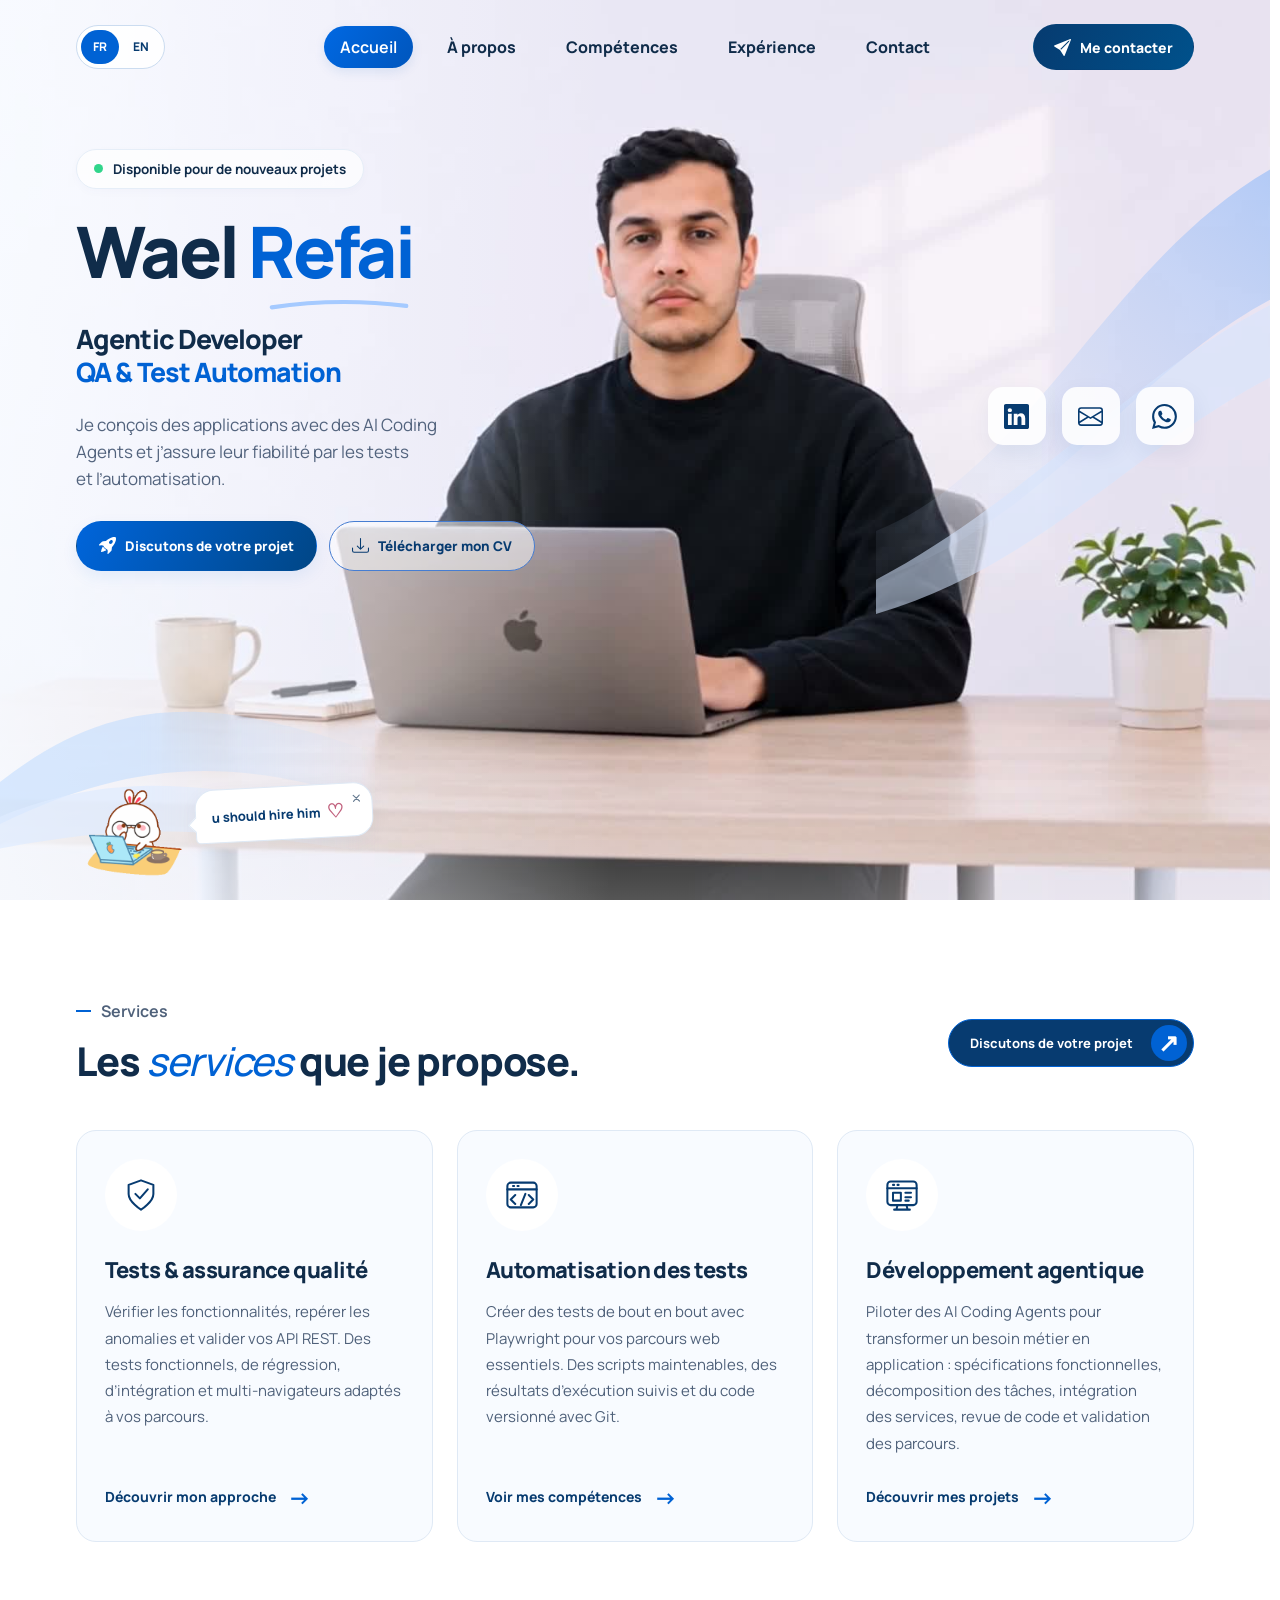
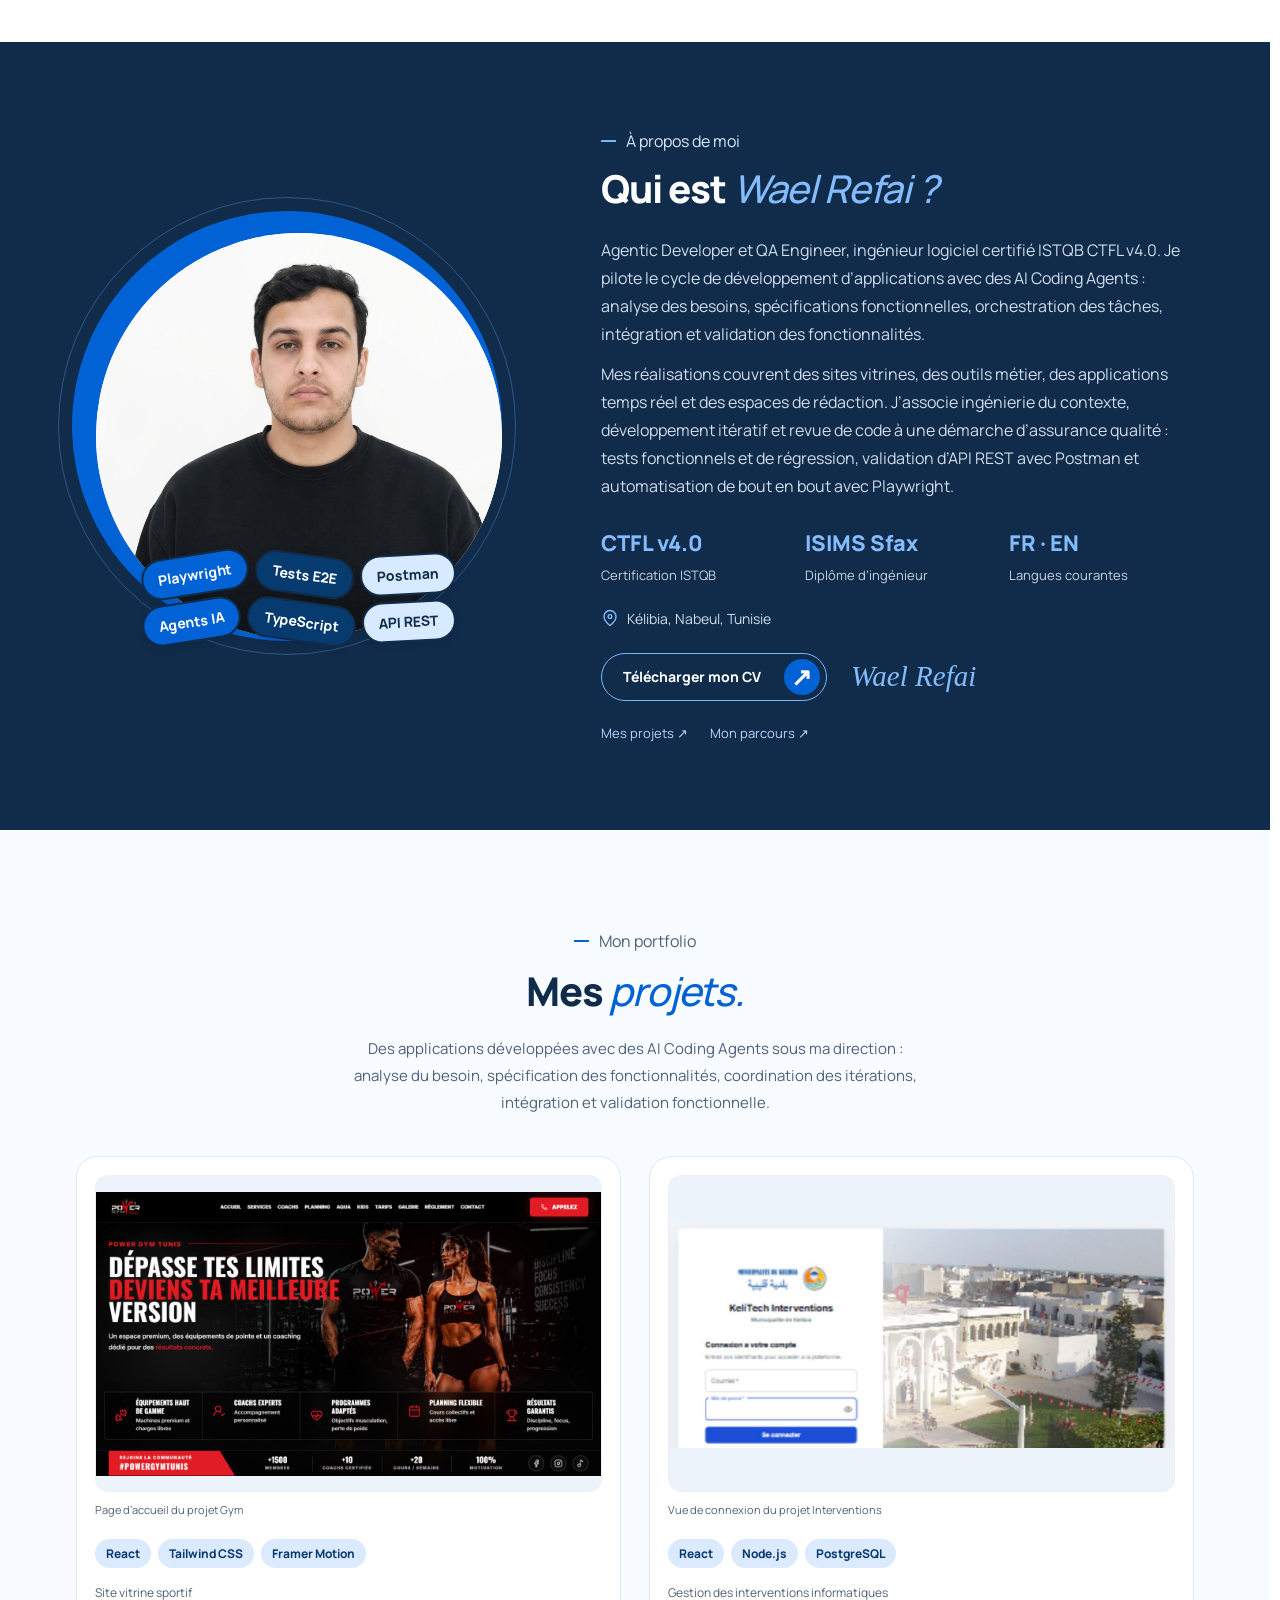
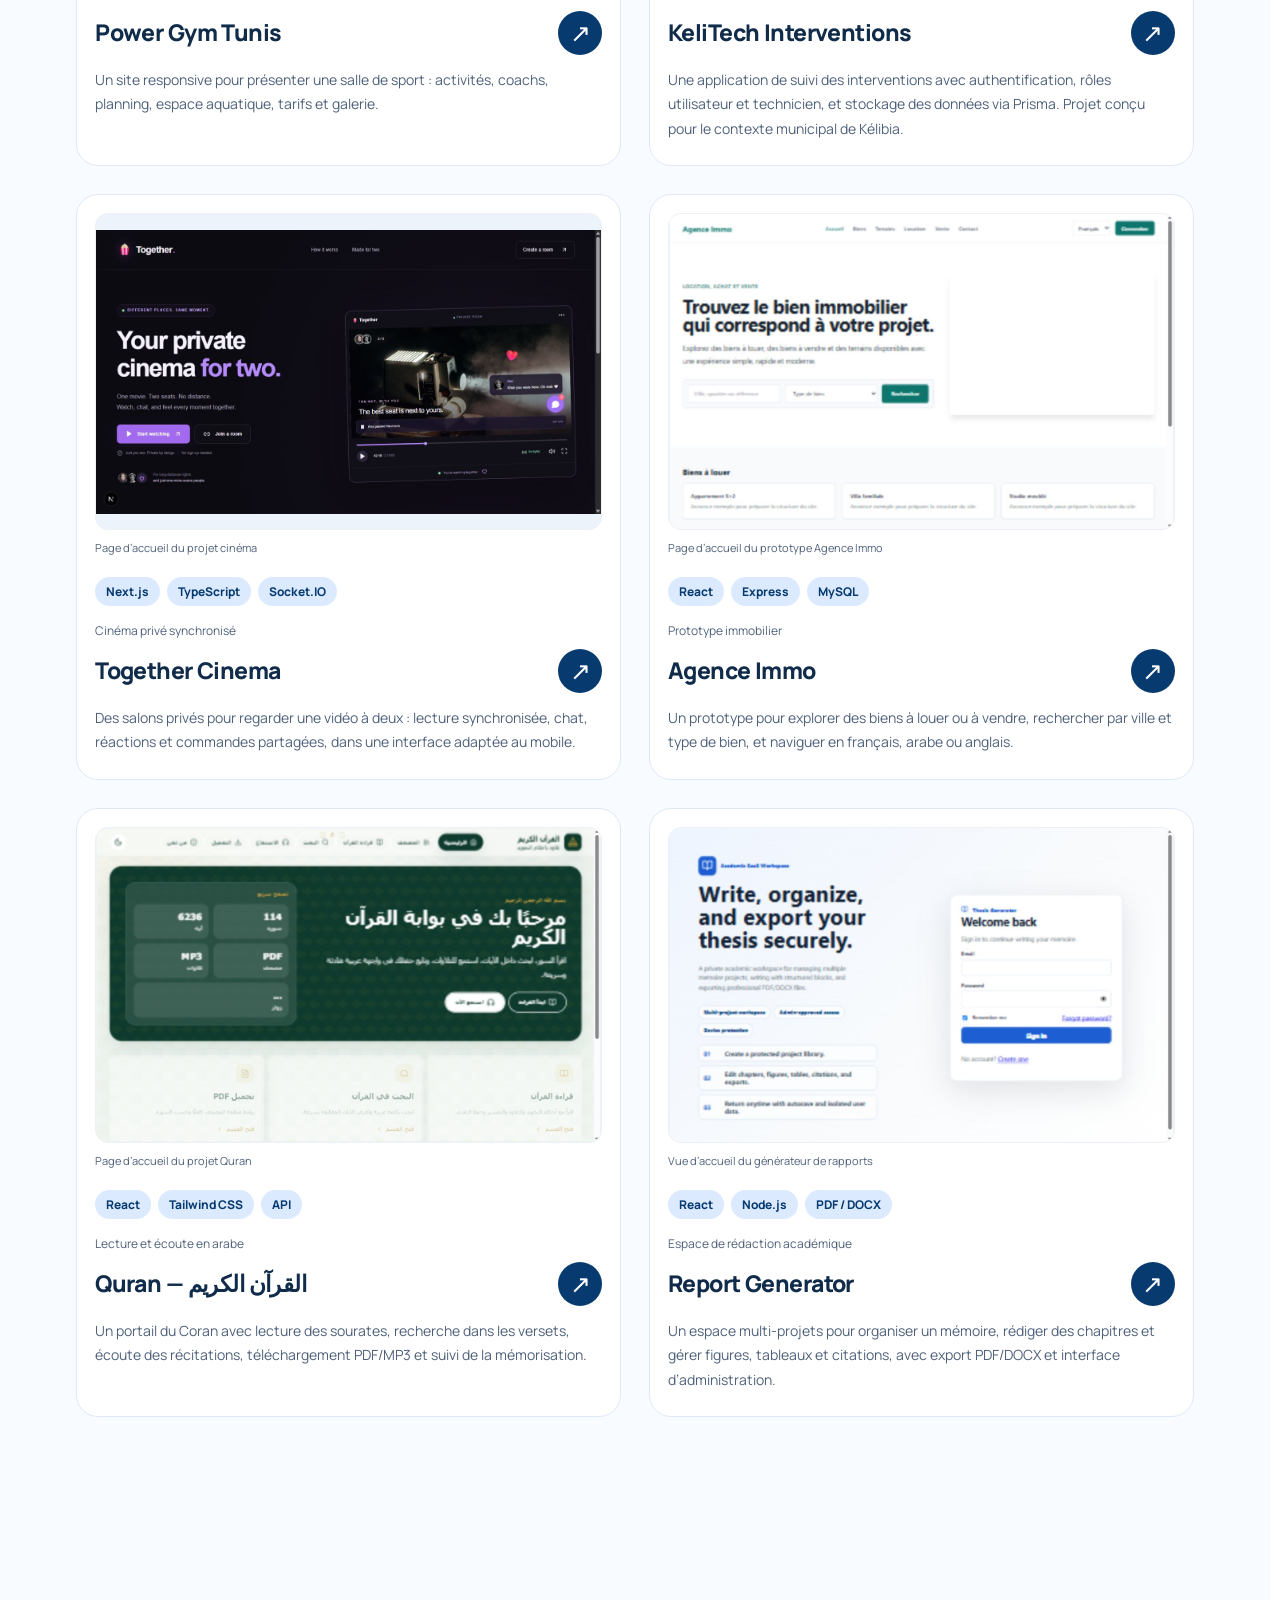
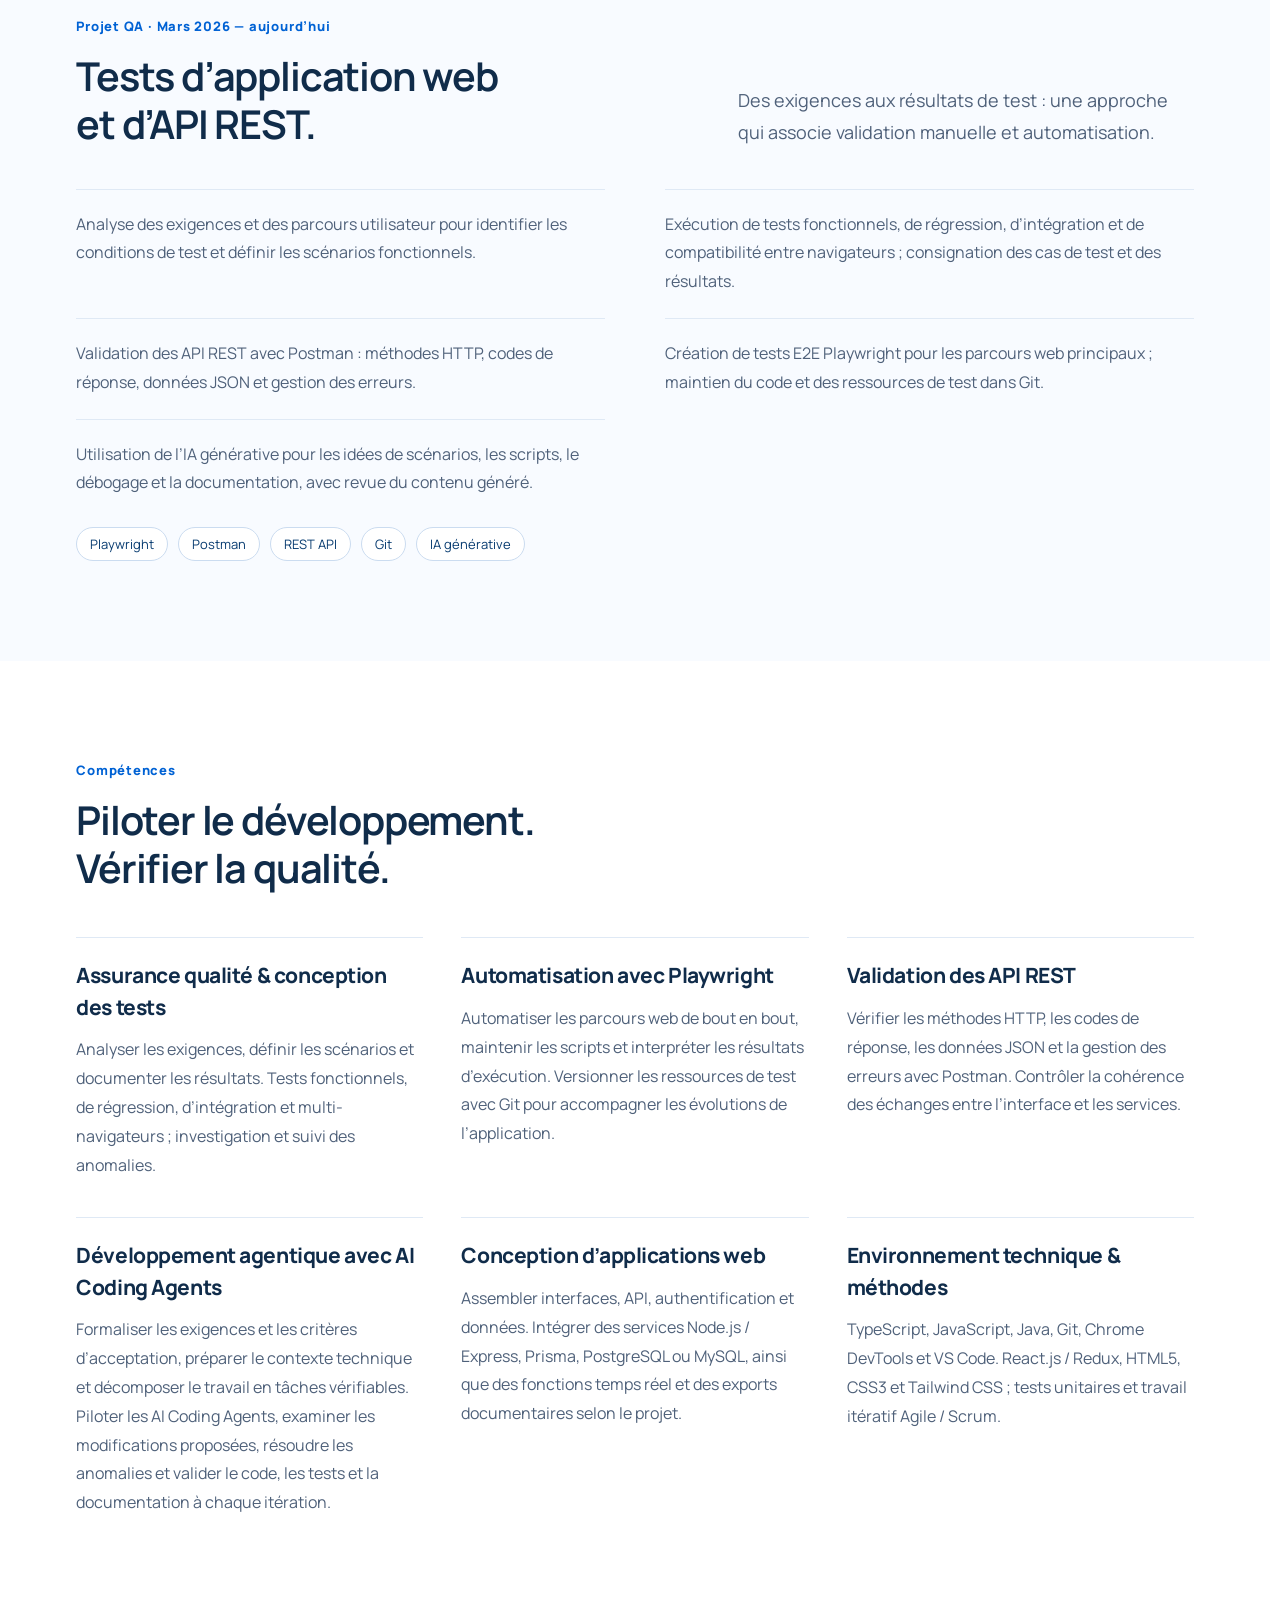
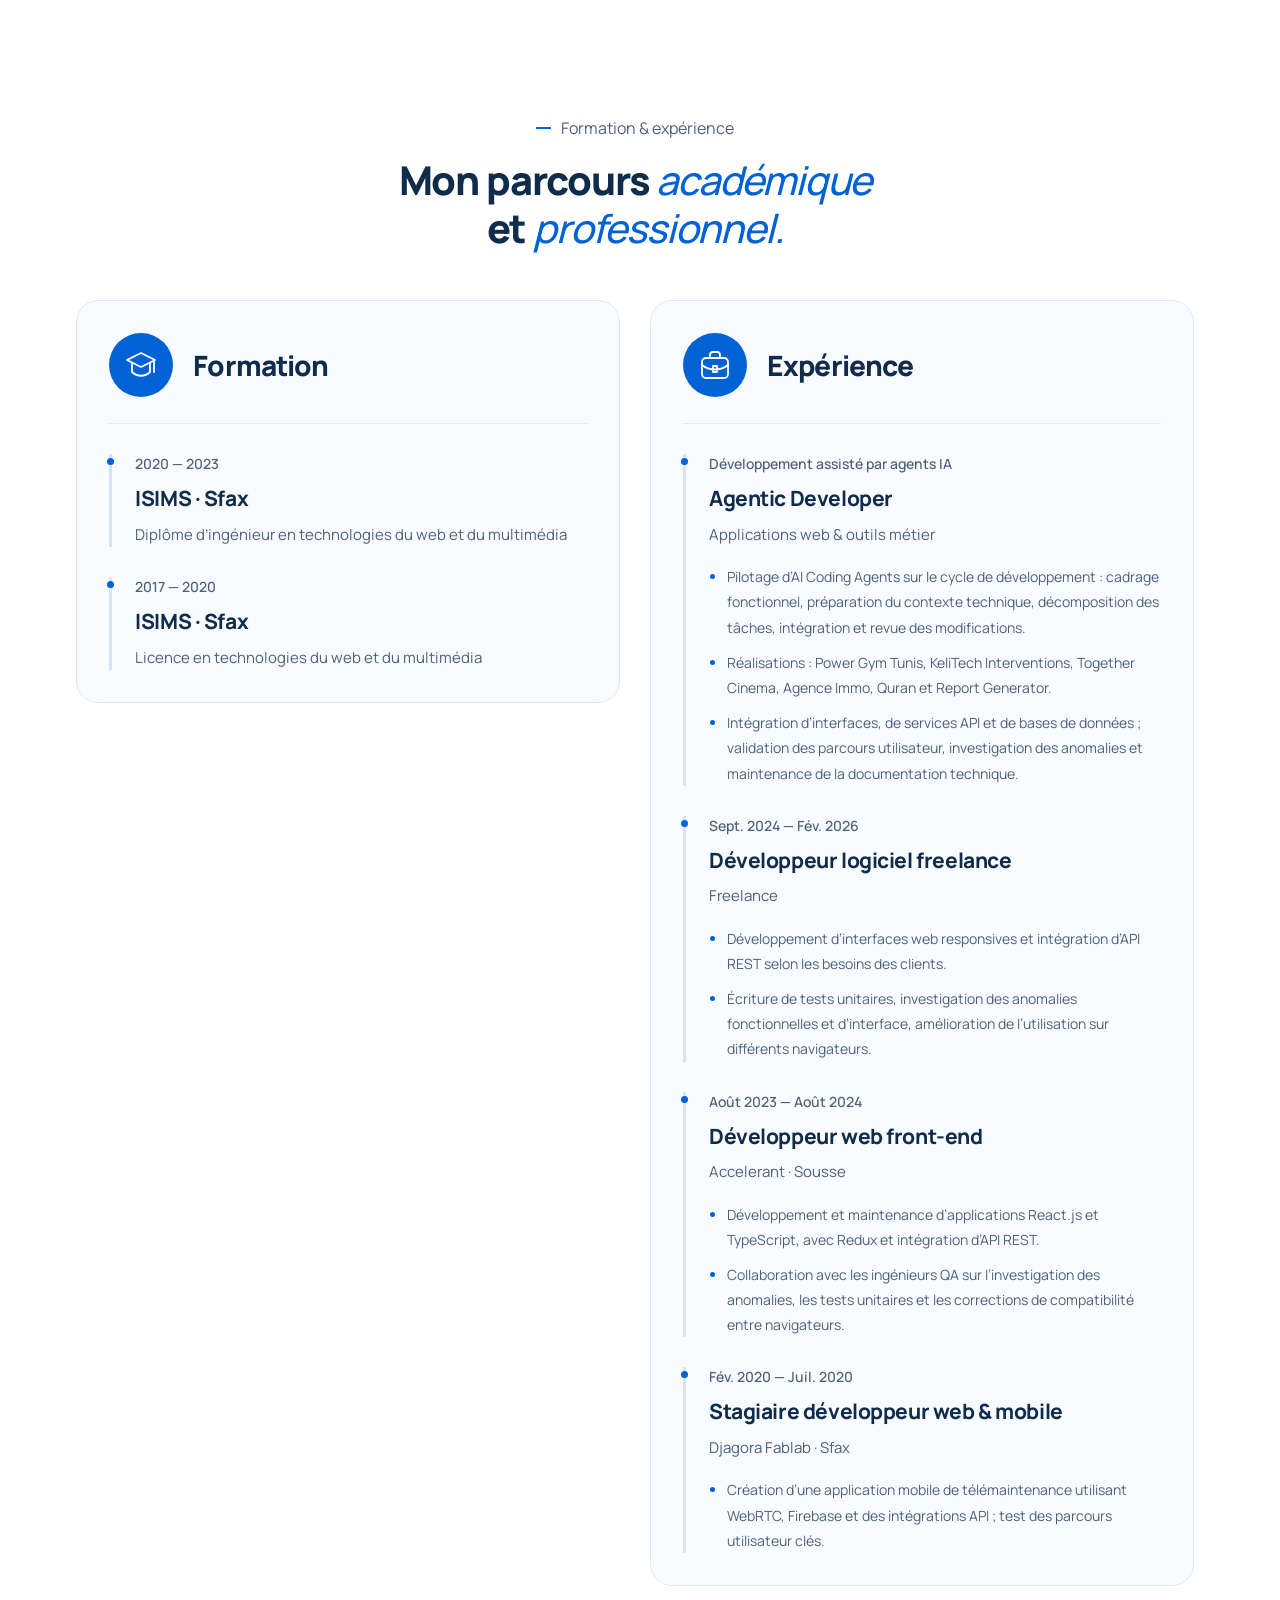
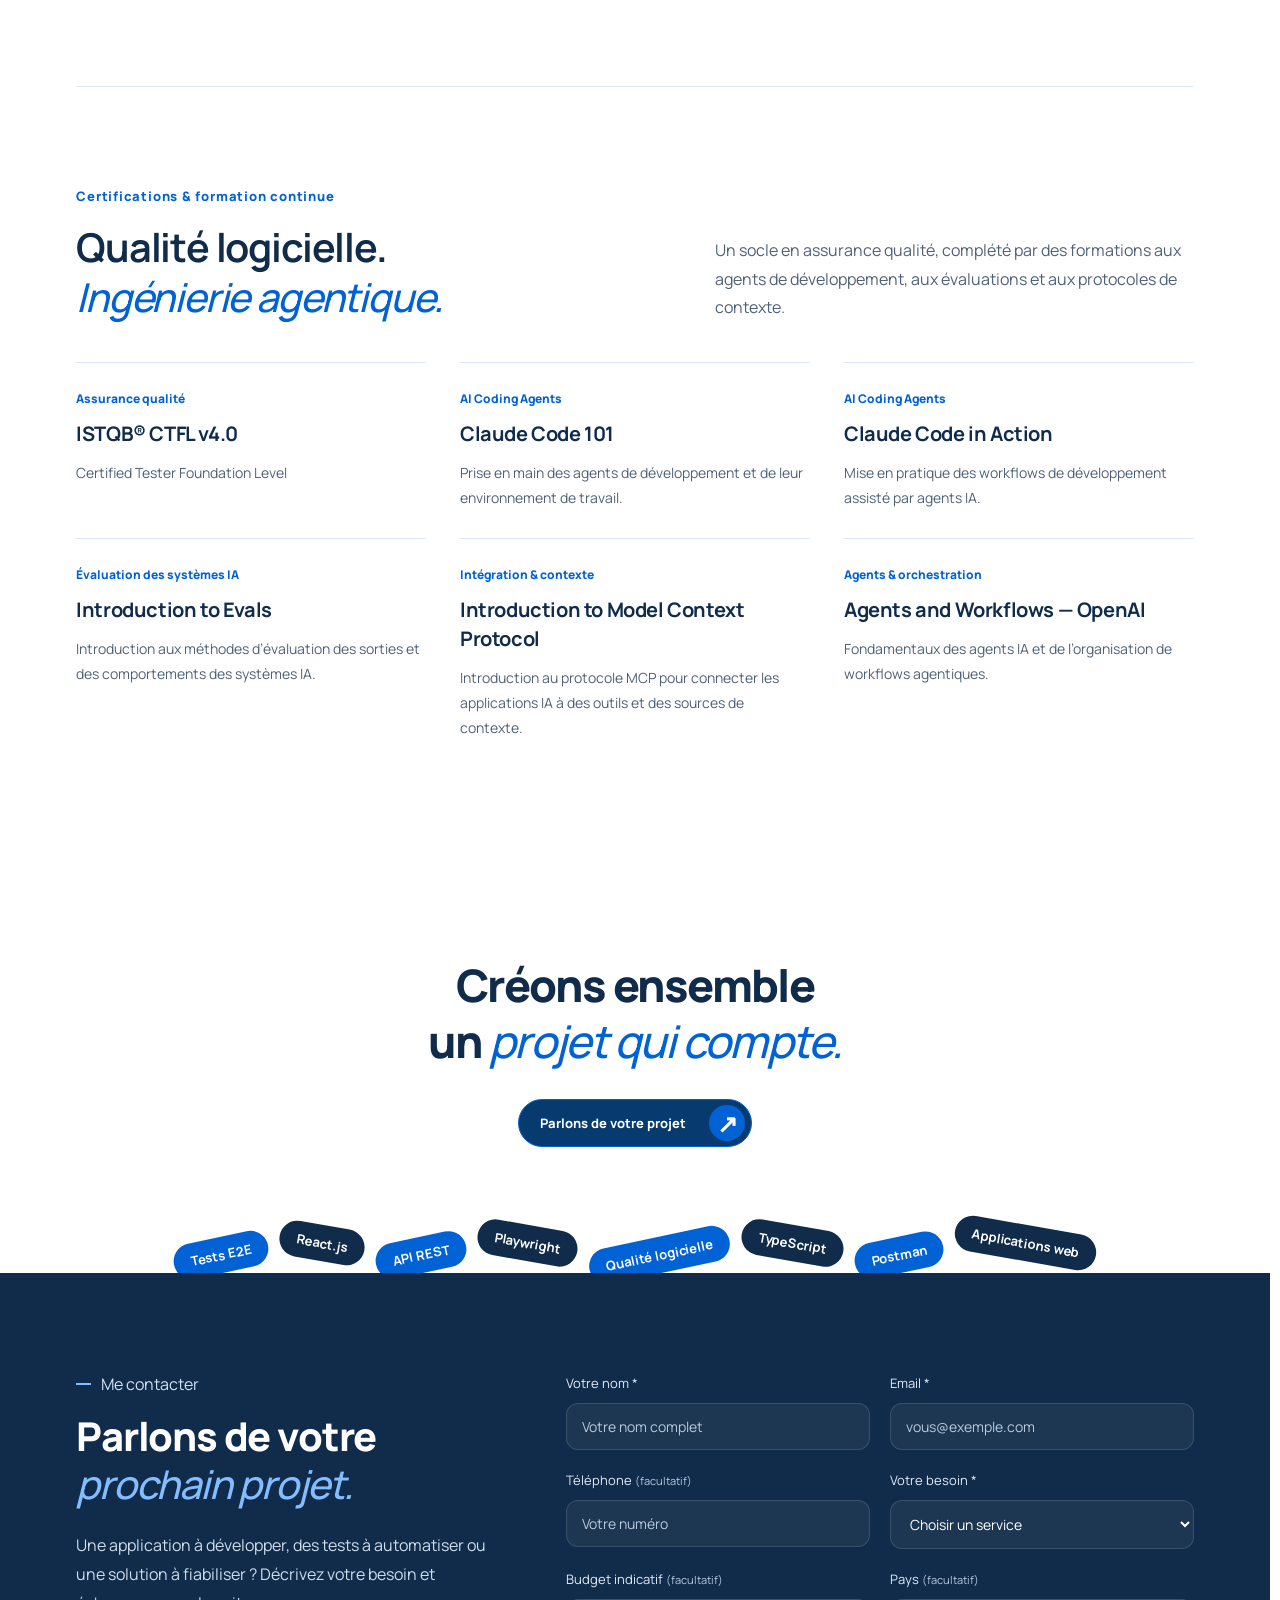
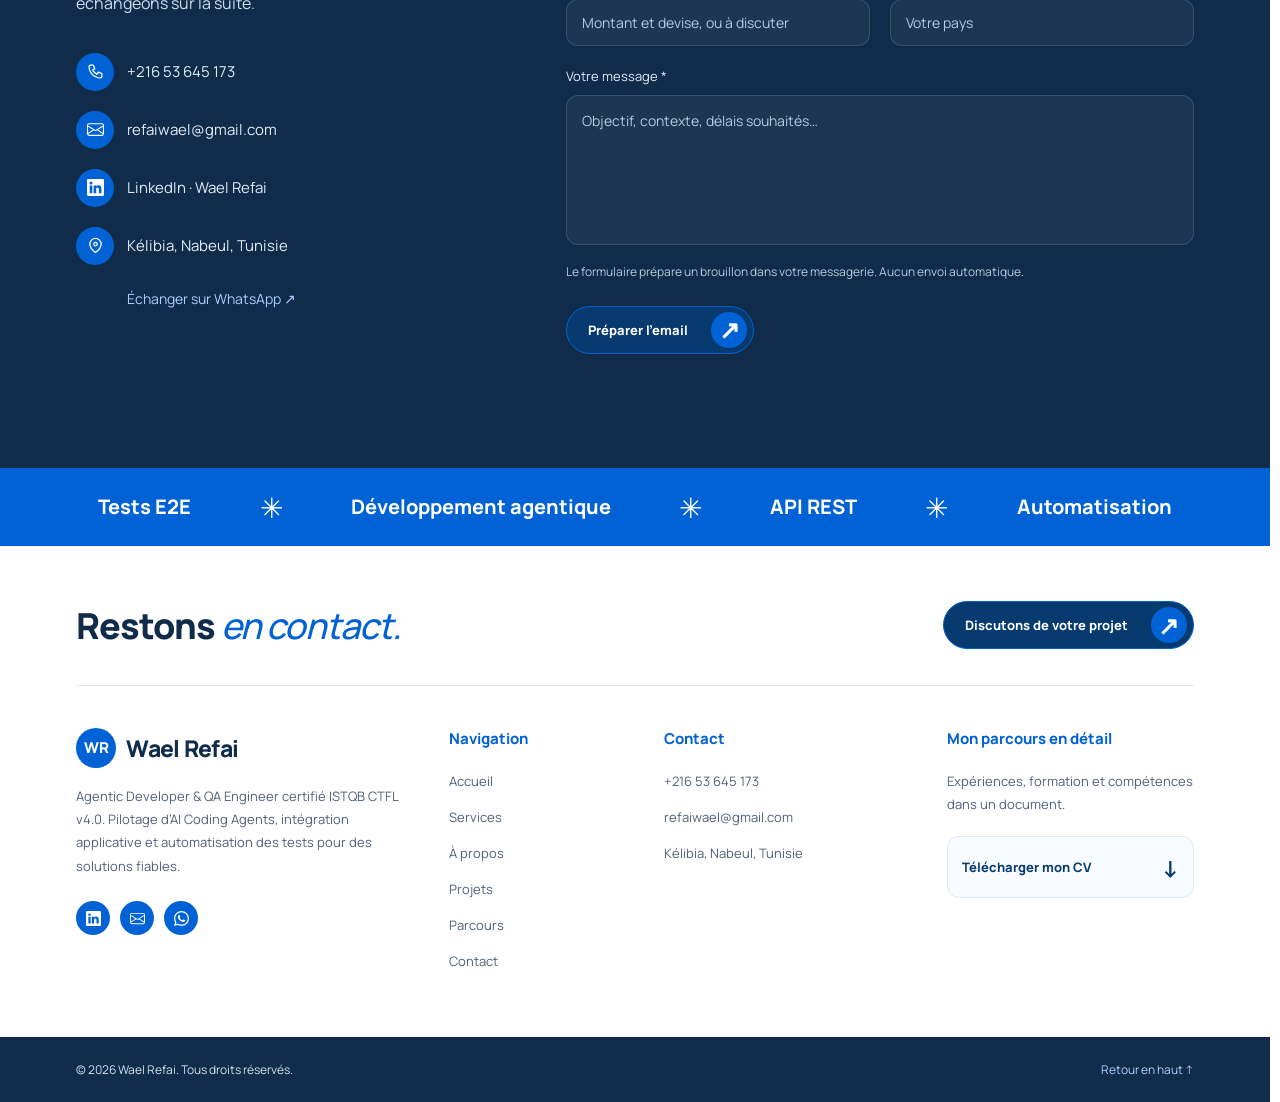
<file: index.html>
<!doctype html>
<html lang="fr">
<head>
  <meta charset="UTF-8">
  <meta name="viewport" content="width=device-width, initial-scale=1">
  <meta name="theme-color" content="#f7f9fc">
  <meta name="description" content="Wael Refai, Agentic Developer et QA Engineer certifié ISTQB CTFL v4.0 à Kélibia, Nabeul, Tunisie. Découvrez son parcours et contactez-le pour votre prochain projet.">
  <title>Wael Refai — Agentic Developer | QA & Test Automation</title>
  <link rel="icon" type="image/svg+xml" href="assets/favicon.svg">
  <link rel="preload" as="image" href="assets/hello.png">
  <style>
    .intro-screen { display:none; position:fixed; inset:0; z-index:100; background:#fff; }
    .hello-active .intro-screen { display:grid; place-items:center; }
  </style>
  <script>
    (() => {
      const root = document.documentElement;
      root.classList.add('intro-pending', 'hello-active');
      root.dataset.bootAt = String(performance.now());
      try { history.scrollRestoration = 'manual'; } catch {}
      let interacted = false;
      const freshHero = !location.hash || location.hash === '#accueil';
      const resetTop = () => {
        if (freshHero && !interacted) {
          try { window.scrollTo({ top: 0, left: 0, behavior: 'instant' }); }
          catch { window.scrollTo(0, 0); }
        }
      };
      for (const type of ['wheel', 'touchstart', 'pointerdown', 'keydown']) {
        window.addEventListener(type, () => { interacted = true; }, { once: true, passive: true });
      }
      resetTop();
      document.addEventListener('DOMContentLoaded', resetTop, { once: true });
      window.addEventListener('pageshow', event => { if (!event.persisted) resetTop(); }, { once: true });
      window.__startupSafety = window.setTimeout(() => {
        root.classList.remove('intro-pending');
        root.classList.add('hello-done');
        root.classList.remove('hello-active');
        root.dataset.startupResult = 'poster';
        root.dataset.fallbackReason = 'startup-script-timeout';
        root.dataset.contentReadyMs = String(Math.round(performance.now()));
      }, 4500);
      window.__helloSafety = window.setTimeout(() => {
        root.classList.add('hello-done');
        root.classList.remove('hello-active');
        root.dataset.helloHideMs = String(Math.round(performance.now()));
      }, 1800);
    })();
  </script>
  <link rel="stylesheet" href="styles.css?v=reference-2">
  <link rel="stylesheet" href="hero.css?v=centered-menu-1">
  <link rel="stylesheet" href="resume.css?v=ai-credentials-2-cv-1">
  <link rel="stylesheet" href="about.css?v=portrait-1">
  <link rel="stylesheet" href="services.css?v=services-1">
  <link rel="stylesheet" href="journey.css?v=journey-1">
  <link rel="stylesheet" href="projects.css?v=agentic-profile-1">
  <link rel="stylesheet" href="contact.css?v=studio-1">
  <script src="contact.js?v=languages-1" defer></script>
  <script src="app.js?v=languages-1" defer></script>
  <script src="startup.js?v=mobile-second-one-1" defer></script>
<link rel="stylesheet" href="i18n.css?v=languages-1"><script src="i18n.js?v=languages-1" defer></script></head>
<body>
      <div class="intro-screen" id="intro-screen" role="status" aria-label="Bonjour, bienvenue sur le portfolio">
        <div class="hello-word"><svg viewBox="0 0 447 447" role="img" aria-label="hello"><defs><filter id="hello-transparent" color-interpolation-filters="sRGB"><feColorMatrix type="matrix" values="0 0 0 0 0  0 0 0 0 0  0 0 0 0 0  -.333333 -.333333 -.333333 0 1"/></filter></defs><image href="assets/hello.png" width="447" height="447" filter="url(#hello-transparent)"/></svg></div>
      </div>

  <a class="skip-link" href="#contenu">Aller au contenu</a>
  <header class="site-header" data-enter="0"><div class="language-switch" role="group" aria-label="Langue du site"><button type="button" data-language="fr" aria-pressed="true" lang="fr" aria-label="Français">FR</button><button type="button" data-language="en" aria-pressed="false" lang="en" aria-label="English">EN</button></div>
    <button class="menu-toggle" aria-expanded="false" aria-controls="navigation" aria-label="Ouvrir le menu"><span></span><span></span></button>
    <nav id="navigation" aria-label="Navigation principale">
      <a class="active" href="#accueil" aria-current="location">Accueil</a>
      <a href="#a-propos">À propos</a>
      <a href="#competences">Compétences</a>
      <a href="#experience">Expérience</a>
      <a href="#contact">Contact</a>
    </nav>
    <a class="header-contact button" href="mailto:refaiwael@gmail.com"><svg viewBox="0 0 16 16" aria-hidden="true"><use href="assets/contact-icons.svg?v=reference-2#send"/></svg>Me contacter</a>
  </header>
  <main id="contenu">
    <section class="hero" id="accueil" aria-labelledby="hero-title">
      <div class="hero-media"><video id="background-video" muted playsinline preload="auto" aria-hidden="true"><source src="assets/intro-fast.mp4" type="video/mp4"></video></div>
      <div class="hero-shade"></div>
      <div class="hero-art" aria-hidden="true">
        <svg class="ribbon-right" viewBox="0 0 700 600" preserveAspectRatio="none"><defs><linearGradient id="ribbon-blue" x1="0" y1="1" x2="1" y2="0"><stop stop-color="#cde2ff" stop-opacity=".05"/><stop offset="1" stop-color="#5c9ffa" stop-opacity=".55"/></linearGradient></defs><path d="M0 480C250 400 340 85 700 60V200C390 210 280 455 0 530Z" fill="url(#ribbon-blue)"/><path d="M0 530C260 420 420 225 700 200V275C410 300 280 500 0 565Z" fill="#d5e6ff" opacity=".55"/></svg>
        <svg class="ribbon-left" viewBox="0 0 600 180" preserveAspectRatio="none"><path d="M0 170C210-15 360 10 600 80V130C340 50 200 90 0 180Z" fill="#bddaff" opacity=".55"/><path d="M0 170C230 65 350 105 600 135V175C310 135 230 140 0 180Z" fill="#dfecff" opacity=".7"/></svg>
      </div>
      <div class="hero-content page-width">
        <div class="intro">
          <p class="availability" data-enter=".05"><span aria-hidden="true"></span>Disponible pour de nouveaux projets</p>
          <h1 id="hero-title" data-enter=".15">Wael <span>Refai<svg viewBox="0 0 200 16" aria-hidden="true"><path d="M4 12Q99-2 196 10"/></svg></span></h1>
          <h2 data-enter=".2">Agentic Developer <span>QA & Test Automation</span></h2>
          <p class="hero-description" data-enter=".3">Je conçois des applications avec des AI Coding Agents et j’assure leur fiabilité par les tests et l’automatisation.</p>
          <div class="hero-actions" data-enter=".4">
            <a class="button primary" href="mailto:refaiwael@gmail.com"><svg viewBox="0 0 16 16" aria-hidden="true"><use href="assets/contact-icons.svg?v=reference-2#rocket"/></svg>Discutons de votre projet</a>
            <a class="button cv-link" href="assets/WaelRefaiCV.pdf?v=cv-1" download="WaelRefaiCV.pdf"><svg viewBox="0 0 16 16" aria-hidden="true"><use href="assets/contact-icons.svg?v=reference-2#download"/></svg>Télécharger mon CV</a>
          </div>
        </div>
      </div>
      <nav class="hero-socials" aria-label="Me contacter" data-enter=".4">
        <a href="https://www.linkedin.com/in/refaiwael/" target="_blank" rel="noopener noreferrer" aria-label="LinkedIn (nouvel onglet)" title="LinkedIn"><svg viewBox="0 0 16 16" aria-hidden="true"><use href="assets/contact-icons.svg?v=reference-2#linkedin"/></svg></a>
        <a href="mailto:refaiwael@gmail.com" aria-label="M’envoyer un email" title="Email"><svg viewBox="0 0 16 16" aria-hidden="true"><use href="assets/contact-icons.svg?v=reference-2#email"/></svg></a>
        <a href="https://wa.me/21653645173" target="_blank" rel="noopener noreferrer" aria-label="WhatsApp (nouvel onglet)" title="WhatsApp"><svg viewBox="0 0 16 16" aria-hidden="true"><use href="assets/contact-icons.svg?v=reference-2#whatsapp"/></svg></a>
      </nav>
    </section>
    <section class="services-section section page-width" id="services" aria-labelledby="services-title">
      <div class="services-heading"><div><p class="services-eyebrow">Services</p><h2 id="services-title">Les <em>services</em> que je propose.</h2></div><a class="services-contact" href="#contact">Discutons de votre projet <span aria-hidden="true">↗</span></a></div>
      <div class="services-grid">
        <article class="service-card"><span class="service-icon" aria-hidden="true"><svg viewBox="0 0 32 32"><path d="M16 3 27 7v8c0 7-11 14-11 14S5 22 5 15V7Z"/><path d="m11 15 4 4 7-8"/></svg></span><h3>Tests & assurance qualité</h3><p>Vérifier les fonctionnalités, repérer les anomalies et valider vos API REST. Des tests fonctionnels, de régression, d’intégration et multi-navigateurs adaptés à vos parcours.</p><a href="#projet-qa">Découvrir mon approche <span aria-hidden="true">→</span></a></article>
        <article class="service-card"><span class="service-icon" aria-hidden="true"><svg viewBox="0 0 32 32"><rect x="3" y="5" width="26" height="22" rx="3"/><path d="M3 11h26M8 8h1m3 0h1m-3 8-4 4 4 4m12-8 4 4-4 4m-3-9-4 10"/></svg></span><h3>Automatisation des tests</h3><p>Créer des tests de bout en bout avec Playwright pour vos parcours web essentiels. Des scripts maintenables, des résultats d’exécution suivis et du code versionné avec Git.</p><a href="#competences">Voir mes compétences <span aria-hidden="true">→</span></a></article>
        <article class="service-card"><span class="service-icon" aria-hidden="true"><svg viewBox="0 0 32 32"><rect x="3" y="4" width="26" height="21" rx="3"/><path d="M3 10h26M8 7h1m3 0h1M12 25l-1 4m9-4 1 4M9 29h14M8 14h7v7H8Zm11 0h5m-5 4h5m-5 3h3"/></svg></span><h3>Développement agentique</h3><p>Piloter des AI Coding Agents pour transformer un besoin métier en application : spécifications fonctionnelles, décomposition des tâches, intégration des services, revue de code et validation des parcours.</p><a href="#projets">Découvrir mes projets <span aria-hidden="true">→</span></a></article>
      </div>
    </section>
    <section class="about-showcase section" id="a-propos" aria-labelledby="about-title">
      <div class="about-layout page-width">
        <div class="about-visual"><div class="portrait-halo" aria-hidden="true"></div><div class="portrait-frame"><img src="assets/wael-portrait.jpg" width="768" height="1364" loading="lazy" decoding="async" alt="Portrait de Wael Refai"></div>
          <ul class="portrait-skills" aria-label="Mes outils et domaines"><li>Playwright</li><li>Tests E2E</li><li>Postman</li><li>Agents IA</li><li>TypeScript</li><li>API REST</li></ul>
        </div>
        <div class="about-content"><p class="about-eyebrow">À propos de moi</p><h2 id="about-title">Qui est <em>Wael Refai ?</em></h2>
          <div class="about-copy"><p>Agentic Developer et QA Engineer, ingénieur logiciel certifié ISTQB CTFL v4.0. Je pilote le cycle de développement d’applications avec des AI Coding Agents : analyse des besoins, spécifications fonctionnelles, orchestration des tâches, intégration et validation des fonctionnalités.</p><p>Mes réalisations couvrent des sites vitrines, des outils métier, des applications temps réel et des espaces de rédaction. J’associe ingénierie du contexte, développement itératif et revue de code à une démarche d’assurance qualité : tests fonctionnels et de régression, validation d’API REST avec Postman et automatisation de bout en bout avec Playwright.</p></div>
          <dl class="about-facts"><div><dt>CTFL v4.0</dt><dd>Certification ISTQB</dd></div><div><dt>ISIMS Sfax</dt><dd>Diplôme d’ingénieur</dd></div><div><dt>FR · EN</dt><dd>Langues courantes</dd></div></dl>
          <p class="about-location"><svg viewBox="0 0 24 24" aria-hidden="true"><path d="M20 10c0 6-8 12-8 12S4 16 4 10a8 8 0 1 1 16 0Z"/><circle cx="12" cy="10" r="2.5"/></svg>Kélibia, Nabeul, Tunisie</p>
          <div class="about-actions"><a class="about-download" href="assets/WaelRefaiCV.pdf?v=cv-1" download="WaelRefaiCV.pdf">Télécharger mon CV <span aria-hidden="true">↗</span></a><span class="about-signature">Wael Refai</span></div>
          <nav class="about-links" aria-label="Explorer mon parcours"><a href="#projets">Mes projets ↗</a><a href="#formation">Mon parcours ↗</a></nav>
        </div>
      </div>
    </section>
    <section class="projects-showcase section" id="projets" aria-labelledby="projects-title"><div class="page-width"><header class="projects-heading"><p>Mon portfolio</p><h2 id="projects-title">Mes <em>projets.</em></h2><p class="projects-approach">Des applications développées avec des AI Coding Agents sous ma direction : analyse du besoin, spécification des fonctionnalités, coordination des itérations, intégration et validation fonctionnelle.</p></header><div class="projects-grid">
        <article class="project-tile"><figure><img class="project-preview" src="assets/projects/gym.jpg" width="1280" height="720" loading="lazy" decoding="async" alt="Page d’accueil du projet Gym"><figcaption>Page d’accueil du projet Gym</figcaption></figure><ul class="project-labels" aria-label="Technologies"><li>React</li><li>Tailwind CSS</li><li>Framer Motion</li></ul><p class="project-context">Site vitrine sportif</p><div class="project-title-row"><h3>Power Gym Tunis</h3><a href="projects/gym.html" aria-label="Découvrir le projet Power Gym Tunis" title="Découvrir le projet"><span aria-hidden="true">↗</span></a></div><p class="project-summary">Un site responsive pour présenter une salle de sport : activités, coachs, planning, espace aquatique, tarifs et galerie.</p></article>
        <article class="project-tile"><figure><img class="project-preview" src="assets/projects/interventions.jpg" width="1280" height="580" loading="lazy" decoding="async" alt="Vue de connexion du projet Interventions"><figcaption>Vue de connexion du projet Interventions</figcaption></figure><ul class="project-labels" aria-label="Technologies"><li>React</li><li>Node.js</li><li>PostgreSQL</li></ul><p class="project-context">Gestion des interventions informatiques</p><div class="project-title-row"><h3>KeliTech Interventions</h3><a href="projects/interventions.html" aria-label="Découvrir le projet KeliTech Interventions" title="Découvrir le projet"><span aria-hidden="true">↗</span></a></div><p class="project-summary">Une application de suivi des interventions avec authentification, rôles utilisateur et technicien, et stockage des données via Prisma. Projet conçu pour le contexte municipal de Kélibia.</p></article>
        <article class="project-tile"><figure><img class="project-preview" src="assets/projects/cinema.jpg" width="1265" height="712" loading="lazy" decoding="async" alt="Page d’accueil du projet cinéma"><figcaption>Page d’accueil du projet cinéma</figcaption></figure><ul class="project-labels" aria-label="Technologies"><li>Next.js</li><li>TypeScript</li><li>Socket.IO</li></ul><p class="project-context">Cinéma privé synchronisé</p><div class="project-title-row"><h3>Together Cinema</h3><a href="projects/cinema.html" aria-label="Découvrir le projet Together Cinema" title="Découvrir le projet"><span aria-hidden="true">↗</span></a></div><p class="project-summary">Des salons privés pour regarder une vidéo à deux : lecture synchronisée, chat, réactions et commandes partagées, dans une interface adaptée au mobile.</p></article>
        <article class="project-tile"><figure><img class="project-preview" src="assets/projects/immo.jpg" width="1265" height="791" loading="lazy" decoding="async" alt="Page d’accueil du prototype Agence Immo"><figcaption>Page d’accueil du prototype Agence Immo</figcaption></figure><ul class="project-labels" aria-label="Technologies"><li>React</li><li>Express</li><li>MySQL</li></ul><p class="project-context">Prototype immobilier</p><div class="project-title-row"><h3>Agence Immo</h3><a href="projects/agence-immo.html" aria-label="Découvrir le projet Agence Immo" title="Découvrir le projet"><span aria-hidden="true">↗</span></a></div><p class="project-summary">Un prototype pour explorer des biens à louer ou à vendre, rechercher par ville et type de bien, et naviguer en français, arabe ou anglais.</p></article>
        <article class="project-tile"><figure><img class="project-preview" src="assets/projects/quran.jpg" width="1265" height="791" loading="lazy" decoding="async" alt="Page d’accueil du projet Quran"><figcaption>Page d’accueil du projet Quran</figcaption></figure><ul class="project-labels" aria-label="Technologies"><li>React</li><li>Tailwind CSS</li><li>API</li></ul><p class="project-context">Lecture et écoute en arabe</p><div class="project-title-row"><h3>Quran — القرآن الكريم</h3><a href="projects/quran.html" aria-label="Découvrir le projet Quran — القرآن الكريم" title="Découvrir le projet"><span aria-hidden="true">↗</span></a></div><p class="project-summary">Un portail du Coran avec lecture des sourates, recherche dans les versets, écoute des récitations, téléchargement PDF/MP3 et suivi de la mémorisation.</p></article>
        <article class="project-tile"><figure><img class="project-preview" src="assets/projects/report.jpg" width="1265" height="791" loading="lazy" decoding="async" alt="Vue d’accueil du générateur de rapports"><figcaption>Vue d’accueil du générateur de rapports</figcaption></figure><ul class="project-labels" aria-label="Technologies"><li>React</li><li>Node.js</li><li>PDF / DOCX</li></ul><p class="project-context">Espace de rédaction académique</p><div class="project-title-row"><h3>Report Generator</h3><a href="projects/report-generator.html" aria-label="Découvrir le projet Report Generator" title="Découvrir le projet"><span aria-hidden="true">↗</span></a></div><p class="project-summary">Un espace multi-projets pour organiser un mémoire, rédiger des chapitres et gérer figures, tableaux et citations, avec export PDF/DOCX et interface d’administration.</p></article>
      </div></div></section>
    <section class="cv-project section" id="projet-qa" aria-labelledby="project-title"><div class="page-width">
      <div class="cv-section-heading"><div><p class="cv-kicker">Projet QA · Mars 2026 — aujourd’hui</p><h2 id="project-title">Tests d’application web<br>et d’API REST.</h2></div><p>Des exigences aux résultats de test : une approche qui associe validation manuelle et automatisation.</p></div>
      <ul class="cv-project-list"><li>Analyse des exigences et des parcours utilisateur pour identifier les conditions de test et définir les scénarios fonctionnels.</li><li>Exécution de tests fonctionnels, de régression, d’intégration et de compatibilité entre navigateurs ; consignation des cas de test et des résultats.</li><li>Validation des API REST avec Postman : méthodes HTTP, codes de réponse, données JSON et gestion des erreurs.</li><li>Création de tests E2E Playwright pour les parcours web principaux ; maintien du code et des ressources de test dans Git.</li><li>Utilisation de l’IA générative pour les idées de scénarios, les scripts, le débogage et la documentation, avec revue du contenu généré.</li></ul>
      <div class="cv-tags" aria-label="Outils du projet"><span>Playwright</span><span>Postman</span><span>REST API</span><span>Git</span><span>IA générative</span></div>
    </div></section>
    <section class="section page-width" id="competences" aria-labelledby="skills-title"><p class="cv-kicker">Compétences</p><h2 id="skills-title">Piloter le développement.<br>Vérifier la qualité.</h2><div class="cv-skills">
      <article><h3>Assurance qualité & conception des tests</h3><p>Analyser les exigences, définir les scénarios et documenter les résultats. Tests fonctionnels, de régression, d’intégration et multi-navigateurs ; investigation et suivi des anomalies.</p></article>
      <article><h3>Automatisation avec Playwright</h3><p>Automatiser les parcours web de bout en bout, maintenir les scripts et interpréter les résultats d’exécution. Versionner les ressources de test avec Git pour accompagner les évolutions de l’application.</p></article>
      <article><h3>Validation des API REST</h3><p>Vérifier les méthodes HTTP, les codes de réponse, les données JSON et la gestion des erreurs avec Postman. Contrôler la cohérence des échanges entre l’interface et les services.</p></article>
      <article><h3>Développement agentique avec AI Coding Agents</h3><p>Formaliser les exigences et les critères d’acceptation, préparer le contexte technique et décomposer le travail en tâches vérifiables. Piloter les AI Coding Agents, examiner les modifications proposées, résoudre les anomalies et valider le code, les tests et la documentation à chaque itération.</p></article>
      <article><h3>Conception d’applications web</h3><p>Assembler interfaces, API, authentification et données. Intégrer des services Node.js / Express, Prisma, PostgreSQL ou MySQL, ainsi que des fonctions temps réel et des exports documentaires selon le projet.</p></article>
      <article><h3>Environnement technique & méthodes</h3><p>TypeScript, JavaScript, Java, Git, Chrome DevTools et VS Code. React.js / Redux, HTML5, CSS3 et Tailwind CSS ; tests unitaires et travail itératif Agile / Scrum.</p></article>
    </div></section>
    <section class="journey-section section page-width" id="experience" aria-labelledby="experience-title">
      <header class="journey-heading"><p>Formation & expérience</p><h2 id="experience-title">Mon parcours <em>académique</em><br>et <em>professionnel.</em></h2></header>
      <div class="journey-grid">
        <section class="journey-card" id="formation" aria-labelledby="education-title"><header class="journey-card-heading"><span aria-hidden="true"><svg viewBox="0 0 32 32"><path d="m2 11 14-7 14 7-14 7Z"/><path d="M7 14v9c5 5 13 5 18 0v-9M29 12v11"/></svg></span><h3 id="education-title">Formation</h3></header>
          <div class="journey-list"><article class="journey-entry"><p class="cv-date">2020 — 2023</p><h4>ISIMS · Sfax</h4><p>Diplôme d’ingénieur en technologies du web et du multimédia</p></article><article class="journey-entry"><p class="cv-date">2017 — 2020</p><h4>ISIMS · Sfax</h4><p>Licence en technologies du web et du multimédia</p></article></div>
        </section>
        <section class="journey-card" aria-labelledby="work-title"><header class="journey-card-heading"><span aria-hidden="true"><svg viewBox="0 0 32 32"><rect x="3" y="9" width="26" height="20" rx="4"/><path d="M11 9V6a3 3 0 0 1 3-3h4a3 3 0 0 1 3 3v3M3 16c7 6 19 6 26 0M14 17h4v6h-4Z"/></svg></span><h3 id="work-title">Expérience</h3></header><div class="journey-list"><article class="journey-entry"><div class="cv-role"><p class="cv-date">Développement assisté par agents IA</p><h4>Agentic Developer</h4><p>Applications web & outils métier</p></div><ul><li>Pilotage d’AI Coding Agents sur le cycle de développement : cadrage fonctionnel, préparation du contexte technique, décomposition des tâches, intégration et revue des modifications.</li><li>Réalisations : Power Gym Tunis, KeliTech Interventions, Together Cinema, Agence Immo, Quran et Report Generator.</li><li>Intégration d’interfaces, de services API et de bases de données ; validation des parcours utilisateur, investigation des anomalies et maintenance de la documentation technique.</li></ul></article><article class="journey-entry"><div class="cv-role"><p class="cv-date">Sept. 2024 — Fév. 2026</p><h4>Développeur logiciel freelance</h4><p>Freelance</p></div><ul><li>Développement d’interfaces web responsives et intégration d’API REST selon les besoins des clients.</li><li>Écriture de tests unitaires, investigation des anomalies fonctionnelles et d’interface, amélioration de l’utilisation sur différents navigateurs.</li></ul></article>
      <article class="journey-entry"><div class="cv-role"><p class="cv-date">Août 2023 — Août 2024</p><h4>Développeur web front-end</h4><p>Accelerant · Sousse</p></div><ul><li>Développement et maintenance d’applications React.js et TypeScript, avec Redux et intégration d’API REST.</li><li>Collaboration avec les ingénieurs QA sur l’investigation des anomalies, les tests unitaires et les corrections de compatibilité entre navigateurs.</li></ul></article>
      <article class="journey-entry" id="projet-webrtc"><div class="cv-role"><p class="cv-date">Fév. 2020 — Juil. 2020</p><h4>Stagiaire développeur web & mobile</h4><p>Djagora Fablab · Sfax</p></div><ul><li>Création d’une application mobile de télémaintenance utilisant WebRTC, Firebase et des intégrations API ; test des parcours utilisateur clés.</li></ul></article></div></section>
      </div>
    </section>
    <section class="certifications-section section page-width" id="certifications" aria-labelledby="certifications-title"><header class="certifications-heading"><p class="cv-kicker">Certifications & formation continue</p><h2 id="certifications-title">Qualité logicielle.<br><em>Ingénierie agentique.</em></h2><p>Un socle en assurance qualité, complété par des formations aux agents de développement, aux évaluations et aux protocoles de contexte.</p></header><div class="certifications-grid"><article class="certification-item"><p class="certification-domain">Assurance qualité</p><h3>ISTQB® CTFL v4.0</h3><p>Certified Tester Foundation Level</p></article><article class="certification-item"><p class="certification-domain">AI Coding Agents</p><h3>Claude Code 101</h3><p>Prise en main des agents de développement et de leur environnement de travail.</p></article><article class="certification-item"><p class="certification-domain">AI Coding Agents</p><h3>Claude Code in Action</h3><p>Mise en pratique des workflows de développement assisté par agents IA.</p></article><article class="certification-item"><p class="certification-domain">Évaluation des systèmes IA</p><h3>Introduction to Evals</h3><p>Introduction aux méthodes d’évaluation des sorties et des comportements des systèmes IA.</p></article><article class="certification-item"><p class="certification-domain">Intégration & contexte</p><h3>Introduction to Model Context Protocol</h3><p>Introduction au protocole MCP pour connecter les applications IA à des outils et des sources de contexte.</p></article><article class="certification-item"><p class="certification-domain">Agents & orchestration</p><h3>Agents and Workflows — OpenAI</h3><p>Fondamentaux des agents IA et de l’organisation de workflows agentiques.</p></article></div></section>
    <section class="collaborate-section" aria-labelledby="collaborate-title"><div class="page-width"><h2 id="collaborate-title">Créons ensemble<br>un <em>projet qui compte.</em></h2><a class="contact-pill" href="#contact">Parlons de votre projet <span aria-hidden="true">↗</span></a><ul class="collaborate-tags" aria-label="Domaines d’intervention"><li>Tests E2E</li><li>React.js</li><li>API REST</li><li>Playwright</li><li>Qualité logicielle</li><li>TypeScript</li><li>Postman</li><li>Applications web</li></ul></div></section>
    <section class="contact-studio section" id="contact" aria-labelledby="contact-title"><div class="page-width contact-studio-grid"><div class="contact-studio-copy"><p class="contact-eyebrow">Me contacter</p><h2 id="contact-title">Parlons de votre<br><em>prochain projet.</em></h2><p>Une application à développer, des tests à automatiser ou une solution à fiabiliser ? Décrivez votre besoin et échangeons sur la suite.</p><ul class="contact-addresses">
      <li><span aria-hidden="true"><svg class="contact-line-icon" viewBox="0 0 24 24"><path d="M5 3h4l2 5-3 2a16 16 0 0 0 6 6l2-3 5 2v4a2 2 0 0 1-2 2C10 21 3 14 3 5a2 2 0 0 1 2-2Z"/></svg></span><a href="tel:+21653645173">+216 53 645 173</a></li><li><span aria-hidden="true"><svg viewBox="0 0 16 16"><use href="assets/contact-icons.svg#email"/></svg></span><a href="mailto:refaiwael@gmail.com">refaiwael@gmail.com</a></li><li><span aria-hidden="true"><svg viewBox="0 0 16 16"><use href="assets/contact-icons.svg#linkedin"/></svg></span><a href="https://www.linkedin.com/in/refaiwael/" target="_blank" rel="noopener noreferrer">LinkedIn · Wael Refai</a></li><li><span aria-hidden="true"><svg class="contact-line-icon" viewBox="0 0 24 24"><path d="M20 10c0 6-8 12-8 12S4 16 4 10a8 8 0 1 1 16 0Z"/><circle cx="12" cy="10" r="2.5"/></svg></span><p>Kélibia, Nabeul, Tunisie</p></li></ul><a class="contact-whatsapp" href="https://wa.me/21653645173" target="_blank" rel="noopener noreferrer">Échanger sur WhatsApp ↗</a></div>
      <form id="project-contact-form" class="project-contact-form" action="mailto:refaiwael@gmail.com" method="post" enctype="text/plain" novalidate><div class="contact-fields">
        <div class="contact-field"><label for="contact-name">Votre nom *</label><input id="contact-name" name="name" autocomplete="name" required maxlength="120" placeholder="Votre nom complet" aria-describedby="contact-name-error"><span class="field-error" id="contact-name-error"></span></div>
        <div class="contact-field"><label for="contact-email">Email *</label><input id="contact-email" name="email" type="email" autocomplete="email" required maxlength="180" placeholder="vous@exemple.com" aria-describedby="contact-email-error"><span class="field-error" id="contact-email-error"></span></div>
        <div class="contact-field"><label for="contact-phone">Téléphone <small>(facultatif)</small></label><input id="contact-phone" name="phone" type="tel" autocomplete="tel" maxlength="50" placeholder="Votre numéro"></div>
        <div class="contact-field"><label for="contact-service">Votre besoin *</label><select id="contact-service" name="service" required aria-describedby="contact-service-error"><option value="">Choisir un service</option><option>Tests & assurance qualité</option><option>Automatisation des tests</option><option>Développement agentique avec AI Coding Agents</option><option>Autre projet ou opportunité</option></select><span class="field-error" id="contact-service-error"></span></div>
        <div class="contact-field"><label for="contact-budget">Budget indicatif <small>(facultatif)</small></label><input id="contact-budget" name="budget" maxlength="100" placeholder="Montant et devise, ou à discuter"></div>
        <div class="contact-field"><label for="contact-country">Pays <small>(facultatif)</small></label><input id="contact-country" name="country" autocomplete="country-name" maxlength="100" placeholder="Votre pays"></div>
        <div class="contact-field contact-field-wide"><label for="contact-message">Votre message *</label><textarea id="contact-message" name="message" rows="5" required maxlength="2000" placeholder="Objectif, contexte, délais souhaités…" aria-describedby="contact-message-error"></textarea><span class="field-error" id="contact-message-error"></span></div>
      </div><p class="contact-form-note">Le formulaire prépare un brouillon dans votre messagerie. Aucun envoi automatique.</p><button class="contact-pill" type="submit">Préparer l’email <span aria-hidden="true">↗</span></button><p id="contact-form-status" class="contact-form-status" role="status"></p>
      <div id="contact-draft" class="contact-draft" hidden><h3>Votre brouillon est prêt</h3><p>Ouvrez-le dans votre messagerie pour le relire et l’envoyer. Vous pouvez aussi copier le texte ci-dessous.</p><a id="contact-draft-link" class="contact-draft-link">Ouvrir le brouillon ↗</a><pre id="contact-draft-preview"></pre></div></form>
    </div></section>
  </main>
      <aside class="hire-bunny" data-enter=".75" aria-label="Un petit mot du lapin">
        <img src="assets/cute-rabbit.gif?v=loop-1" width="370" height="300" alt="" decoding="async" fetchpriority="low">
        <div class="bunny-note">
          <a href="mailto:refaiwael@gmail.com" lang="en">u should hire him <span aria-hidden="true">♡</span></a>
          <button class="bunny-dismiss" type="button" aria-label="Masquer le lapin" title="Masquer le lapin"><svg viewBox="0 0 16 16" aria-hidden="true"><path d="m4 4 8 8m0-8-8 8"/></svg></button>
        </div>
      </aside>
  <footer class="footer-studio"><div class="footer-ribbon" aria-hidden="true"><span>Tests E2E</span><b>✳</b><span>Développement agentique</span><b>✳</b><span>API REST</span><b>✳</b><span>Automatisation</span></div><div class="page-width"><div class="footer-connect"><h2>Restons <em>en contact.</em></h2><a class="contact-pill" href="#contact">Discutons de votre projet <span aria-hidden="true">↗</span></a></div><div class="footer-columns"><div class="footer-intro"><a class="footer-brand" href="#accueil"><span aria-hidden="true">WR</span>Wael Refai</a><p>Agentic Developer & QA Engineer certifié ISTQB CTFL v4.0. Pilotage d’AI Coding Agents, intégration applicative et automatisation des tests pour des solutions fiables.</p><div class="footer-socials"><a href="https://www.linkedin.com/in/refaiwael/" target="_blank" rel="noopener noreferrer" aria-label="LinkedIn (nouvel onglet)"><svg viewBox="0 0 16 16"><use href="assets/contact-icons.svg#linkedin"/></svg></a><a href="mailto:refaiwael@gmail.com" aria-label="Email"><svg viewBox="0 0 16 16"><use href="assets/contact-icons.svg#email"/></svg></a><a href="https://wa.me/21653645173" target="_blank" rel="noopener noreferrer" aria-label="WhatsApp (nouvel onglet)"><svg viewBox="0 0 16 16"><use href="assets/contact-icons.svg#whatsapp"/></svg></a></div></div>
      <nav class="footer-nav" aria-label="Navigation de pied de page"><h3>Navigation</h3><a href="#accueil">Accueil</a><a href="#services">Services</a><a href="#a-propos">À propos</a><a href="#projets">Projets</a><a href="#experience">Parcours</a><a href="#contact">Contact</a></nav><div class="footer-info"><h3>Contact</h3><a href="tel:+21653645173">+216 53 645 173</a><a href="mailto:refaiwael@gmail.com">refaiwael@gmail.com</a><p>Kélibia, Nabeul, Tunisie</p></div><div class="footer-cv"><h3>Mon parcours en détail</h3><p>Expériences, formation et compétences dans un document.</p><a href="assets/WaelRefaiCV.pdf?v=cv-1" download="WaelRefaiCV.pdf">Télécharger mon CV <span aria-hidden="true">↓</span></a></div></div></div><div class="footer-bottom"><div class="page-width"><p>© <span id="year">2026</span> Wael Refai. Tous droits réservés.</p><a href="#accueil">Retour en haut ↑</a></div></div></footer>
</body>
</html>
</file>
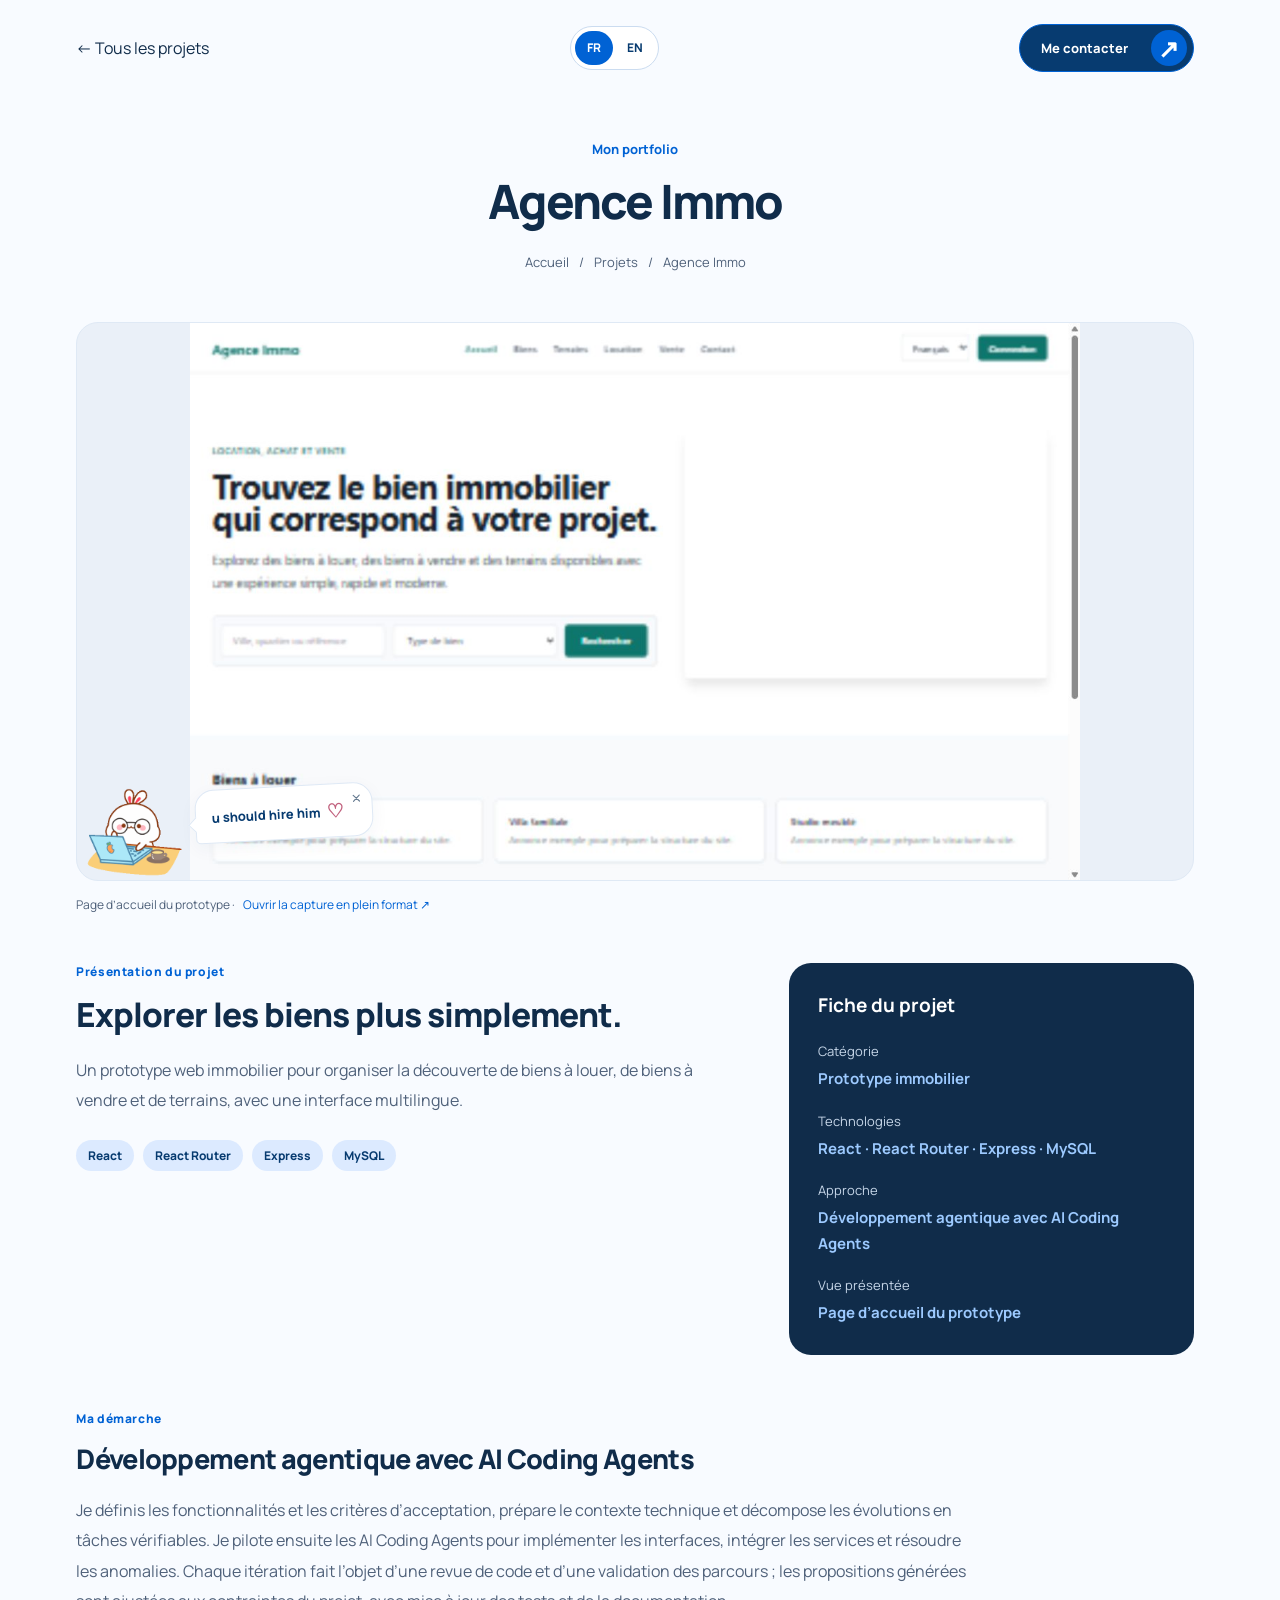
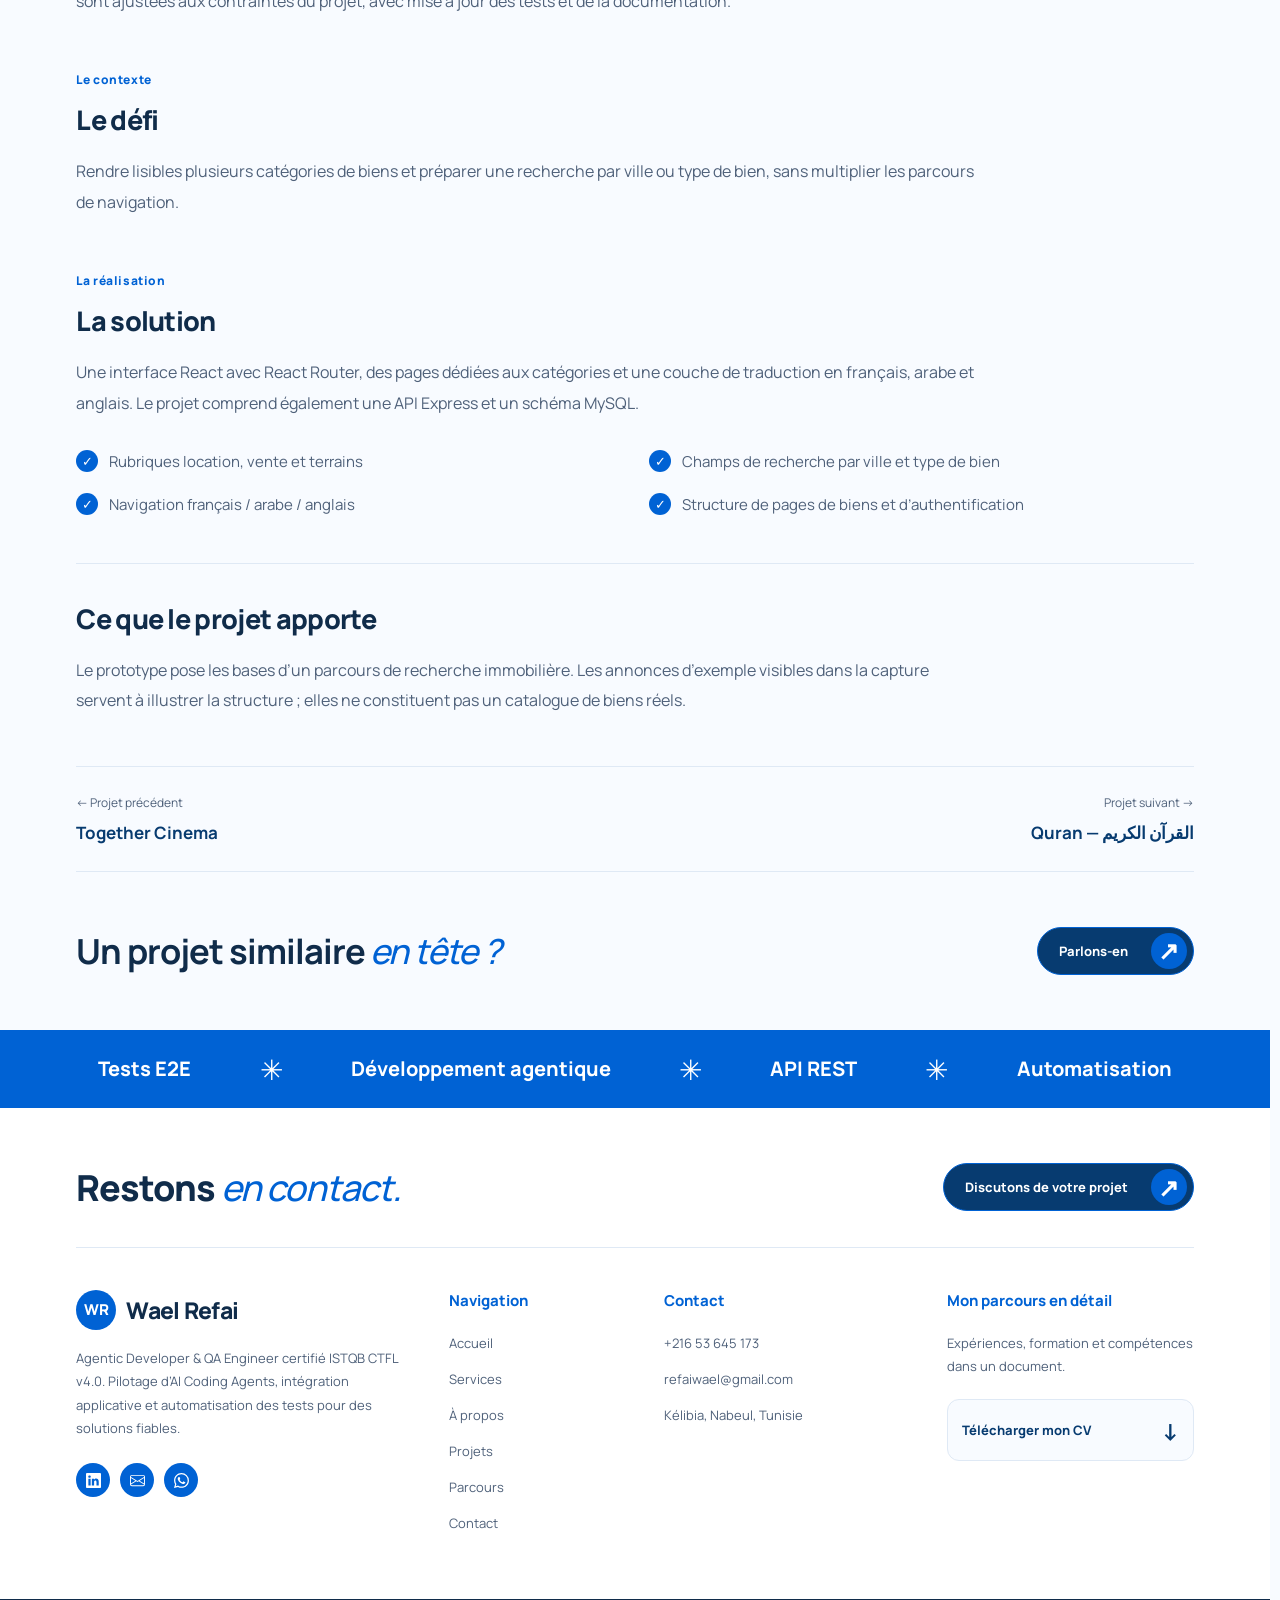
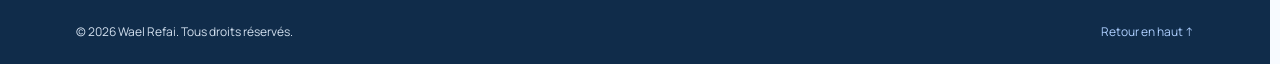
<file: projects/agence-immo.html>
<!doctype html><html lang="fr"><head><meta charset="UTF-8"><meta name="viewport" content="width=device-width, initial-scale=1"><meta name="description" content="Un prototype web immobilier pour organiser la découverte de biens à louer, de biens à vendre et de terrains, avec une interface multilingue."><title>Agence Immo — Projet de Wael Refai</title><link rel="icon" href="../assets/favicon.svg"><link rel="stylesheet" href="../styles.css?v=reference-2"><link rel="stylesheet" href="../hero.css?v=centered-menu-1"><link rel="stylesheet" href="../contact.css?v=studio-1"><link rel="stylesheet" href="../case-study.css?v=case-1"><script src="../case-study.js?v=case-1" defer></script><link rel="stylesheet" href="../i18n.css?v=languages-1"><script src="../i18n.js?v=languages-1" defer></script></head><body class="case-page"><a class="skip-link" href="#projet">Aller au projet</a>
<header class="case-nav page-width"><div class="language-switch" role="group" aria-label="Langue du site"><button type="button" data-language="fr" aria-pressed="true" lang="fr" aria-label="Français">FR</button><button type="button" data-language="en" aria-pressed="false" lang="en" aria-label="English">EN</button></div><a href="../index.html#projets">← Tous les projets</a><a class="contact-pill" href="../index.html#contact">Me contacter <span aria-hidden="true">↗</span></a></header>
<main id="projet"><header class="case-masthead page-width"><p>Mon portfolio</p><h1>Agence Immo</h1><nav aria-label="Fil d’Ariane"><a href="../index.html">Accueil</a><span aria-hidden="true">/</span><a href="../index.html#projets">Projets</a><span aria-hidden="true">/</span><span aria-current="page">Agence Immo</span></nav></header>
<div class="case-content page-width"><figure class="case-hero"><img src="../assets/projects/immo.jpg" width="1280" height="800" alt="Page d’accueil du prototype — Agence Immo" fetchpriority="high"><figcaption>Page d’accueil du prototype · <a href="../assets/projects/immo.jpg" target="_blank" rel="noopener noreferrer">Ouvrir la capture en plein format ↗</a></figcaption></figure>
<div class="case-intro-grid"><div class="case-intro"><p class="case-kicker">Présentation du projet</p><h2>Explorer les biens plus simplement.</h2><p>Un prototype web immobilier pour organiser la découverte de biens à louer, de biens à vendre et de terrains, avec une interface multilingue.</p><ul class="case-tags" aria-label="Technologies"><li>React</li><li>React Router</li><li>Express</li><li>MySQL</li></ul></div><aside class="case-facts" aria-label="Fiche du projet"><h2>Fiche du projet</h2><dl><dt>Catégorie</dt><dd>Prototype immobilier</dd><dt>Technologies</dt><dd>React · React Router · Express · MySQL</dd><dt>Approche</dt><dd>Développement agentique avec AI Coding Agents</dd><dt>Vue présentée</dt><dd>Page d’accueil du prototype</dd></dl></aside></div>
<section class="case-section" aria-labelledby="approach"><p class="case-kicker">Ma démarche</p><h2 id="approach">Développement agentique avec AI Coding Agents</h2><p>Je définis les fonctionnalités et les critères d’acceptation, prépare le contexte technique et décompose les évolutions en tâches vérifiables. Je pilote ensuite les AI Coding Agents pour implémenter les interfaces, intégrer les services et résoudre les anomalies. Chaque itération fait l’objet d’une revue de code et d’une validation des parcours ; les propositions générées sont ajustées aux contraintes du projet, avec mise à jour des tests et de la documentation.</p></section>
<section class="case-section" aria-labelledby="challenge"><p class="case-kicker">Le contexte</p><h2 id="challenge">Le défi</h2><p>Rendre lisibles plusieurs catégories de biens et préparer une recherche par ville ou type de bien, sans multiplier les parcours de navigation.</p></section>
<section class="case-section" aria-labelledby="solution"><p class="case-kicker">La réalisation</p><h2 id="solution">La solution</h2><p>Une interface React avec React Router, des pages dédiées aux catégories et une couche de traduction en français, arabe et anglais. Le projet comprend également une API Express et un schéma MySQL.</p><ul class="case-features"><li>Rubriques location, vente et terrains</li><li>Champs de recherche par ville et type de bien</li><li>Navigation français / arabe / anglais</li><li>Structure de pages de biens et d’authentification</li></ul></section>
<section class="case-section case-impact" aria-labelledby="impact"><h2 id="impact">Ce que le projet apporte</h2><p>Le prototype pose les bases d’un parcours de recherche immobilière. Les annonces d’exemple visibles dans la capture servent à illustrer la structure ; elles ne constituent pas un catalogue de biens réels.</p></section>
<nav class="case-pagination" aria-label="Autres projets"><a href="cinema.html"><span>← Projet précédent</span><strong>Together Cinema</strong></a><a href="quran.html"><span>Projet suivant →</span><strong>Quran — القرآن الكريم</strong></a></nav>
<section class="case-callout"><h2>Un projet similaire <em>en tête ?</em></h2><a class="contact-pill" href="../index.html#contact">Parlons-en <span aria-hidden="true">↗</span></a></section></div></main>      <aside class="hire-bunny" aria-label="Un petit mot du lapin">
        <img src="../assets/cute-rabbit.gif?v=loop-1" width="370" height="300" alt="" decoding="async" fetchpriority="low">
        <div class="bunny-note">
          <a href="mailto:refaiwael@gmail.com" lang="en">u should hire him <span aria-hidden="true">♡</span></a>
          <button class="bunny-dismiss" type="button" aria-label="Masquer le lapin" title="Masquer le lapin"><svg viewBox="0 0 16 16" aria-hidden="true"><path d="m4 4 8 8m0-8-8 8"/></svg></button>
        </div>
      </aside>  <footer class="footer-studio"><div class="footer-ribbon" aria-hidden="true"><span>Tests E2E</span><b>✳</b><span>Développement agentique</span><b>✳</b><span>API REST</span><b>✳</b><span>Automatisation</span></div><div class="page-width"><div class="footer-connect"><h2>Restons <em>en contact.</em></h2><a class="contact-pill" href="../index.html#contact">Discutons de votre projet <span aria-hidden="true">↗</span></a></div><div class="footer-columns"><div class="footer-intro"><a class="footer-brand" href="../index.html#accueil"><span aria-hidden="true">WR</span>Wael Refai</a><p>Agentic Developer & QA Engineer certifié ISTQB CTFL v4.0. Pilotage d’AI Coding Agents, intégration applicative et automatisation des tests pour des solutions fiables.</p><div class="footer-socials"><a href="https://www.linkedin.com/in/refaiwael/" target="_blank" rel="noopener noreferrer" aria-label="LinkedIn (nouvel onglet)"><svg viewBox="0 0 16 16"><use href="../assets/contact-icons.svg#linkedin"/></svg></a><a href="mailto:refaiwael@gmail.com" aria-label="Email"><svg viewBox="0 0 16 16"><use href="../assets/contact-icons.svg#email"/></svg></a><a href="https://wa.me/21653645173" target="_blank" rel="noopener noreferrer" aria-label="WhatsApp (nouvel onglet)"><svg viewBox="0 0 16 16"><use href="../assets/contact-icons.svg#whatsapp"/></svg></a></div></div>
      <nav class="footer-nav" aria-label="Navigation de pied de page"><h3>Navigation</h3><a href="../index.html#accueil">Accueil</a><a href="../index.html#services">Services</a><a href="../index.html#a-propos">À propos</a><a href="../index.html#projets">Projets</a><a href="../index.html#experience">Parcours</a><a href="../index.html#contact">Contact</a></nav><div class="footer-info"><h3>Contact</h3><a href="tel:+21653645173">+216 53 645 173</a><a href="mailto:refaiwael@gmail.com">refaiwael@gmail.com</a><p>Kélibia, Nabeul, Tunisie</p></div><div class="footer-cv"><h3>Mon parcours en détail</h3><p>Expériences, formation et compétences dans un document.</p><a href="../assets/WaelRefaiCV.pdf?v=cv-1" download="WaelRefaiCV.pdf">Télécharger mon CV <span aria-hidden="true">↓</span></a></div></div></div><div class="footer-bottom"><div class="page-width"><p>© <span id="year">2026</span> Wael Refai. Tous droits réservés.</p><a href="../index.html#accueil">Retour en haut ↑</a></div></div></footer></body></html>
</file>
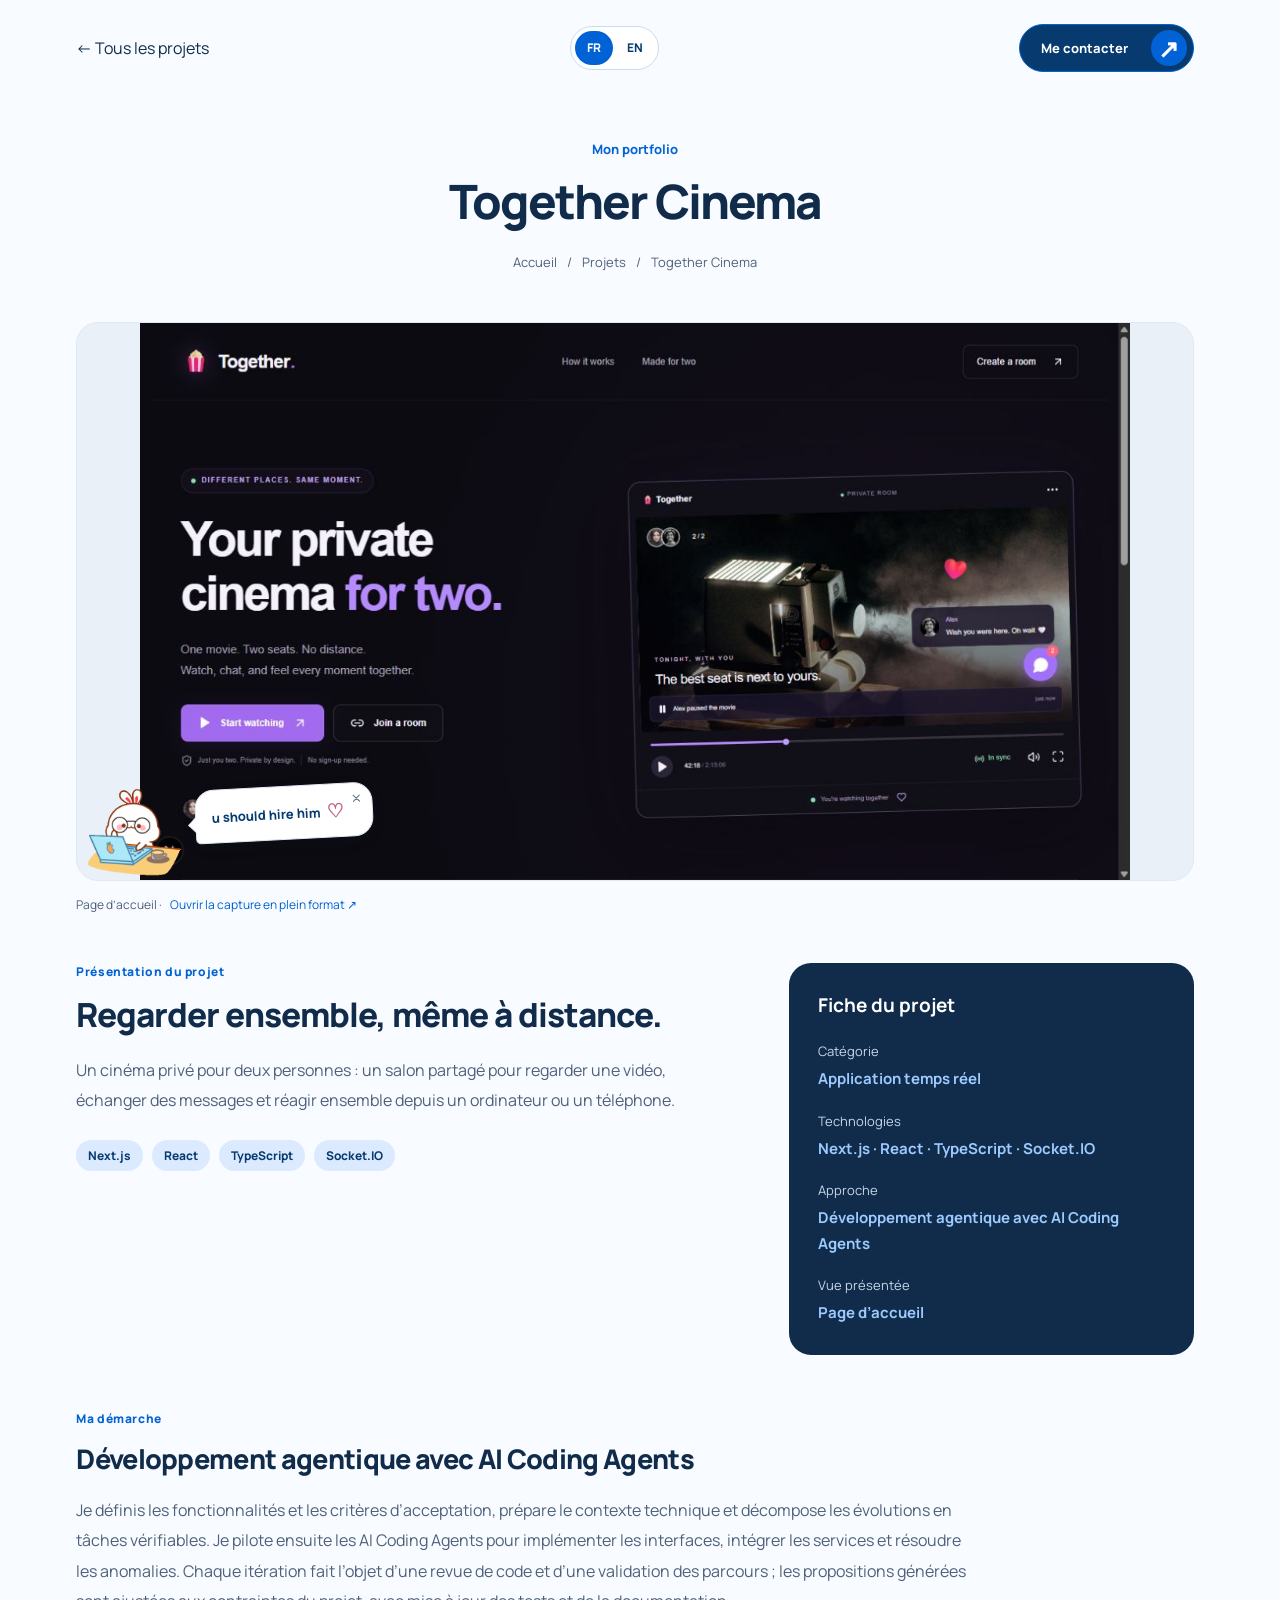
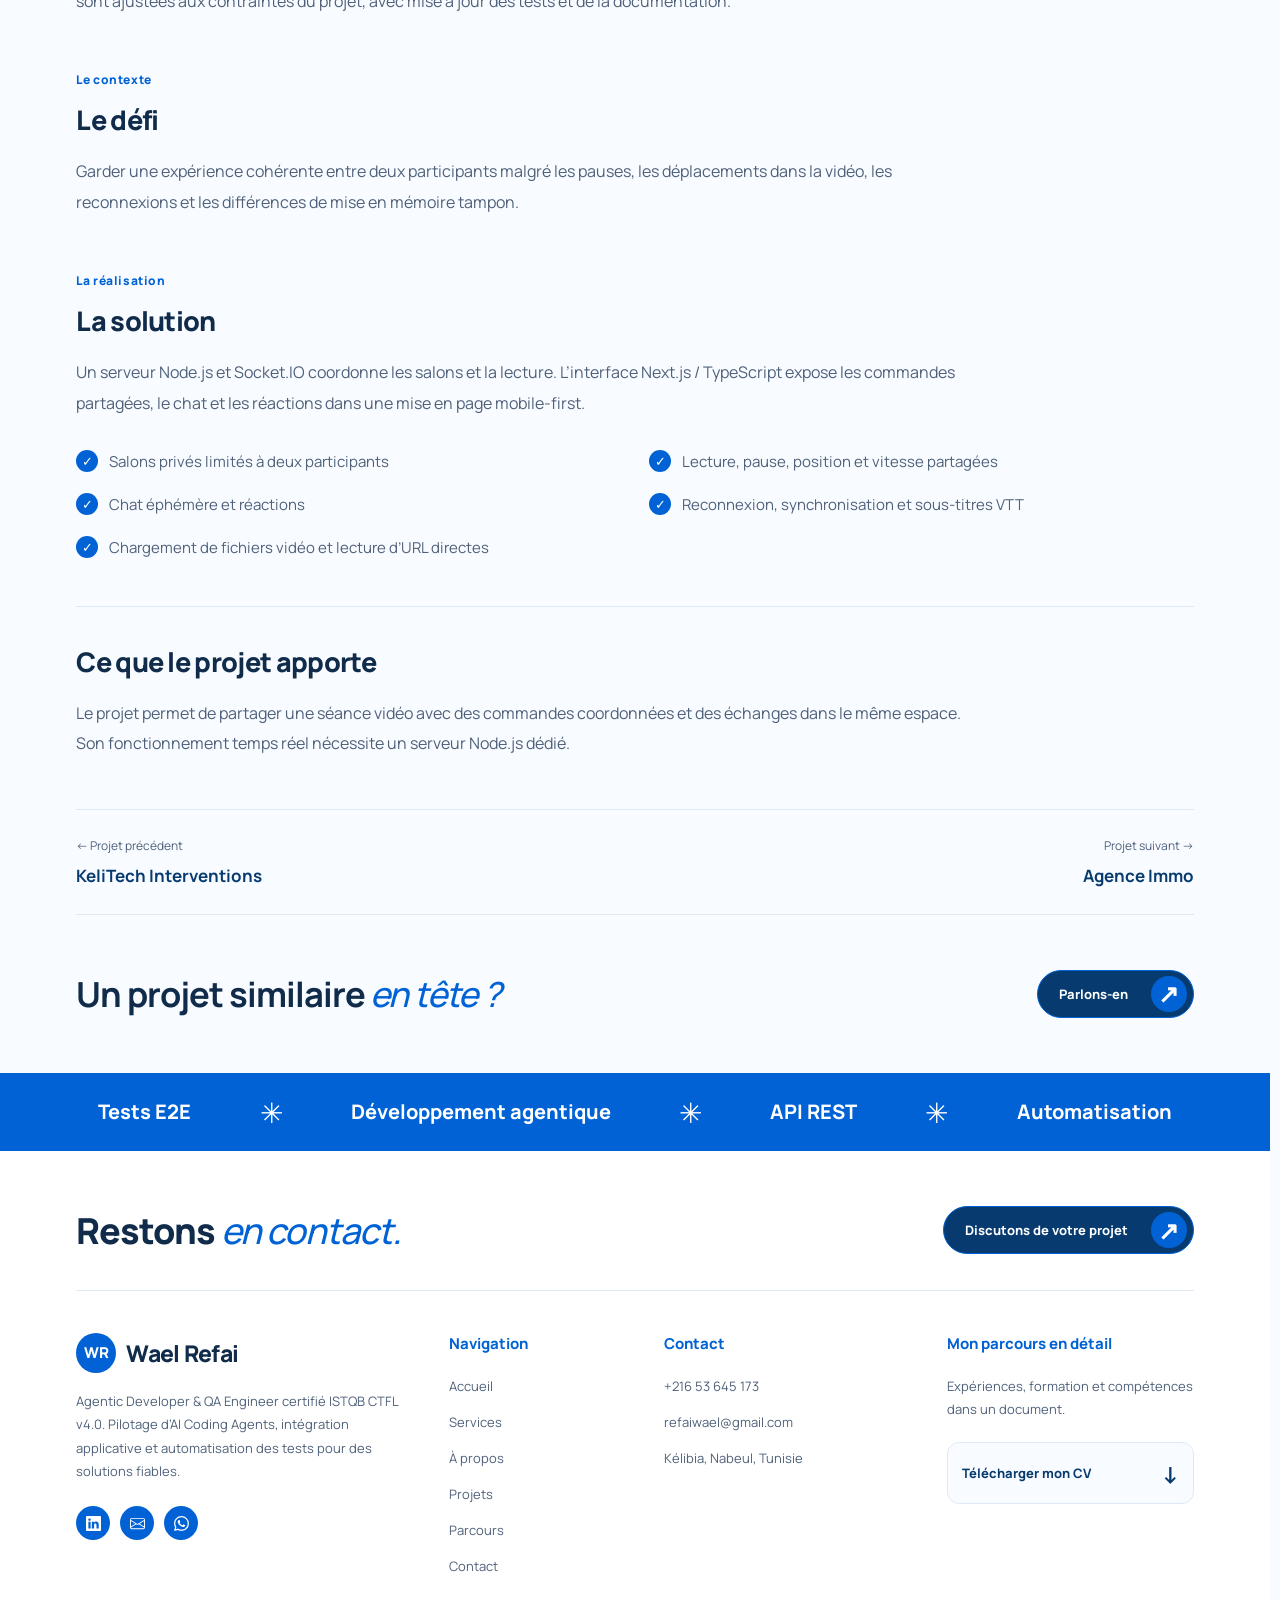
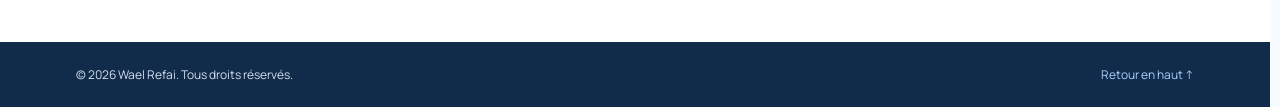
<file: projects/cinema.html>
<!doctype html><html lang="fr"><head><meta charset="UTF-8"><meta name="viewport" content="width=device-width, initial-scale=1"><meta name="description" content="Un cinéma privé pour deux personnes : un salon partagé pour regarder une vidéo, échanger des messages et réagir ensemble depuis un ordinateur ou un téléphone."><title>Together Cinema — Projet de Wael Refai</title><link rel="icon" href="../assets/favicon.svg"><link rel="stylesheet" href="../styles.css?v=reference-2"><link rel="stylesheet" href="../hero.css?v=centered-menu-1"><link rel="stylesheet" href="../contact.css?v=studio-1"><link rel="stylesheet" href="../case-study.css?v=case-1"><script src="../case-study.js?v=case-1" defer></script><link rel="stylesheet" href="../i18n.css?v=languages-1"><script src="../i18n.js?v=languages-1" defer></script></head><body class="case-page"><a class="skip-link" href="#projet">Aller au projet</a>
<header class="case-nav page-width"><div class="language-switch" role="group" aria-label="Langue du site"><button type="button" data-language="fr" aria-pressed="true" lang="fr" aria-label="Français">FR</button><button type="button" data-language="en" aria-pressed="false" lang="en" aria-label="English">EN</button></div><a href="../index.html#projets">← Tous les projets</a><a class="contact-pill" href="../index.html#contact">Me contacter <span aria-hidden="true">↗</span></a></header>
<main id="projet"><header class="case-masthead page-width"><p>Mon portfolio</p><h1>Together Cinema</h1><nav aria-label="Fil d’Ariane"><a href="../index.html">Accueil</a><span aria-hidden="true">/</span><a href="../index.html#projets">Projets</a><span aria-hidden="true">/</span><span aria-current="page">Together Cinema</span></nav></header>
<div class="case-content page-width"><figure class="case-hero"><img src="../assets/projects/cinema.jpg" width="1280" height="800" alt="Page d’accueil — Together Cinema" fetchpriority="high"><figcaption>Page d’accueil · <a href="../assets/projects/cinema.jpg" target="_blank" rel="noopener noreferrer">Ouvrir la capture en plein format ↗</a></figcaption></figure>
<div class="case-intro-grid"><div class="case-intro"><p class="case-kicker">Présentation du projet</p><h2>Regarder ensemble, même à distance.</h2><p>Un cinéma privé pour deux personnes : un salon partagé pour regarder une vidéo, échanger des messages et réagir ensemble depuis un ordinateur ou un téléphone.</p><ul class="case-tags" aria-label="Technologies"><li>Next.js</li><li>React</li><li>TypeScript</li><li>Socket.IO</li></ul></div><aside class="case-facts" aria-label="Fiche du projet"><h2>Fiche du projet</h2><dl><dt>Catégorie</dt><dd>Application temps réel</dd><dt>Technologies</dt><dd>Next.js · React · TypeScript · Socket.IO</dd><dt>Approche</dt><dd>Développement agentique avec AI Coding Agents</dd><dt>Vue présentée</dt><dd>Page d’accueil</dd></dl></aside></div>
<section class="case-section" aria-labelledby="approach"><p class="case-kicker">Ma démarche</p><h2 id="approach">Développement agentique avec AI Coding Agents</h2><p>Je définis les fonctionnalités et les critères d’acceptation, prépare le contexte technique et décompose les évolutions en tâches vérifiables. Je pilote ensuite les AI Coding Agents pour implémenter les interfaces, intégrer les services et résoudre les anomalies. Chaque itération fait l’objet d’une revue de code et d’une validation des parcours ; les propositions générées sont ajustées aux contraintes du projet, avec mise à jour des tests et de la documentation.</p></section>
<section class="case-section" aria-labelledby="challenge"><p class="case-kicker">Le contexte</p><h2 id="challenge">Le défi</h2><p>Garder une expérience cohérente entre deux participants malgré les pauses, les déplacements dans la vidéo, les reconnexions et les différences de mise en mémoire tampon.</p></section>
<section class="case-section" aria-labelledby="solution"><p class="case-kicker">La réalisation</p><h2 id="solution">La solution</h2><p>Un serveur Node.js et Socket.IO coordonne les salons et la lecture. L’interface Next.js / TypeScript expose les commandes partagées, le chat et les réactions dans une mise en page mobile-first.</p><ul class="case-features"><li>Salons privés limités à deux participants</li><li>Lecture, pause, position et vitesse partagées</li><li>Chat éphémère et réactions</li><li>Reconnexion, synchronisation et sous-titres VTT</li><li>Chargement de fichiers vidéo et lecture d’URL directes</li></ul></section>
<section class="case-section case-impact" aria-labelledby="impact"><h2 id="impact">Ce que le projet apporte</h2><p>Le projet permet de partager une séance vidéo avec des commandes coordonnées et des échanges dans le même espace. Son fonctionnement temps réel nécessite un serveur Node.js dédié.</p></section>
<nav class="case-pagination" aria-label="Autres projets"><a href="interventions.html"><span>← Projet précédent</span><strong>KeliTech Interventions</strong></a><a href="agence-immo.html"><span>Projet suivant →</span><strong>Agence Immo</strong></a></nav>
<section class="case-callout"><h2>Un projet similaire <em>en tête ?</em></h2><a class="contact-pill" href="../index.html#contact">Parlons-en <span aria-hidden="true">↗</span></a></section></div></main>      <aside class="hire-bunny" aria-label="Un petit mot du lapin">
        <img src="../assets/cute-rabbit.gif?v=loop-1" width="370" height="300" alt="" decoding="async" fetchpriority="low">
        <div class="bunny-note">
          <a href="mailto:refaiwael@gmail.com" lang="en">u should hire him <span aria-hidden="true">♡</span></a>
          <button class="bunny-dismiss" type="button" aria-label="Masquer le lapin" title="Masquer le lapin"><svg viewBox="0 0 16 16" aria-hidden="true"><path d="m4 4 8 8m0-8-8 8"/></svg></button>
        </div>
      </aside>  <footer class="footer-studio"><div class="footer-ribbon" aria-hidden="true"><span>Tests E2E</span><b>✳</b><span>Développement agentique</span><b>✳</b><span>API REST</span><b>✳</b><span>Automatisation</span></div><div class="page-width"><div class="footer-connect"><h2>Restons <em>en contact.</em></h2><a class="contact-pill" href="../index.html#contact">Discutons de votre projet <span aria-hidden="true">↗</span></a></div><div class="footer-columns"><div class="footer-intro"><a class="footer-brand" href="../index.html#accueil"><span aria-hidden="true">WR</span>Wael Refai</a><p>Agentic Developer & QA Engineer certifié ISTQB CTFL v4.0. Pilotage d’AI Coding Agents, intégration applicative et automatisation des tests pour des solutions fiables.</p><div class="footer-socials"><a href="https://www.linkedin.com/in/refaiwael/" target="_blank" rel="noopener noreferrer" aria-label="LinkedIn (nouvel onglet)"><svg viewBox="0 0 16 16"><use href="../assets/contact-icons.svg#linkedin"/></svg></a><a href="mailto:refaiwael@gmail.com" aria-label="Email"><svg viewBox="0 0 16 16"><use href="../assets/contact-icons.svg#email"/></svg></a><a href="https://wa.me/21653645173" target="_blank" rel="noopener noreferrer" aria-label="WhatsApp (nouvel onglet)"><svg viewBox="0 0 16 16"><use href="../assets/contact-icons.svg#whatsapp"/></svg></a></div></div>
      <nav class="footer-nav" aria-label="Navigation de pied de page"><h3>Navigation</h3><a href="../index.html#accueil">Accueil</a><a href="../index.html#services">Services</a><a href="../index.html#a-propos">À propos</a><a href="../index.html#projets">Projets</a><a href="../index.html#experience">Parcours</a><a href="../index.html#contact">Contact</a></nav><div class="footer-info"><h3>Contact</h3><a href="tel:+21653645173">+216 53 645 173</a><a href="mailto:refaiwael@gmail.com">refaiwael@gmail.com</a><p>Kélibia, Nabeul, Tunisie</p></div><div class="footer-cv"><h3>Mon parcours en détail</h3><p>Expériences, formation et compétences dans un document.</p><a href="../assets/WaelRefaiCV.pdf?v=cv-1" download="WaelRefaiCV.pdf">Télécharger mon CV <span aria-hidden="true">↓</span></a></div></div></div><div class="footer-bottom"><div class="page-width"><p>© <span id="year">2026</span> Wael Refai. Tous droits réservés.</p><a href="../index.html#accueil">Retour en haut ↑</a></div></div></footer></body></html>
</file>
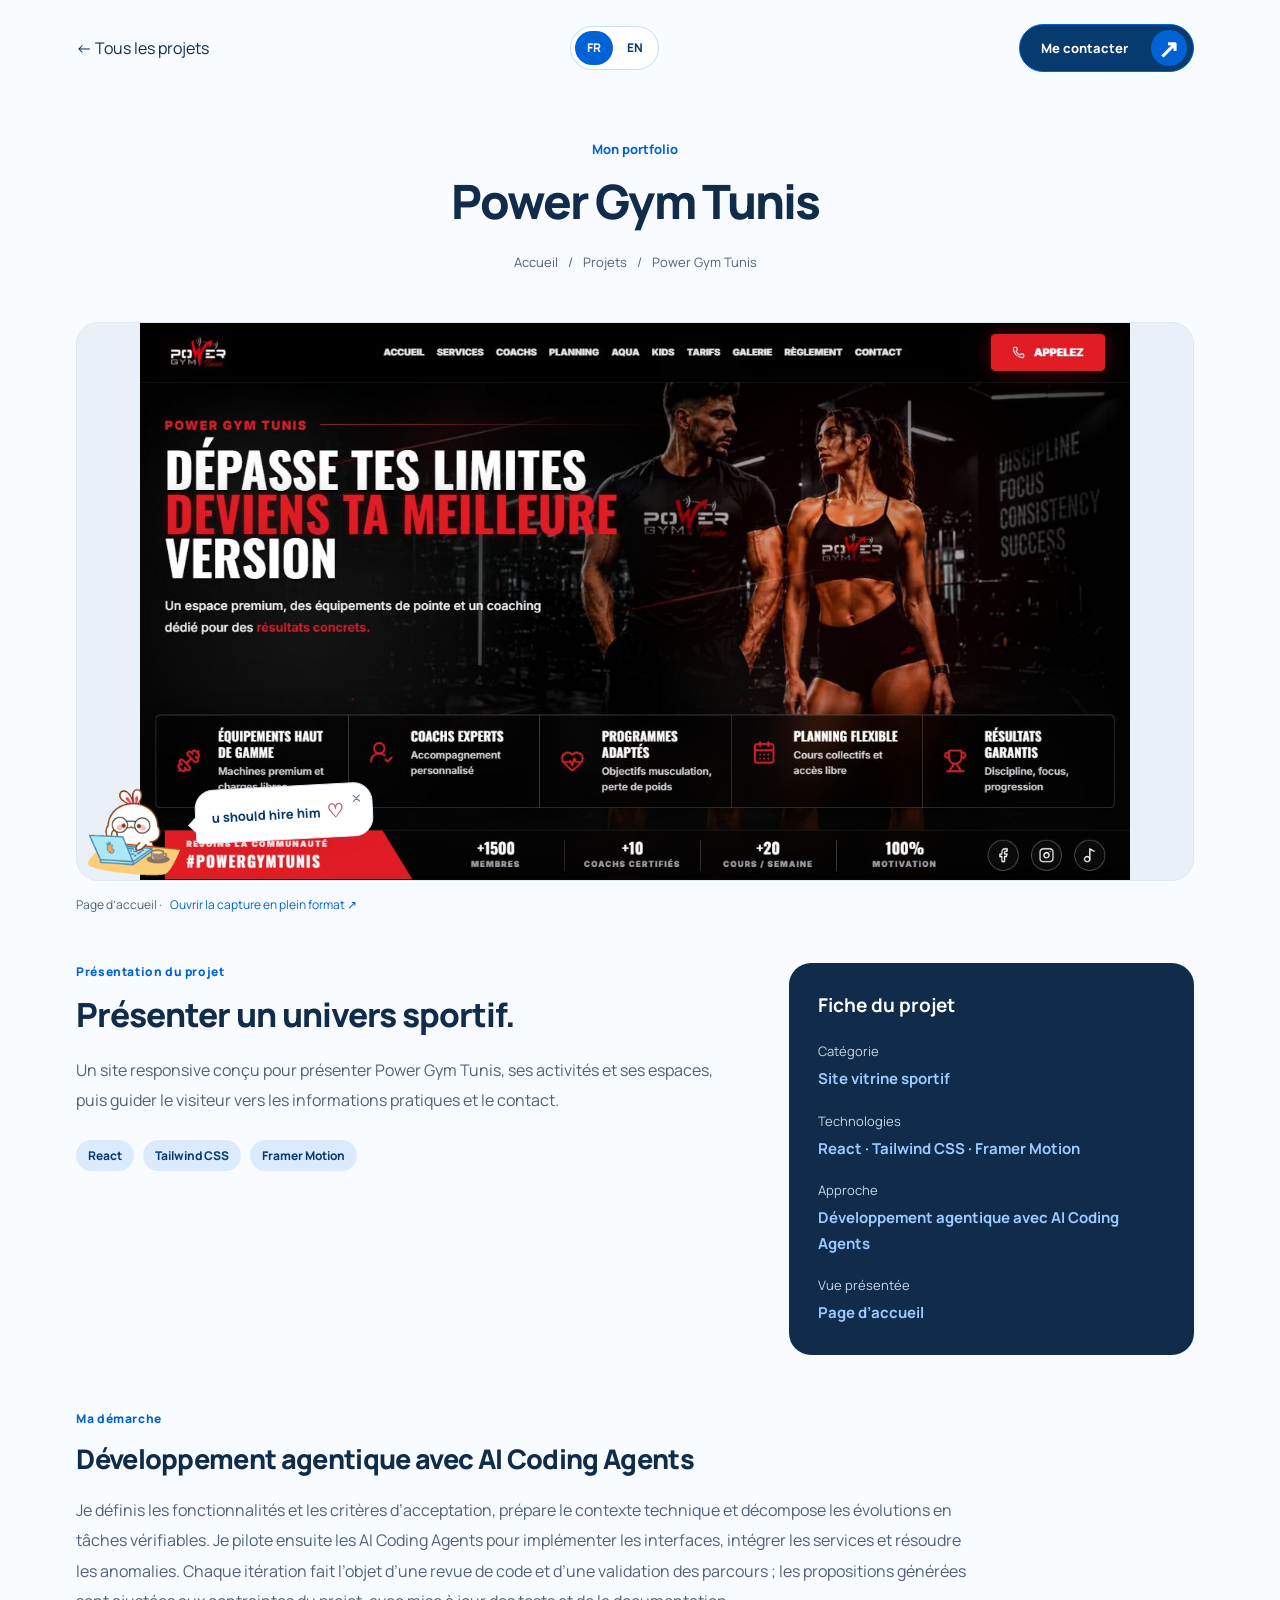
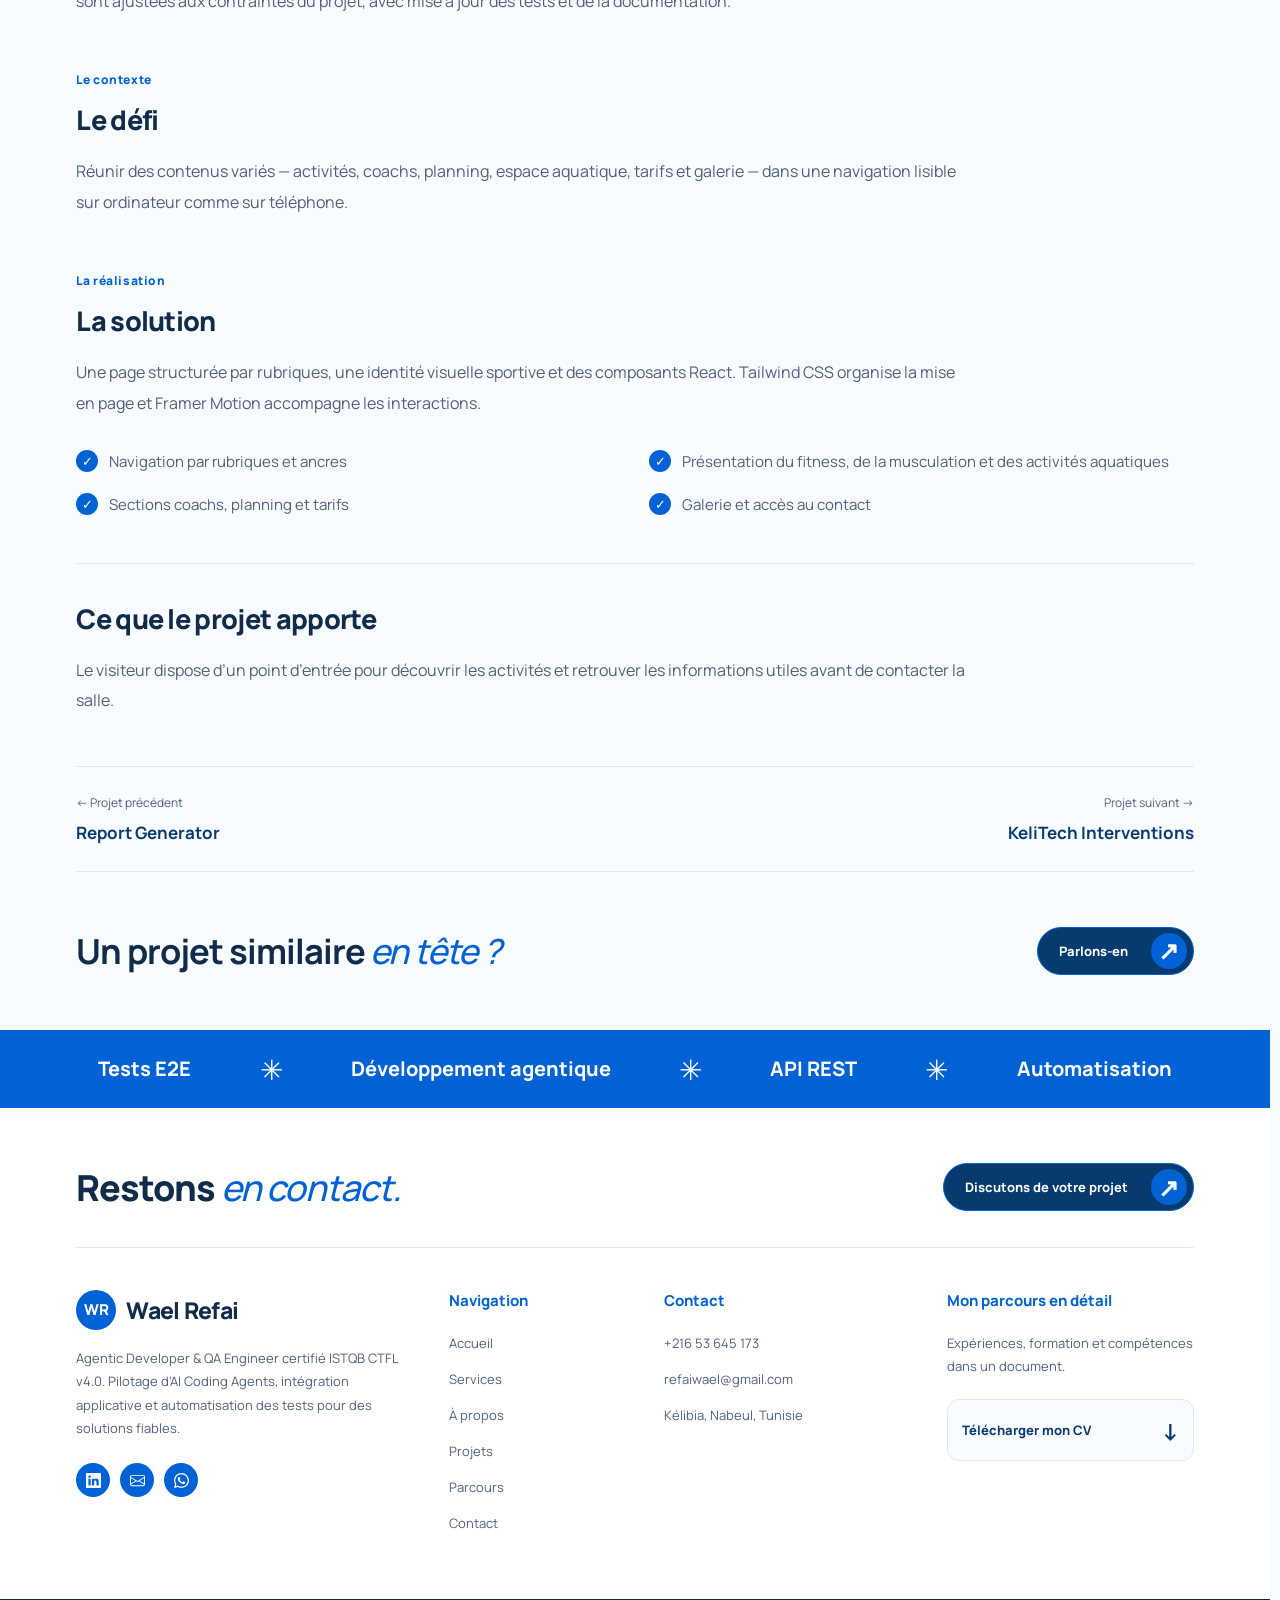
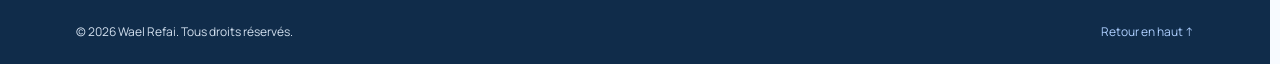
<file: projects/gym.html>
<!doctype html><html lang="fr"><head><meta charset="UTF-8"><meta name="viewport" content="width=device-width, initial-scale=1"><meta name="description" content="Un site responsive conçu pour présenter Power Gym Tunis, ses activités et ses espaces, puis guider le visiteur vers les informations pratiques et le contact."><title>Power Gym Tunis — Projet de Wael Refai</title><link rel="icon" href="../assets/favicon.svg"><link rel="stylesheet" href="../styles.css?v=reference-2"><link rel="stylesheet" href="../hero.css?v=centered-menu-1"><link rel="stylesheet" href="../contact.css?v=studio-1"><link rel="stylesheet" href="../case-study.css?v=case-1"><script src="../case-study.js?v=case-1" defer></script><link rel="stylesheet" href="../i18n.css?v=languages-1"><script src="../i18n.js?v=languages-1" defer></script></head><body class="case-page"><a class="skip-link" href="#projet">Aller au projet</a>
<header class="case-nav page-width"><div class="language-switch" role="group" aria-label="Langue du site"><button type="button" data-language="fr" aria-pressed="true" lang="fr" aria-label="Français">FR</button><button type="button" data-language="en" aria-pressed="false" lang="en" aria-label="English">EN</button></div><a href="../index.html#projets">← Tous les projets</a><a class="contact-pill" href="../index.html#contact">Me contacter <span aria-hidden="true">↗</span></a></header>
<main id="projet"><header class="case-masthead page-width"><p>Mon portfolio</p><h1>Power Gym Tunis</h1><nav aria-label="Fil d’Ariane"><a href="../index.html">Accueil</a><span aria-hidden="true">/</span><a href="../index.html#projets">Projets</a><span aria-hidden="true">/</span><span aria-current="page">Power Gym Tunis</span></nav></header>
<div class="case-content page-width"><figure class="case-hero"><img src="../assets/projects/gym.jpg" width="1280" height="800" alt="Page d’accueil — Power Gym Tunis" fetchpriority="high"><figcaption>Page d’accueil · <a href="../assets/projects/gym.jpg" target="_blank" rel="noopener noreferrer">Ouvrir la capture en plein format ↗</a></figcaption></figure>
<div class="case-intro-grid"><div class="case-intro"><p class="case-kicker">Présentation du projet</p><h2>Présenter un univers sportif.</h2><p>Un site responsive conçu pour présenter Power Gym Tunis, ses activités et ses espaces, puis guider le visiteur vers les informations pratiques et le contact.</p><ul class="case-tags" aria-label="Technologies"><li>React</li><li>Tailwind CSS</li><li>Framer Motion</li></ul></div><aside class="case-facts" aria-label="Fiche du projet"><h2>Fiche du projet</h2><dl><dt>Catégorie</dt><dd>Site vitrine sportif</dd><dt>Technologies</dt><dd>React · Tailwind CSS · Framer Motion</dd><dt>Approche</dt><dd>Développement agentique avec AI Coding Agents</dd><dt>Vue présentée</dt><dd>Page d’accueil</dd></dl></aside></div>
<section class="case-section" aria-labelledby="approach"><p class="case-kicker">Ma démarche</p><h2 id="approach">Développement agentique avec AI Coding Agents</h2><p>Je définis les fonctionnalités et les critères d’acceptation, prépare le contexte technique et décompose les évolutions en tâches vérifiables. Je pilote ensuite les AI Coding Agents pour implémenter les interfaces, intégrer les services et résoudre les anomalies. Chaque itération fait l’objet d’une revue de code et d’une validation des parcours ; les propositions générées sont ajustées aux contraintes du projet, avec mise à jour des tests et de la documentation.</p></section>
<section class="case-section" aria-labelledby="challenge"><p class="case-kicker">Le contexte</p><h2 id="challenge">Le défi</h2><p>Réunir des contenus variés — activités, coachs, planning, espace aquatique, tarifs et galerie — dans une navigation lisible sur ordinateur comme sur téléphone.</p></section>
<section class="case-section" aria-labelledby="solution"><p class="case-kicker">La réalisation</p><h2 id="solution">La solution</h2><p>Une page structurée par rubriques, une identité visuelle sportive et des composants React. Tailwind CSS organise la mise en page et Framer Motion accompagne les interactions.</p><ul class="case-features"><li>Navigation par rubriques et ancres</li><li>Présentation du fitness, de la musculation et des activités aquatiques</li><li>Sections coachs, planning et tarifs</li><li>Galerie et accès au contact</li></ul></section>
<section class="case-section case-impact" aria-labelledby="impact"><h2 id="impact">Ce que le projet apporte</h2><p>Le visiteur dispose d’un point d’entrée pour découvrir les activités et retrouver les informations utiles avant de contacter la salle.</p></section>
<nav class="case-pagination" aria-label="Autres projets"><a href="report-generator.html"><span>← Projet précédent</span><strong>Report Generator</strong></a><a href="interventions.html"><span>Projet suivant →</span><strong>KeliTech Interventions</strong></a></nav>
<section class="case-callout"><h2>Un projet similaire <em>en tête ?</em></h2><a class="contact-pill" href="../index.html#contact">Parlons-en <span aria-hidden="true">↗</span></a></section></div></main>      <aside class="hire-bunny" aria-label="Un petit mot du lapin">
        <img src="../assets/cute-rabbit.gif?v=loop-1" width="370" height="300" alt="" decoding="async" fetchpriority="low">
        <div class="bunny-note">
          <a href="mailto:refaiwael@gmail.com" lang="en">u should hire him <span aria-hidden="true">♡</span></a>
          <button class="bunny-dismiss" type="button" aria-label="Masquer le lapin" title="Masquer le lapin"><svg viewBox="0 0 16 16" aria-hidden="true"><path d="m4 4 8 8m0-8-8 8"/></svg></button>
        </div>
      </aside>  <footer class="footer-studio"><div class="footer-ribbon" aria-hidden="true"><span>Tests E2E</span><b>✳</b><span>Développement agentique</span><b>✳</b><span>API REST</span><b>✳</b><span>Automatisation</span></div><div class="page-width"><div class="footer-connect"><h2>Restons <em>en contact.</em></h2><a class="contact-pill" href="../index.html#contact">Discutons de votre projet <span aria-hidden="true">↗</span></a></div><div class="footer-columns"><div class="footer-intro"><a class="footer-brand" href="../index.html#accueil"><span aria-hidden="true">WR</span>Wael Refai</a><p>Agentic Developer & QA Engineer certifié ISTQB CTFL v4.0. Pilotage d’AI Coding Agents, intégration applicative et automatisation des tests pour des solutions fiables.</p><div class="footer-socials"><a href="https://www.linkedin.com/in/refaiwael/" target="_blank" rel="noopener noreferrer" aria-label="LinkedIn (nouvel onglet)"><svg viewBox="0 0 16 16"><use href="../assets/contact-icons.svg#linkedin"/></svg></a><a href="mailto:refaiwael@gmail.com" aria-label="Email"><svg viewBox="0 0 16 16"><use href="../assets/contact-icons.svg#email"/></svg></a><a href="https://wa.me/21653645173" target="_blank" rel="noopener noreferrer" aria-label="WhatsApp (nouvel onglet)"><svg viewBox="0 0 16 16"><use href="../assets/contact-icons.svg#whatsapp"/></svg></a></div></div>
      <nav class="footer-nav" aria-label="Navigation de pied de page"><h3>Navigation</h3><a href="../index.html#accueil">Accueil</a><a href="../index.html#services">Services</a><a href="../index.html#a-propos">À propos</a><a href="../index.html#projets">Projets</a><a href="../index.html#experience">Parcours</a><a href="../index.html#contact">Contact</a></nav><div class="footer-info"><h3>Contact</h3><a href="tel:+21653645173">+216 53 645 173</a><a href="mailto:refaiwael@gmail.com">refaiwael@gmail.com</a><p>Kélibia, Nabeul, Tunisie</p></div><div class="footer-cv"><h3>Mon parcours en détail</h3><p>Expériences, formation et compétences dans un document.</p><a href="../assets/WaelRefaiCV.pdf?v=cv-1" download="WaelRefaiCV.pdf">Télécharger mon CV <span aria-hidden="true">↓</span></a></div></div></div><div class="footer-bottom"><div class="page-width"><p>© <span id="year">2026</span> Wael Refai. Tous droits réservés.</p><a href="../index.html#accueil">Retour en haut ↑</a></div></div></footer></body></html>
</file>
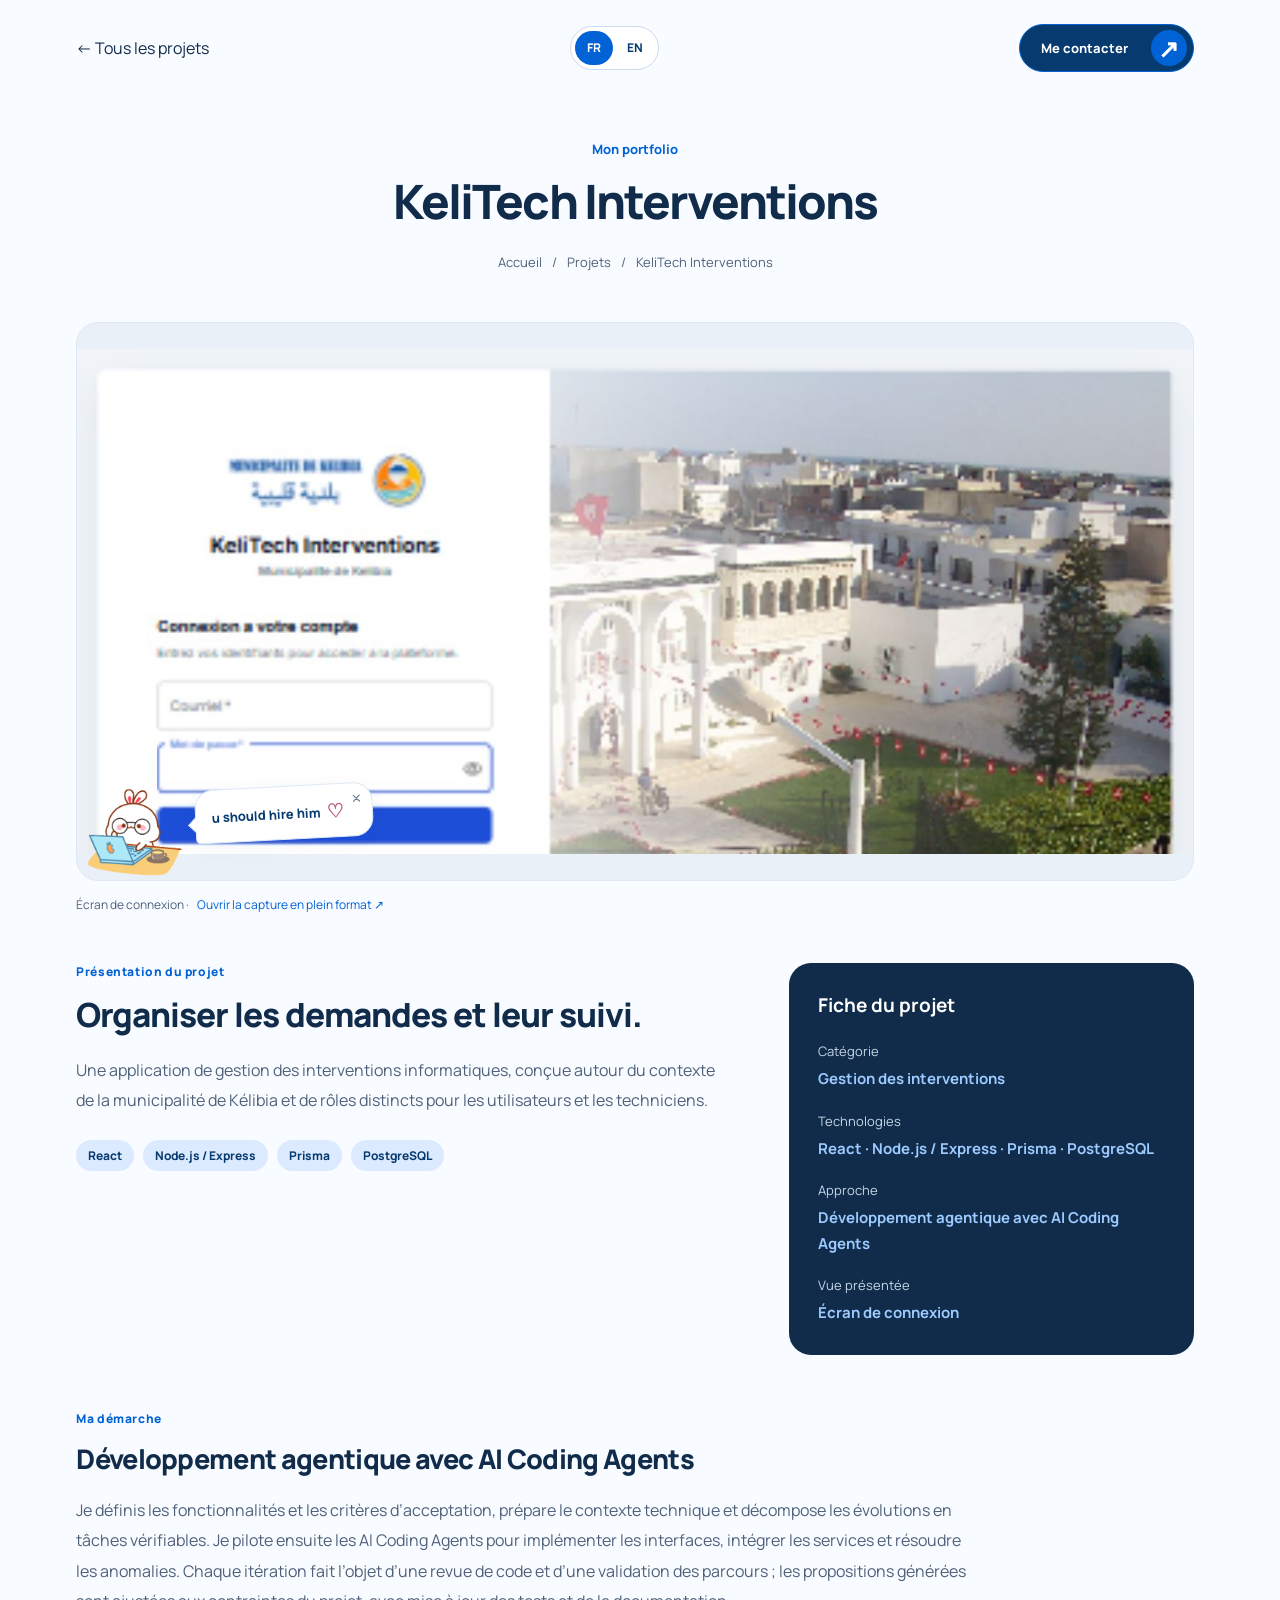
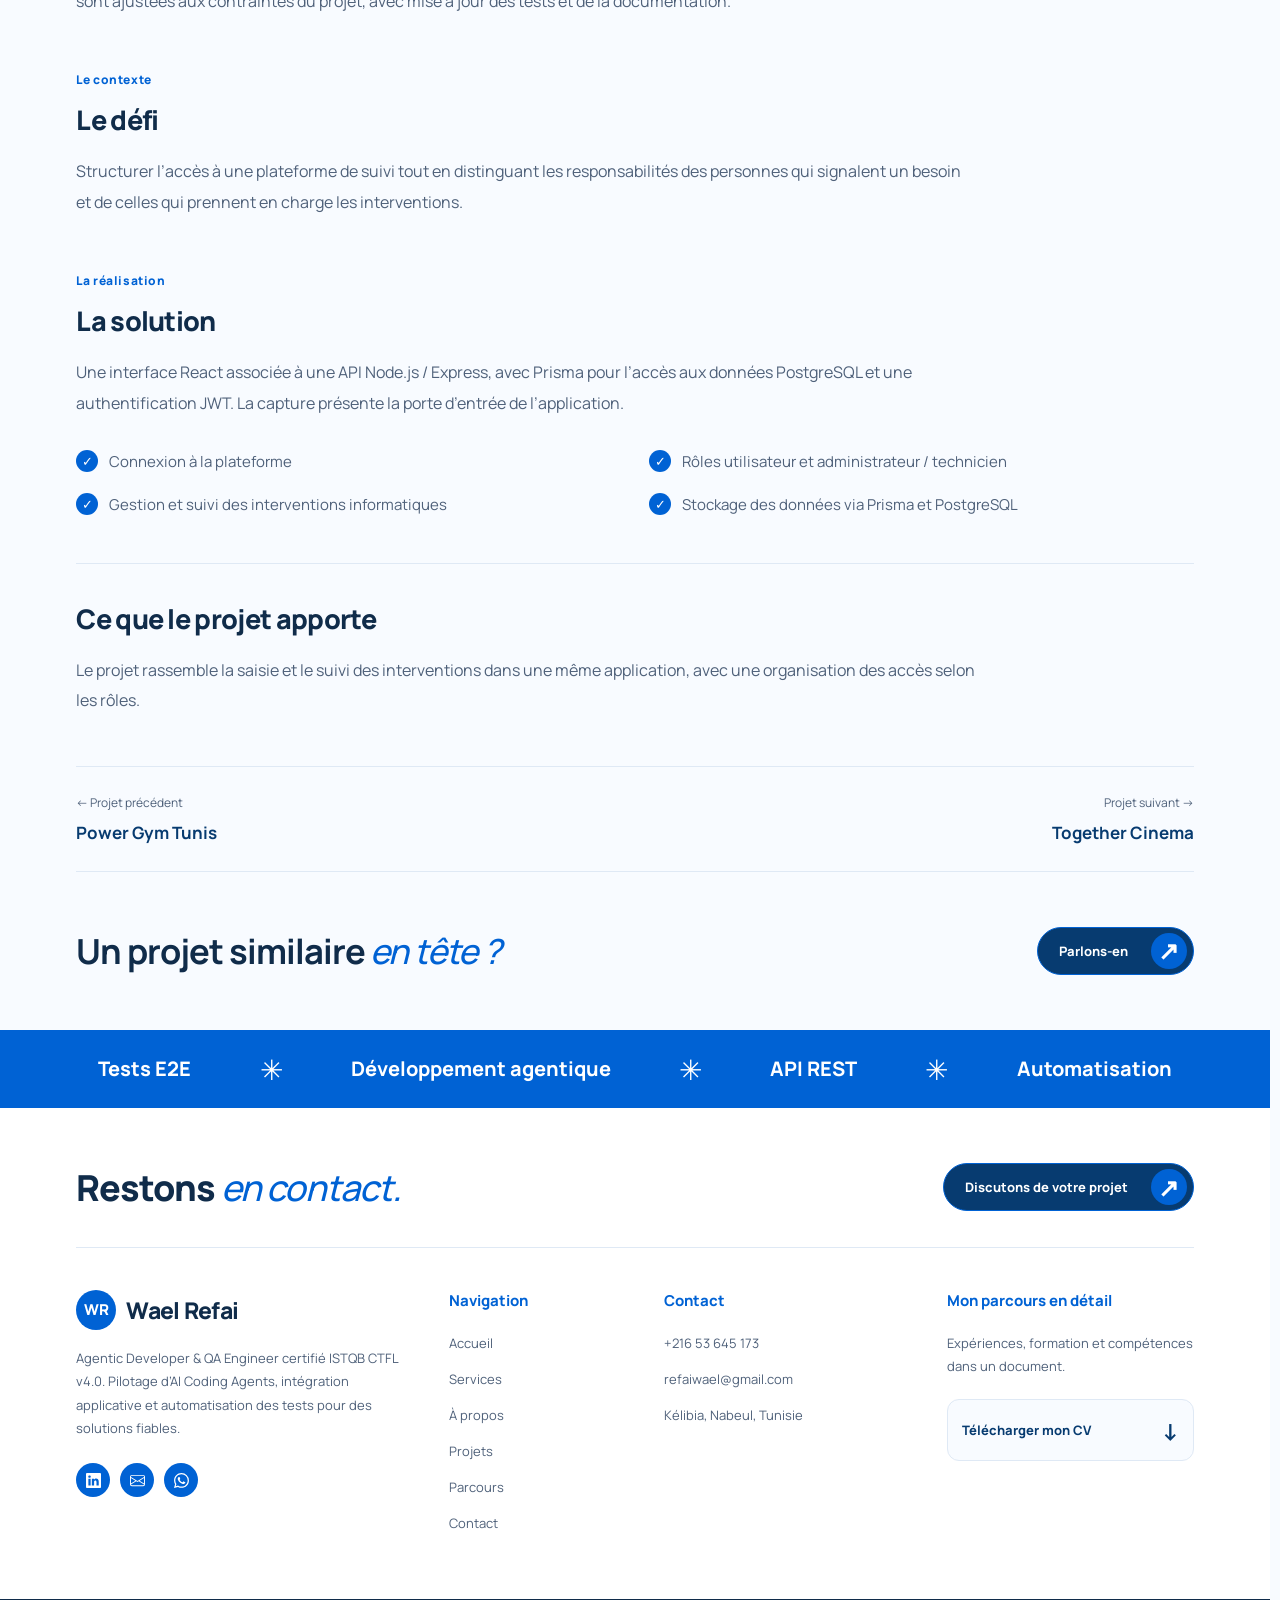
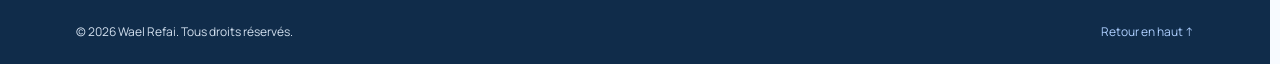
<file: projects/interventions.html>
<!doctype html><html lang="fr"><head><meta charset="UTF-8"><meta name="viewport" content="width=device-width, initial-scale=1"><meta name="description" content="Une application de gestion des interventions informatiques, conçue autour du contexte de la municipalité de Kélibia et de rôles distincts pour les utilisateurs et les techniciens."><title>KeliTech Interventions — Projet de Wael Refai</title><link rel="icon" href="../assets/favicon.svg"><link rel="stylesheet" href="../styles.css?v=reference-2"><link rel="stylesheet" href="../hero.css?v=centered-menu-1"><link rel="stylesheet" href="../contact.css?v=studio-1"><link rel="stylesheet" href="../case-study.css?v=case-1"><script src="../case-study.js?v=case-1" defer></script><link rel="stylesheet" href="../i18n.css?v=languages-1"><script src="../i18n.js?v=languages-1" defer></script></head><body class="case-page"><a class="skip-link" href="#projet">Aller au projet</a>
<header class="case-nav page-width"><div class="language-switch" role="group" aria-label="Langue du site"><button type="button" data-language="fr" aria-pressed="true" lang="fr" aria-label="Français">FR</button><button type="button" data-language="en" aria-pressed="false" lang="en" aria-label="English">EN</button></div><a href="../index.html#projets">← Tous les projets</a><a class="contact-pill" href="../index.html#contact">Me contacter <span aria-hidden="true">↗</span></a></header>
<main id="projet"><header class="case-masthead page-width"><p>Mon portfolio</p><h1>KeliTech Interventions</h1><nav aria-label="Fil d’Ariane"><a href="../index.html">Accueil</a><span aria-hidden="true">/</span><a href="../index.html#projets">Projets</a><span aria-hidden="true">/</span><span aria-current="page">KeliTech Interventions</span></nav></header>
<div class="case-content page-width"><figure class="case-hero"><img src="../assets/projects/interventions.jpg" width="1280" height="800" alt="Écran de connexion — KeliTech Interventions" fetchpriority="high"><figcaption>Écran de connexion · <a href="../assets/projects/interventions.jpg" target="_blank" rel="noopener noreferrer">Ouvrir la capture en plein format ↗</a></figcaption></figure>
<div class="case-intro-grid"><div class="case-intro"><p class="case-kicker">Présentation du projet</p><h2>Organiser les demandes et leur suivi.</h2><p>Une application de gestion des interventions informatiques, conçue autour du contexte de la municipalité de Kélibia et de rôles distincts pour les utilisateurs et les techniciens.</p><ul class="case-tags" aria-label="Technologies"><li>React</li><li>Node.js / Express</li><li>Prisma</li><li>PostgreSQL</li></ul></div><aside class="case-facts" aria-label="Fiche du projet"><h2>Fiche du projet</h2><dl><dt>Catégorie</dt><dd>Gestion des interventions</dd><dt>Technologies</dt><dd>React · Node.js / Express · Prisma · PostgreSQL</dd><dt>Approche</dt><dd>Développement agentique avec AI Coding Agents</dd><dt>Vue présentée</dt><dd>Écran de connexion</dd></dl></aside></div>
<section class="case-section" aria-labelledby="approach"><p class="case-kicker">Ma démarche</p><h2 id="approach">Développement agentique avec AI Coding Agents</h2><p>Je définis les fonctionnalités et les critères d’acceptation, prépare le contexte technique et décompose les évolutions en tâches vérifiables. Je pilote ensuite les AI Coding Agents pour implémenter les interfaces, intégrer les services et résoudre les anomalies. Chaque itération fait l’objet d’une revue de code et d’une validation des parcours ; les propositions générées sont ajustées aux contraintes du projet, avec mise à jour des tests et de la documentation.</p></section>
<section class="case-section" aria-labelledby="challenge"><p class="case-kicker">Le contexte</p><h2 id="challenge">Le défi</h2><p>Structurer l’accès à une plateforme de suivi tout en distinguant les responsabilités des personnes qui signalent un besoin et de celles qui prennent en charge les interventions.</p></section>
<section class="case-section" aria-labelledby="solution"><p class="case-kicker">La réalisation</p><h2 id="solution">La solution</h2><p>Une interface React associée à une API Node.js / Express, avec Prisma pour l’accès aux données PostgreSQL et une authentification JWT. La capture présente la porte d’entrée de l’application.</p><ul class="case-features"><li>Connexion à la plateforme</li><li>Rôles utilisateur et administrateur / technicien</li><li>Gestion et suivi des interventions informatiques</li><li>Stockage des données via Prisma et PostgreSQL</li></ul></section>
<section class="case-section case-impact" aria-labelledby="impact"><h2 id="impact">Ce que le projet apporte</h2><p>Le projet rassemble la saisie et le suivi des interventions dans une même application, avec une organisation des accès selon les rôles.</p></section>
<nav class="case-pagination" aria-label="Autres projets"><a href="gym.html"><span>← Projet précédent</span><strong>Power Gym Tunis</strong></a><a href="cinema.html"><span>Projet suivant →</span><strong>Together Cinema</strong></a></nav>
<section class="case-callout"><h2>Un projet similaire <em>en tête ?</em></h2><a class="contact-pill" href="../index.html#contact">Parlons-en <span aria-hidden="true">↗</span></a></section></div></main>      <aside class="hire-bunny" aria-label="Un petit mot du lapin">
        <img src="../assets/cute-rabbit.gif?v=loop-1" width="370" height="300" alt="" decoding="async" fetchpriority="low">
        <div class="bunny-note">
          <a href="mailto:refaiwael@gmail.com" lang="en">u should hire him <span aria-hidden="true">♡</span></a>
          <button class="bunny-dismiss" type="button" aria-label="Masquer le lapin" title="Masquer le lapin"><svg viewBox="0 0 16 16" aria-hidden="true"><path d="m4 4 8 8m0-8-8 8"/></svg></button>
        </div>
      </aside>  <footer class="footer-studio"><div class="footer-ribbon" aria-hidden="true"><span>Tests E2E</span><b>✳</b><span>Développement agentique</span><b>✳</b><span>API REST</span><b>✳</b><span>Automatisation</span></div><div class="page-width"><div class="footer-connect"><h2>Restons <em>en contact.</em></h2><a class="contact-pill" href="../index.html#contact">Discutons de votre projet <span aria-hidden="true">↗</span></a></div><div class="footer-columns"><div class="footer-intro"><a class="footer-brand" href="../index.html#accueil"><span aria-hidden="true">WR</span>Wael Refai</a><p>Agentic Developer & QA Engineer certifié ISTQB CTFL v4.0. Pilotage d’AI Coding Agents, intégration applicative et automatisation des tests pour des solutions fiables.</p><div class="footer-socials"><a href="https://www.linkedin.com/in/refaiwael/" target="_blank" rel="noopener noreferrer" aria-label="LinkedIn (nouvel onglet)"><svg viewBox="0 0 16 16"><use href="../assets/contact-icons.svg#linkedin"/></svg></a><a href="mailto:refaiwael@gmail.com" aria-label="Email"><svg viewBox="0 0 16 16"><use href="../assets/contact-icons.svg#email"/></svg></a><a href="https://wa.me/21653645173" target="_blank" rel="noopener noreferrer" aria-label="WhatsApp (nouvel onglet)"><svg viewBox="0 0 16 16"><use href="../assets/contact-icons.svg#whatsapp"/></svg></a></div></div>
      <nav class="footer-nav" aria-label="Navigation de pied de page"><h3>Navigation</h3><a href="../index.html#accueil">Accueil</a><a href="../index.html#services">Services</a><a href="../index.html#a-propos">À propos</a><a href="../index.html#projets">Projets</a><a href="../index.html#experience">Parcours</a><a href="../index.html#contact">Contact</a></nav><div class="footer-info"><h3>Contact</h3><a href="tel:+21653645173">+216 53 645 173</a><a href="mailto:refaiwael@gmail.com">refaiwael@gmail.com</a><p>Kélibia, Nabeul, Tunisie</p></div><div class="footer-cv"><h3>Mon parcours en détail</h3><p>Expériences, formation et compétences dans un document.</p><a href="../assets/WaelRefaiCV.pdf?v=cv-1" download="WaelRefaiCV.pdf">Télécharger mon CV <span aria-hidden="true">↓</span></a></div></div></div><div class="footer-bottom"><div class="page-width"><p>© <span id="year">2026</span> Wael Refai. Tous droits réservés.</p><a href="../index.html#accueil">Retour en haut ↑</a></div></div></footer></body></html>
</file>
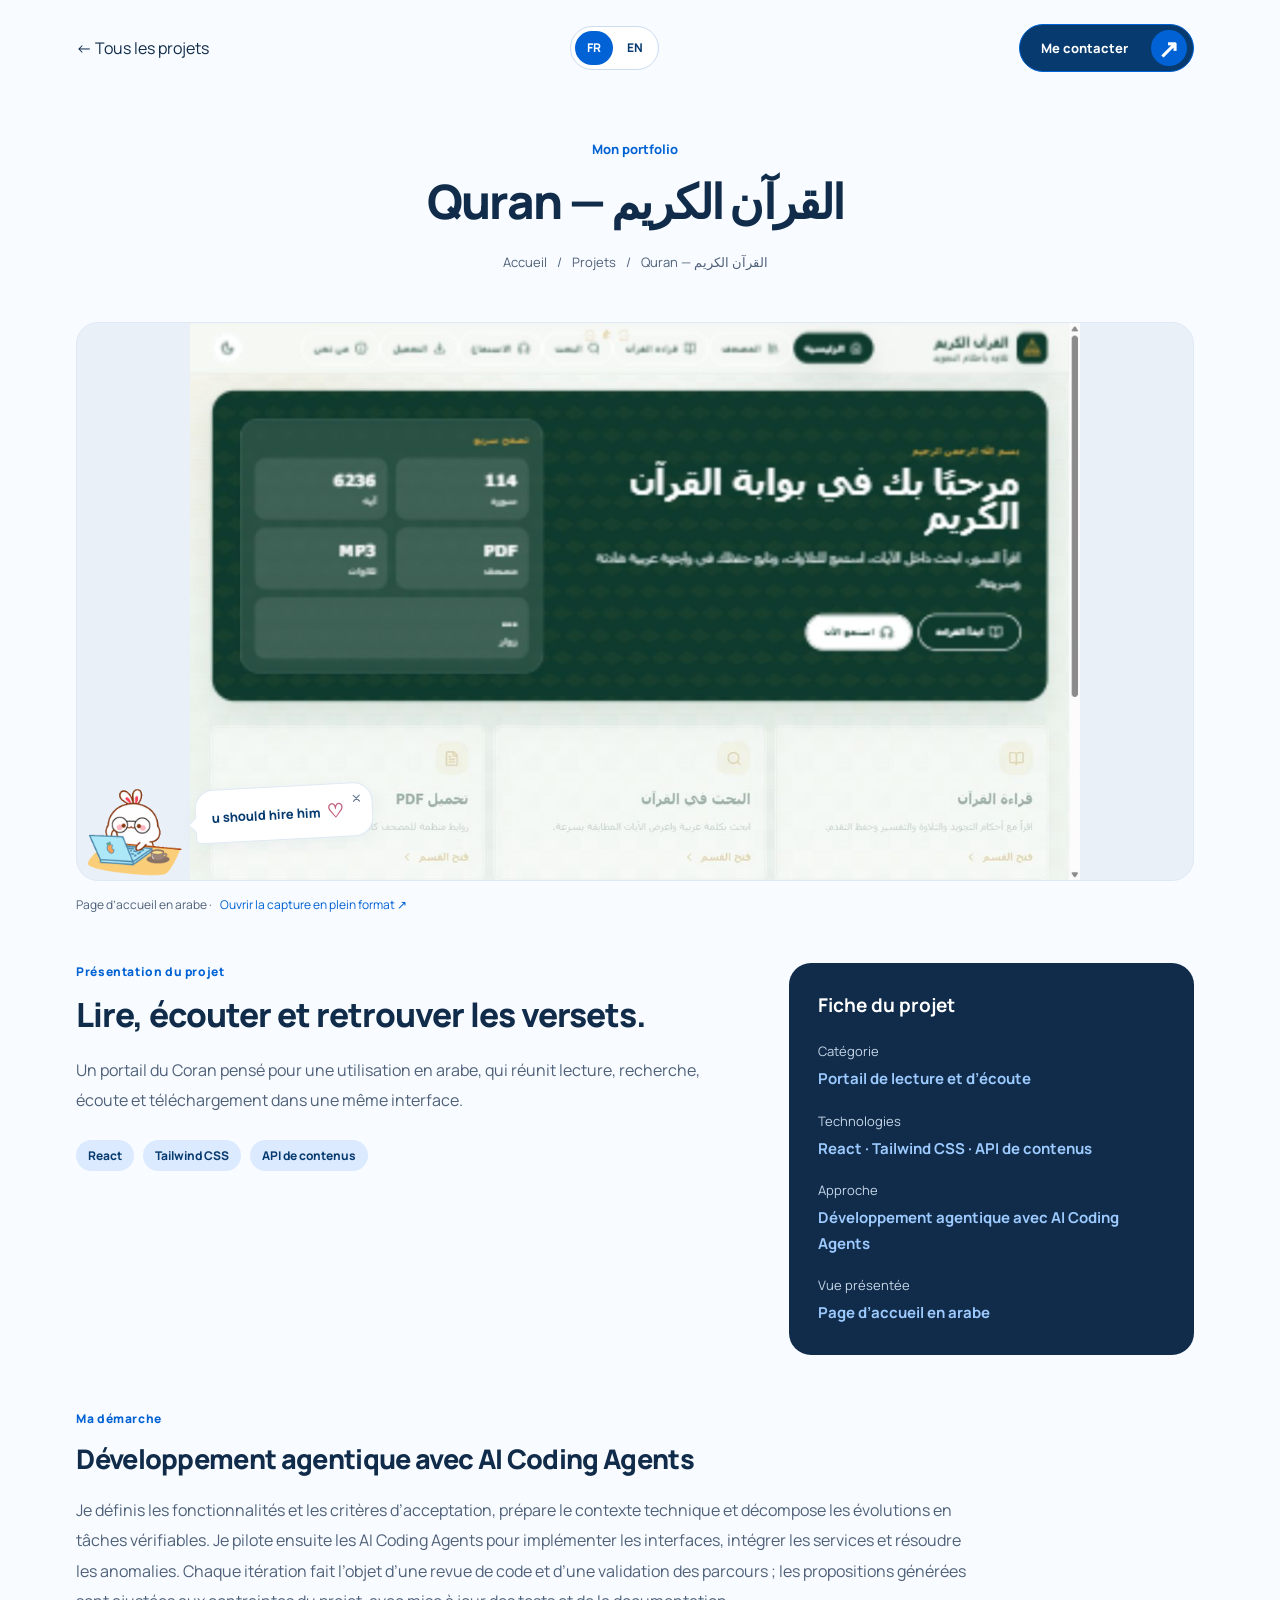
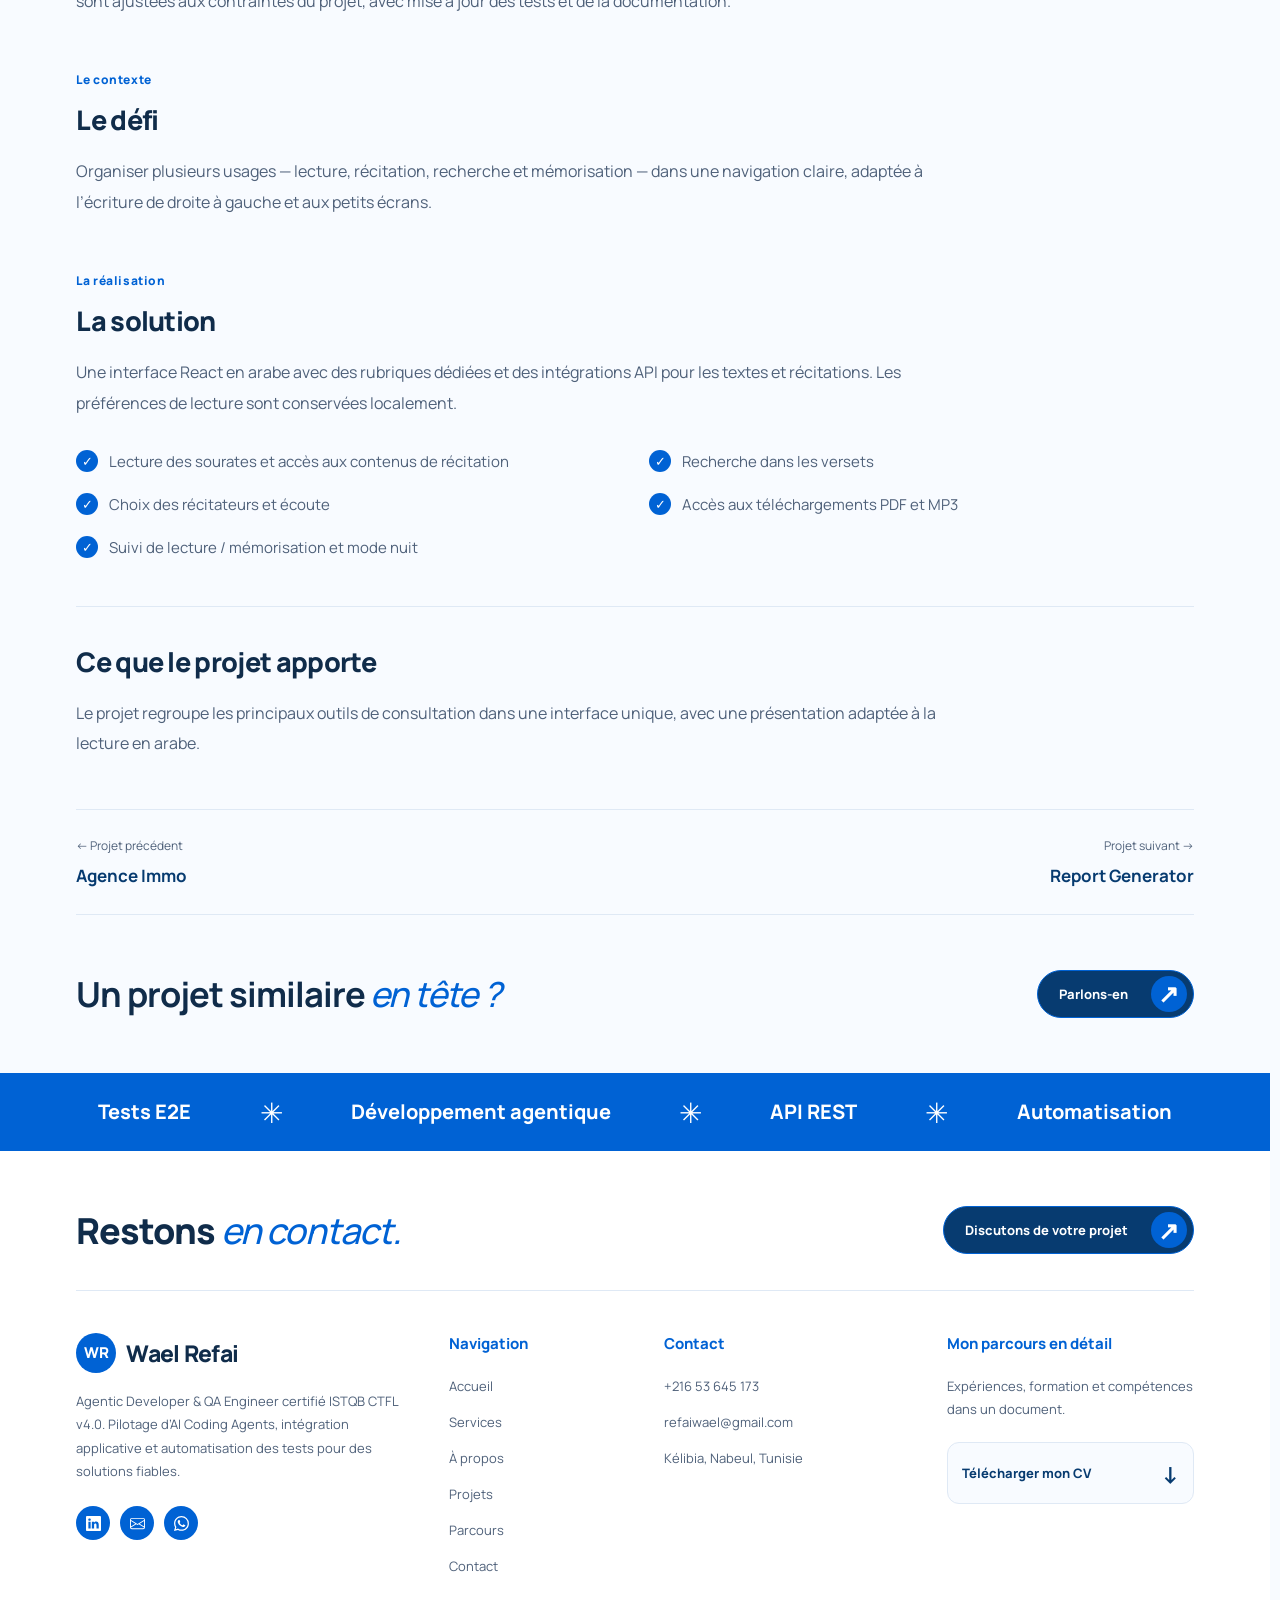
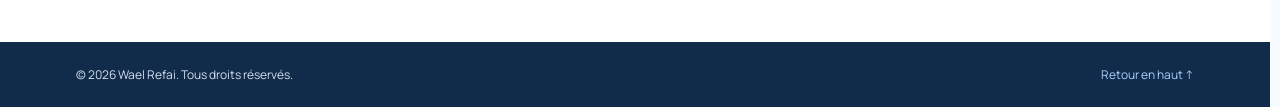
<file: projects/quran.html>
<!doctype html><html lang="fr"><head><meta charset="UTF-8"><meta name="viewport" content="width=device-width, initial-scale=1"><meta name="description" content="Un portail du Coran pensé pour une utilisation en arabe, qui réunit lecture, recherche, écoute et téléchargement dans une même interface."><title>Quran — القرآن الكريم — Projet de Wael Refai</title><link rel="icon" href="../assets/favicon.svg"><link rel="stylesheet" href="../styles.css?v=reference-2"><link rel="stylesheet" href="../hero.css?v=centered-menu-1"><link rel="stylesheet" href="../contact.css?v=studio-1"><link rel="stylesheet" href="../case-study.css?v=case-1"><script src="../case-study.js?v=case-1" defer></script><link rel="stylesheet" href="../i18n.css?v=languages-1"><script src="../i18n.js?v=languages-1" defer></script></head><body class="case-page"><a class="skip-link" href="#projet">Aller au projet</a>
<header class="case-nav page-width"><div class="language-switch" role="group" aria-label="Langue du site"><button type="button" data-language="fr" aria-pressed="true" lang="fr" aria-label="Français">FR</button><button type="button" data-language="en" aria-pressed="false" lang="en" aria-label="English">EN</button></div><a href="../index.html#projets">← Tous les projets</a><a class="contact-pill" href="../index.html#contact">Me contacter <span aria-hidden="true">↗</span></a></header>
<main id="projet"><header class="case-masthead page-width"><p>Mon portfolio</p><h1>Quran — القرآن الكريم</h1><nav aria-label="Fil d’Ariane"><a href="../index.html">Accueil</a><span aria-hidden="true">/</span><a href="../index.html#projets">Projets</a><span aria-hidden="true">/</span><span aria-current="page">Quran — القرآن الكريم</span></nav></header>
<div class="case-content page-width"><figure class="case-hero"><img src="../assets/projects/quran.jpg" width="1280" height="800" alt="Page d’accueil en arabe — Quran — القرآن الكريم" fetchpriority="high"><figcaption>Page d’accueil en arabe · <a href="../assets/projects/quran.jpg" target="_blank" rel="noopener noreferrer">Ouvrir la capture en plein format ↗</a></figcaption></figure>
<div class="case-intro-grid"><div class="case-intro"><p class="case-kicker">Présentation du projet</p><h2>Lire, écouter et retrouver les versets.</h2><p>Un portail du Coran pensé pour une utilisation en arabe, qui réunit lecture, recherche, écoute et téléchargement dans une même interface.</p><ul class="case-tags" aria-label="Technologies"><li>React</li><li>Tailwind CSS</li><li>API de contenus</li></ul></div><aside class="case-facts" aria-label="Fiche du projet"><h2>Fiche du projet</h2><dl><dt>Catégorie</dt><dd>Portail de lecture et d’écoute</dd><dt>Technologies</dt><dd>React · Tailwind CSS · API de contenus</dd><dt>Approche</dt><dd>Développement agentique avec AI Coding Agents</dd><dt>Vue présentée</dt><dd>Page d’accueil en arabe</dd></dl></aside></div>
<section class="case-section" aria-labelledby="approach"><p class="case-kicker">Ma démarche</p><h2 id="approach">Développement agentique avec AI Coding Agents</h2><p>Je définis les fonctionnalités et les critères d’acceptation, prépare le contexte technique et décompose les évolutions en tâches vérifiables. Je pilote ensuite les AI Coding Agents pour implémenter les interfaces, intégrer les services et résoudre les anomalies. Chaque itération fait l’objet d’une revue de code et d’une validation des parcours ; les propositions générées sont ajustées aux contraintes du projet, avec mise à jour des tests et de la documentation.</p></section>
<section class="case-section" aria-labelledby="challenge"><p class="case-kicker">Le contexte</p><h2 id="challenge">Le défi</h2><p>Organiser plusieurs usages — lecture, récitation, recherche et mémorisation — dans une navigation claire, adaptée à l’écriture de droite à gauche et aux petits écrans.</p></section>
<section class="case-section" aria-labelledby="solution"><p class="case-kicker">La réalisation</p><h2 id="solution">La solution</h2><p>Une interface React en arabe avec des rubriques dédiées et des intégrations API pour les textes et récitations. Les préférences de lecture sont conservées localement.</p><ul class="case-features"><li>Lecture des sourates et accès aux contenus de récitation</li><li>Recherche dans les versets</li><li>Choix des récitateurs et écoute</li><li>Accès aux téléchargements PDF et MP3</li><li>Suivi de lecture / mémorisation et mode nuit</li></ul></section>
<section class="case-section case-impact" aria-labelledby="impact"><h2 id="impact">Ce que le projet apporte</h2><p>Le projet regroupe les principaux outils de consultation dans une interface unique, avec une présentation adaptée à la lecture en arabe.</p></section>
<nav class="case-pagination" aria-label="Autres projets"><a href="agence-immo.html"><span>← Projet précédent</span><strong>Agence Immo</strong></a><a href="report-generator.html"><span>Projet suivant →</span><strong>Report Generator</strong></a></nav>
<section class="case-callout"><h2>Un projet similaire <em>en tête ?</em></h2><a class="contact-pill" href="../index.html#contact">Parlons-en <span aria-hidden="true">↗</span></a></section></div></main>      <aside class="hire-bunny" aria-label="Un petit mot du lapin">
        <img src="../assets/cute-rabbit.gif?v=loop-1" width="370" height="300" alt="" decoding="async" fetchpriority="low">
        <div class="bunny-note">
          <a href="mailto:refaiwael@gmail.com" lang="en">u should hire him <span aria-hidden="true">♡</span></a>
          <button class="bunny-dismiss" type="button" aria-label="Masquer le lapin" title="Masquer le lapin"><svg viewBox="0 0 16 16" aria-hidden="true"><path d="m4 4 8 8m0-8-8 8"/></svg></button>
        </div>
      </aside>  <footer class="footer-studio"><div class="footer-ribbon" aria-hidden="true"><span>Tests E2E</span><b>✳</b><span>Développement agentique</span><b>✳</b><span>API REST</span><b>✳</b><span>Automatisation</span></div><div class="page-width"><div class="footer-connect"><h2>Restons <em>en contact.</em></h2><a class="contact-pill" href="../index.html#contact">Discutons de votre projet <span aria-hidden="true">↗</span></a></div><div class="footer-columns"><div class="footer-intro"><a class="footer-brand" href="../index.html#accueil"><span aria-hidden="true">WR</span>Wael Refai</a><p>Agentic Developer & QA Engineer certifié ISTQB CTFL v4.0. Pilotage d’AI Coding Agents, intégration applicative et automatisation des tests pour des solutions fiables.</p><div class="footer-socials"><a href="https://www.linkedin.com/in/refaiwael/" target="_blank" rel="noopener noreferrer" aria-label="LinkedIn (nouvel onglet)"><svg viewBox="0 0 16 16"><use href="../assets/contact-icons.svg#linkedin"/></svg></a><a href="mailto:refaiwael@gmail.com" aria-label="Email"><svg viewBox="0 0 16 16"><use href="../assets/contact-icons.svg#email"/></svg></a><a href="https://wa.me/21653645173" target="_blank" rel="noopener noreferrer" aria-label="WhatsApp (nouvel onglet)"><svg viewBox="0 0 16 16"><use href="../assets/contact-icons.svg#whatsapp"/></svg></a></div></div>
      <nav class="footer-nav" aria-label="Navigation de pied de page"><h3>Navigation</h3><a href="../index.html#accueil">Accueil</a><a href="../index.html#services">Services</a><a href="../index.html#a-propos">À propos</a><a href="../index.html#projets">Projets</a><a href="../index.html#experience">Parcours</a><a href="../index.html#contact">Contact</a></nav><div class="footer-info"><h3>Contact</h3><a href="tel:+21653645173">+216 53 645 173</a><a href="mailto:refaiwael@gmail.com">refaiwael@gmail.com</a><p>Kélibia, Nabeul, Tunisie</p></div><div class="footer-cv"><h3>Mon parcours en détail</h3><p>Expériences, formation et compétences dans un document.</p><a href="../assets/WaelRefaiCV.pdf?v=cv-1" download="WaelRefaiCV.pdf">Télécharger mon CV <span aria-hidden="true">↓</span></a></div></div></div><div class="footer-bottom"><div class="page-width"><p>© <span id="year">2026</span> Wael Refai. Tous droits réservés.</p><a href="../index.html#accueil">Retour en haut ↑</a></div></div></footer></body></html>
</file>
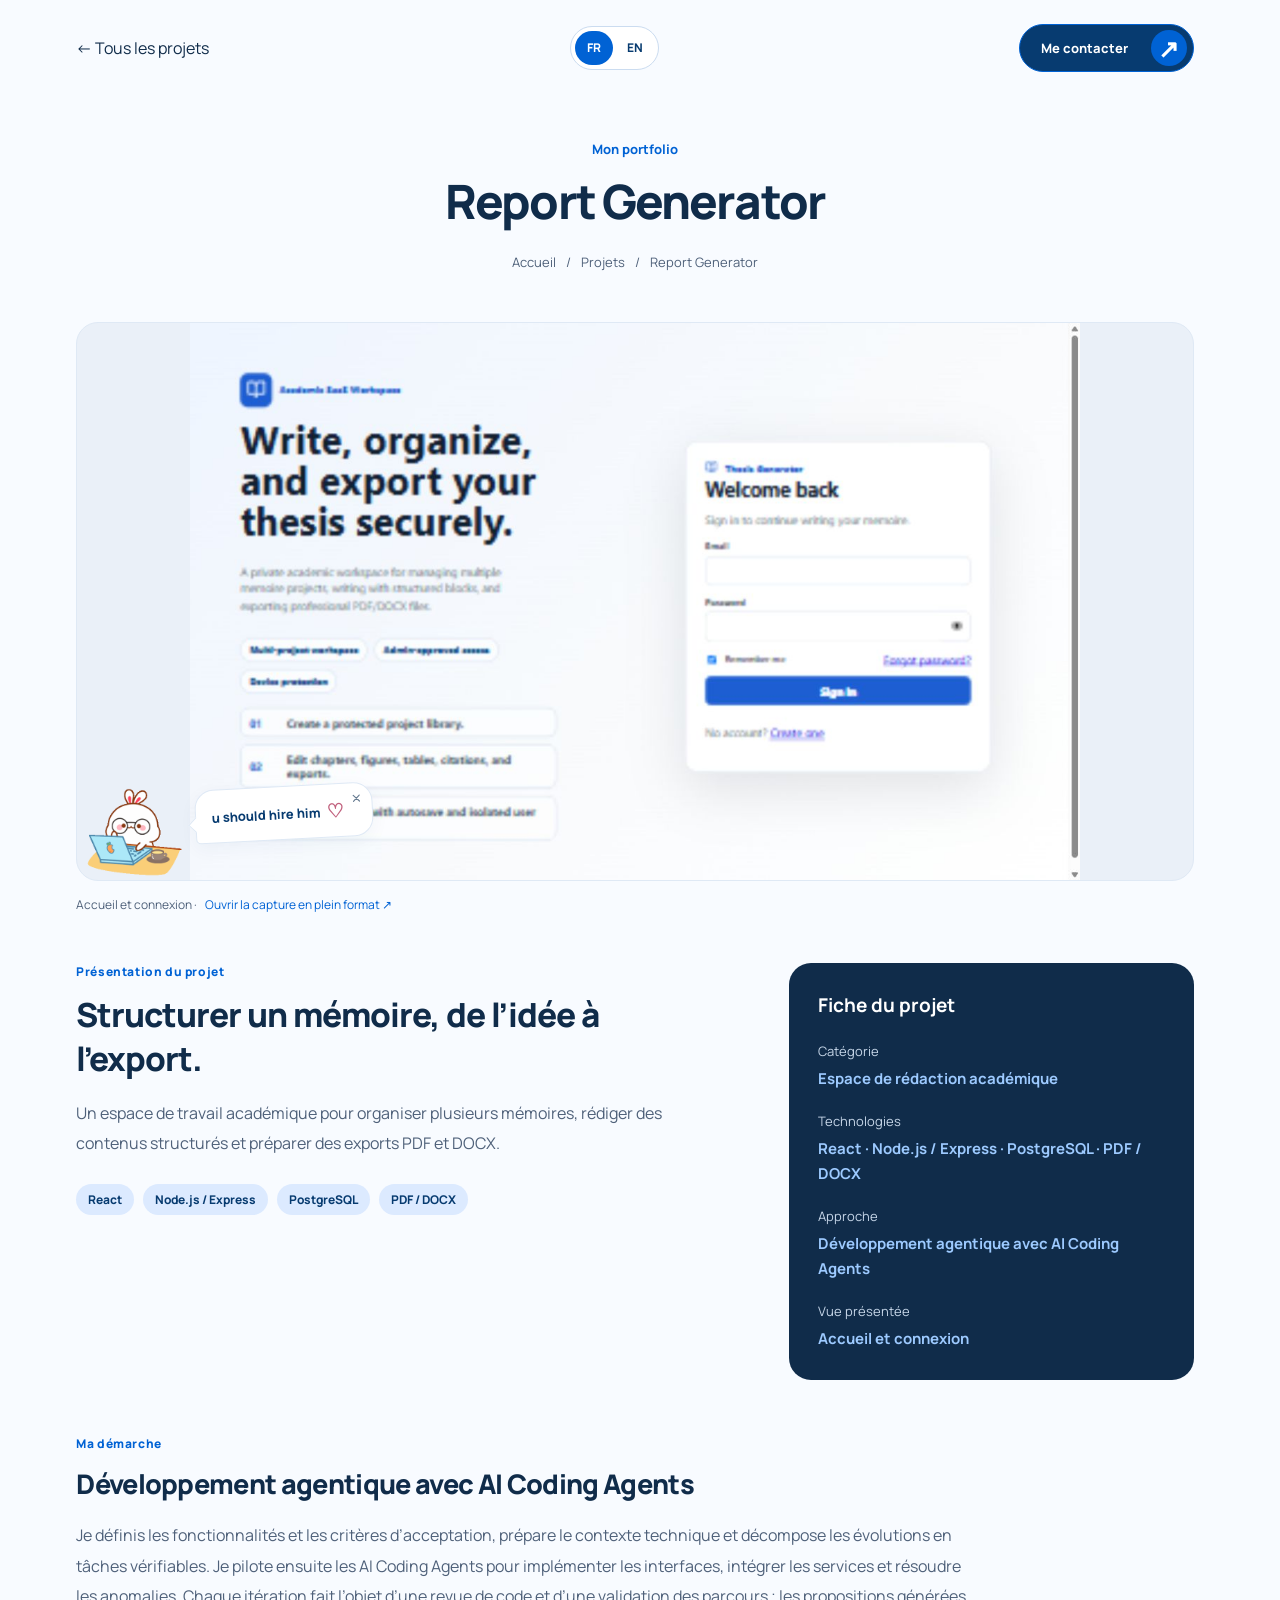
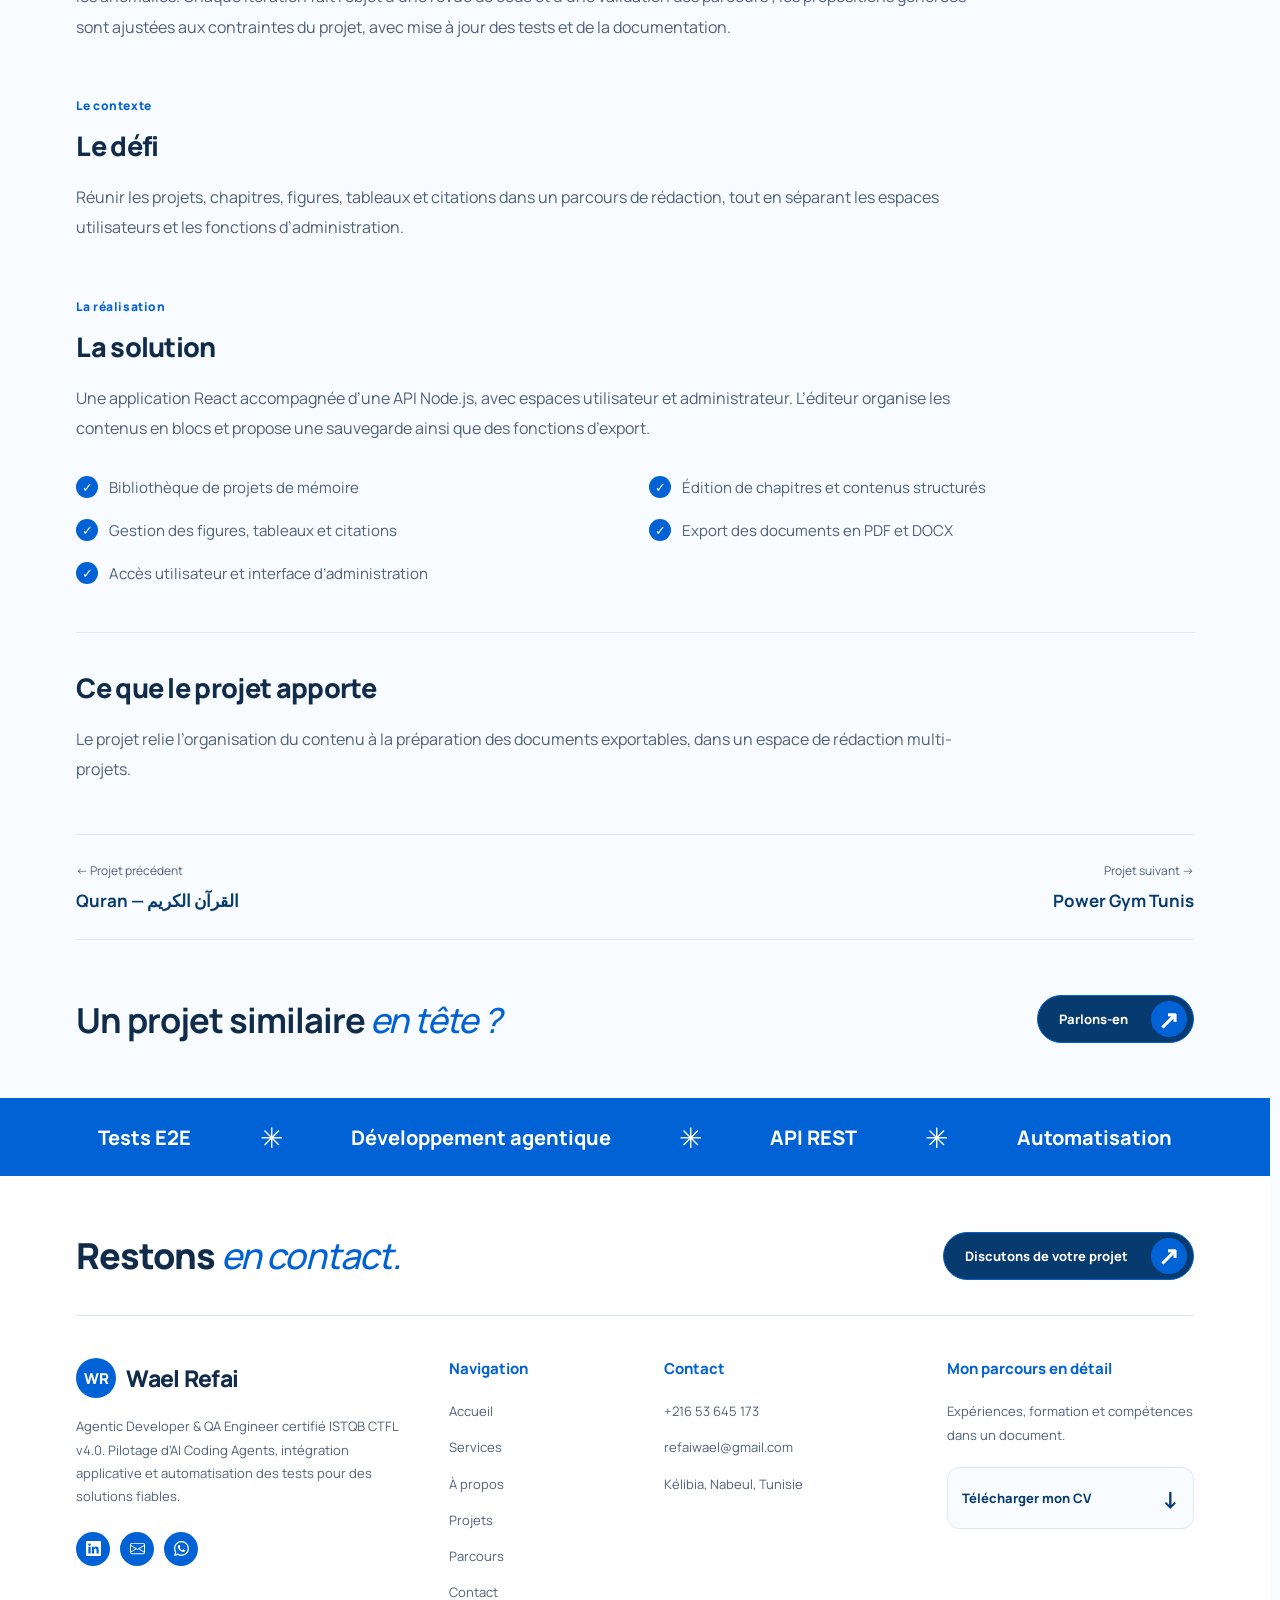
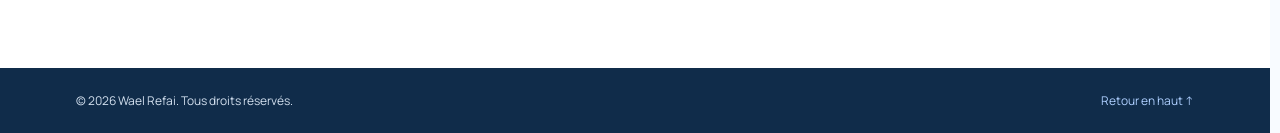
<file: projects/report-generator.html>
<!doctype html><html lang="fr"><head><meta charset="UTF-8"><meta name="viewport" content="width=device-width, initial-scale=1"><meta name="description" content="Un espace de travail académique pour organiser plusieurs mémoires, rédiger des contenus structurés et préparer des exports PDF et DOCX."><title>Report Generator — Projet de Wael Refai</title><link rel="icon" href="../assets/favicon.svg"><link rel="stylesheet" href="../styles.css?v=reference-2"><link rel="stylesheet" href="../hero.css?v=centered-menu-1"><link rel="stylesheet" href="../contact.css?v=studio-1"><link rel="stylesheet" href="../case-study.css?v=case-1"><script src="../case-study.js?v=case-1" defer></script><link rel="stylesheet" href="../i18n.css?v=languages-1"><script src="../i18n.js?v=languages-1" defer></script></head><body class="case-page"><a class="skip-link" href="#projet">Aller au projet</a>
<header class="case-nav page-width"><div class="language-switch" role="group" aria-label="Langue du site"><button type="button" data-language="fr" aria-pressed="true" lang="fr" aria-label="Français">FR</button><button type="button" data-language="en" aria-pressed="false" lang="en" aria-label="English">EN</button></div><a href="../index.html#projets">← Tous les projets</a><a class="contact-pill" href="../index.html#contact">Me contacter <span aria-hidden="true">↗</span></a></header>
<main id="projet"><header class="case-masthead page-width"><p>Mon portfolio</p><h1>Report Generator</h1><nav aria-label="Fil d’Ariane"><a href="../index.html">Accueil</a><span aria-hidden="true">/</span><a href="../index.html#projets">Projets</a><span aria-hidden="true">/</span><span aria-current="page">Report Generator</span></nav></header>
<div class="case-content page-width"><figure class="case-hero"><img src="../assets/projects/report.jpg" width="1280" height="800" alt="Accueil et connexion — Report Generator" fetchpriority="high"><figcaption>Accueil et connexion · <a href="../assets/projects/report.jpg" target="_blank" rel="noopener noreferrer">Ouvrir la capture en plein format ↗</a></figcaption></figure>
<div class="case-intro-grid"><div class="case-intro"><p class="case-kicker">Présentation du projet</p><h2>Structurer un mémoire, de l’idée à l’export.</h2><p>Un espace de travail académique pour organiser plusieurs mémoires, rédiger des contenus structurés et préparer des exports PDF et DOCX.</p><ul class="case-tags" aria-label="Technologies"><li>React</li><li>Node.js / Express</li><li>PostgreSQL</li><li>PDF / DOCX</li></ul></div><aside class="case-facts" aria-label="Fiche du projet"><h2>Fiche du projet</h2><dl><dt>Catégorie</dt><dd>Espace de rédaction académique</dd><dt>Technologies</dt><dd>React · Node.js / Express · PostgreSQL · PDF / DOCX</dd><dt>Approche</dt><dd>Développement agentique avec AI Coding Agents</dd><dt>Vue présentée</dt><dd>Accueil et connexion</dd></dl></aside></div>
<section class="case-section" aria-labelledby="approach"><p class="case-kicker">Ma démarche</p><h2 id="approach">Développement agentique avec AI Coding Agents</h2><p>Je définis les fonctionnalités et les critères d’acceptation, prépare le contexte technique et décompose les évolutions en tâches vérifiables. Je pilote ensuite les AI Coding Agents pour implémenter les interfaces, intégrer les services et résoudre les anomalies. Chaque itération fait l’objet d’une revue de code et d’une validation des parcours ; les propositions générées sont ajustées aux contraintes du projet, avec mise à jour des tests et de la documentation.</p></section>
<section class="case-section" aria-labelledby="challenge"><p class="case-kicker">Le contexte</p><h2 id="challenge">Le défi</h2><p>Réunir les projets, chapitres, figures, tableaux et citations dans un parcours de rédaction, tout en séparant les espaces utilisateurs et les fonctions d’administration.</p></section>
<section class="case-section" aria-labelledby="solution"><p class="case-kicker">La réalisation</p><h2 id="solution">La solution</h2><p>Une application React accompagnée d’une API Node.js, avec espaces utilisateur et administrateur. L’éditeur organise les contenus en blocs et propose une sauvegarde ainsi que des fonctions d’export.</p><ul class="case-features"><li>Bibliothèque de projets de mémoire</li><li>Édition de chapitres et contenus structurés</li><li>Gestion des figures, tableaux et citations</li><li>Export des documents en PDF et DOCX</li><li>Accès utilisateur et interface d’administration</li></ul></section>
<section class="case-section case-impact" aria-labelledby="impact"><h2 id="impact">Ce que le projet apporte</h2><p>Le projet relie l’organisation du contenu à la préparation des documents exportables, dans un espace de rédaction multi-projets.</p></section>
<nav class="case-pagination" aria-label="Autres projets"><a href="quran.html"><span>← Projet précédent</span><strong>Quran — القرآن الكريم</strong></a><a href="gym.html"><span>Projet suivant →</span><strong>Power Gym Tunis</strong></a></nav>
<section class="case-callout"><h2>Un projet similaire <em>en tête ?</em></h2><a class="contact-pill" href="../index.html#contact">Parlons-en <span aria-hidden="true">↗</span></a></section></div></main>      <aside class="hire-bunny" aria-label="Un petit mot du lapin">
        <img src="../assets/cute-rabbit.gif?v=loop-1" width="370" height="300" alt="" decoding="async" fetchpriority="low">
        <div class="bunny-note">
          <a href="mailto:refaiwael@gmail.com" lang="en">u should hire him <span aria-hidden="true">♡</span></a>
          <button class="bunny-dismiss" type="button" aria-label="Masquer le lapin" title="Masquer le lapin"><svg viewBox="0 0 16 16" aria-hidden="true"><path d="m4 4 8 8m0-8-8 8"/></svg></button>
        </div>
      </aside>  <footer class="footer-studio"><div class="footer-ribbon" aria-hidden="true"><span>Tests E2E</span><b>✳</b><span>Développement agentique</span><b>✳</b><span>API REST</span><b>✳</b><span>Automatisation</span></div><div class="page-width"><div class="footer-connect"><h2>Restons <em>en contact.</em></h2><a class="contact-pill" href="../index.html#contact">Discutons de votre projet <span aria-hidden="true">↗</span></a></div><div class="footer-columns"><div class="footer-intro"><a class="footer-brand" href="../index.html#accueil"><span aria-hidden="true">WR</span>Wael Refai</a><p>Agentic Developer & QA Engineer certifié ISTQB CTFL v4.0. Pilotage d’AI Coding Agents, intégration applicative et automatisation des tests pour des solutions fiables.</p><div class="footer-socials"><a href="https://www.linkedin.com/in/refaiwael/" target="_blank" rel="noopener noreferrer" aria-label="LinkedIn (nouvel onglet)"><svg viewBox="0 0 16 16"><use href="../assets/contact-icons.svg#linkedin"/></svg></a><a href="mailto:refaiwael@gmail.com" aria-label="Email"><svg viewBox="0 0 16 16"><use href="../assets/contact-icons.svg#email"/></svg></a><a href="https://wa.me/21653645173" target="_blank" rel="noopener noreferrer" aria-label="WhatsApp (nouvel onglet)"><svg viewBox="0 0 16 16"><use href="../assets/contact-icons.svg#whatsapp"/></svg></a></div></div>
      <nav class="footer-nav" aria-label="Navigation de pied de page"><h3>Navigation</h3><a href="../index.html#accueil">Accueil</a><a href="../index.html#services">Services</a><a href="../index.html#a-propos">À propos</a><a href="../index.html#projets">Projets</a><a href="../index.html#experience">Parcours</a><a href="../index.html#contact">Contact</a></nav><div class="footer-info"><h3>Contact</h3><a href="tel:+21653645173">+216 53 645 173</a><a href="mailto:refaiwael@gmail.com">refaiwael@gmail.com</a><p>Kélibia, Nabeul, Tunisie</p></div><div class="footer-cv"><h3>Mon parcours en détail</h3><p>Expériences, formation et compétences dans un document.</p><a href="../assets/WaelRefaiCV.pdf?v=cv-1" download="WaelRefaiCV.pdf">Télécharger mon CV <span aria-hidden="true">↓</span></a></div></div></div><div class="footer-bottom"><div class="page-width"><p>© <span id="year">2026</span> Wael Refai. Tous droits réservés.</p><a href="../index.html#accueil">Retour en haut ↑</a></div></div></footer></body></html>
</file>
<file: styles.css>
@font-face { font-family: Manrope; src: url('assets/manrope.ttf') format('truetype'); font-style: normal; font-weight: 200 800; font-display: swap; }
:root {
  --ink: #102c4a; --blue: #0062d4; --deep: #073b70;
  --muted: #4f617a; --paper: #f8fbff; --line: #dfe9f5; --page: 1660px;
}
* { box-sizing: border-box; }
html { scroll-behavior: smooth; scrollbar-gutter: stable; scrollbar-color: #a4b7cc var(--paper); scrollbar-width: thin; }
body { margin: 0; color: var(--ink); background: #fff; font-family: Manrope, "Segoe UI", Arial, sans-serif; -webkit-font-smoothing: antialiased; }
a { color: inherit; text-decoration: none; text-underline-offset: 5px; }
a, button { touch-action: manipulation; -webkit-tap-highlight-color: transparent; }
button { font: inherit; cursor: pointer; }
a:focus-visible, button:focus-visible { outline: 3px solid #1684db; outline-offset: 5px; }
p, h1, h2, h3 { margin: 0; }
section, article[id] { scroll-margin-top: 40px; }
svg { width: 24px; height: 24px; fill: none; stroke: currentColor; stroke-width: 1.8; stroke-linecap: round; stroke-linejoin: round; }
.page-width { width: min(var(--page), 88%); margin-inline: auto; }
::selection { background: #cce6ff; }
.skip-link { position: fixed; top: 10px; left: 20px; z-index: 100; padding: 12px 20px; background: #fff; border: 2px solid var(--blue); transform: translateY(-160%); }
.skip-link:focus { transform: none; }
.site-header { position: absolute; inset: 0 0 auto; height: 88px; z-index: 20; display: flex; align-items: center; justify-content: center; padding-inline: 6%; }
.site-header nav { display: flex; align-items: center; gap: clamp(25px, 3vw, 46px); height: 100%; }
.site-header nav a { position: relative; display: flex; align-items: center; height: 100%; color: #334965; font-size: 16px; }
.site-header nav a::after { content: ""; position: absolute; bottom: 20px; left: 0; right: 0; height: 2px; background: var(--blue); transform: scaleX(0); transition: transform 180ms ease; }
.site-header nav a:hover { color: var(--deep); }
.site-header nav a.active { color: var(--deep); font-weight: 650; }
.site-header nav a.active::after { transform: scaleX(1); }
.menu-toggle { display: none; }
.button { display: inline-flex; align-items: center; justify-content: center; min-height: 48px; padding: 12px 22px; border: 1px solid transparent; border-radius: 10px; font-size: 15px; font-weight: 650; transition: background 180ms ease, transform 180ms ease; }
.primary { background: var(--deep); color: #fff; }
.primary:hover { background: var(--blue); transform: translateY(-2px); }
.cv-link { padding-block: 12px; color: var(--deep); font-size: 15px; font-weight: 600; text-decoration: underline; text-decoration-color: #91a9c2; text-decoration-thickness: 1px; }
.cv-link:hover { text-decoration-color: var(--blue); }
.section { padding-block: 100px; }
.section h2 { font-size: clamp(30px, 3.1vw, 44px); font-weight: 650; line-height: 1.2; letter-spacing: -.03em; text-wrap: balance; }
.about { display: grid; grid-template-columns: 1fr 1.1fr; gap: 100px; }
.about-copy { color: var(--muted); font-size: 18px; line-height: 1.8; max-width: 65ch; }
.about-copy p + p { margin-top: 18px; }
.skills-section { background: var(--paper); }
.expertise-grid { display: grid; grid-template-columns: 1fr 1fr; gap: 80px; margin-top: 45px; }
.expertise { padding-top: 24px; border-top: 1px solid #c5d1df; }
.expertise h3 { font-size: 24px; letter-spacing: -.02em; font-weight: 650; }
.expertise > p { font-size: 17px; color: var(--muted); line-height: 1.7; max-width: 40ch; margin-top: 14px; }
.expertise ul { padding-left: 19px; margin: 24px 0 0; display: grid; gap: 12px; font-size: 15px; line-height: 1.6; }
.expertise li::marker { color: #7392b0; font-size: 10px; }
.experience-list { display: grid; grid-template-columns: 1fr 1fr 1fr; gap: 40px; margin-top: 45px; }
.experience-list article { border-top: 1px solid var(--line); padding-top: 26px; }
.experience-list h3 { font-size: 17px; font-weight: 600; letter-spacing: -.01em; }
.experience-list strong { display: block; font-size: 23px; font-weight: 650; margin-top: 16px; color: var(--blue); letter-spacing: -.02em; }
.experience-list p { font-size: 15px; color: var(--muted); line-height: 1.7; margin-top: 13px; max-width: 35ch; }
.contact-section { background: var(--paper); }
.contact-layout { display: grid; grid-template-columns: 1.1fr 1fr; align-items: center; gap: 100px; }
.contact-copy > p { font-size: 17px; line-height: 1.7; color: var(--muted); margin-top: 22px; }
.contact-email { display: inline-block; font-size: clamp(20px, 2vw, 27px); font-weight: 600; color: var(--blue); letter-spacing: -.02em; margin-top: 28px; text-decoration: underline; text-decoration-color: #9cb4cb; text-decoration-thickness: 1px; text-underline-offset: 8px; }
.contact-email:hover { text-decoration-color: var(--blue); }
.contact-options { border-top: 1px solid #c5d1df; }
.contact-options a { display: grid; grid-template-columns: 1fr auto; gap: 7px 20px; padding: 25px 0; border-bottom: 1px solid #c5d1df; }
.contact-channel { font-size: 19px; font-weight: 650; }
.contact-value { grid-column: 1; color: var(--muted); font-size: 15px; }
.contact-action { grid-column: 2; grid-row: 1 / 3; align-self: center; color: var(--blue); font-size: 14px; text-decoration: underline; }
.contact-options a:hover .contact-action { text-decoration-thickness: 2px; }
.site-footer { display: flex; align-items: center; justify-content: space-between; gap: 20px; padding-block: 30px; font-size: 12px; color: var(--muted); }
.footer-name { color: var(--ink); font-weight: 650; font-size: 18px; letter-spacing: -.02em; }
.site-footer > a:last-child:hover { text-decoration: underline; }
::-webkit-scrollbar { width: 8px; height: 8px; }
::-webkit-scrollbar-track { background: var(--paper); }
::-webkit-scrollbar-thumb { background: #a4b7cc; border: 2px solid var(--paper); border-radius: 6px; }
::-webkit-scrollbar-thumb:hover { background: #7896b5; }
@media (max-width: 1080px) {
  .about, .contact-layout { gap: 55px; }
  .expertise-grid { gap: 45px; }
  .experience-list { gap: 26px; }
  .section { padding-block: 80px; }
}
@media (max-width: 760px) {
  .site-header { height: 76px; justify-content: flex-end; background: var(--paper); }
  .menu-toggle { display: flex; align-items: center; justify-content: center; flex-direction: column; gap: 7px; width: 44px; height: 44px; padding: 0; border: 1px solid #cbd6e4; border-radius: 10px; background: transparent; }
  .menu-toggle span { width: 19px; height: 2px; background: var(--ink); transition: transform 180ms ease; }
  .menu-toggle[aria-expanded=true] span:first-child { transform: translateY(4.5px) rotate(45deg); }
  .menu-toggle[aria-expanded=true] span:last-child { transform: translateY(-4.5px) rotate(-45deg); }
  .site-header nav { display: none; position: absolute; top: 76px; left: 0; right: 0; height: auto; flex-direction: column; align-items: stretch; gap: 0; padding: 10px 6% 20px; background: var(--paper); border-bottom: 1px solid var(--line); }
  .site-header nav.is-open { display: flex; }
  .site-header nav a { display: block; padding: 12px; height: auto; border-radius: 8px; }
  .site-header nav a.active { background: #e7eff8; }
  .site-header nav a::after { display: none; }
  .section { padding-block: 65px; }
  .section h2 { font-size: 33px; }
  .about, .contact-layout { grid-template-columns: 1fr; gap: 28px; }
  .about-copy { font-size: 16px; }
  .expertise-grid { grid-template-columns: 1fr; gap: 34px; margin-top: 30px; }
  .expertise h3 { font-size: 22px; }
  .expertise > p { font-size: 16px; }
  .experience-list { grid-template-columns: 1fr; gap: 28px; margin-top: 32px; }
  .experience-list article { padding-top: 22px; }
  .experience-list strong { font-size: 22px; margin-top: 10px; }
  .experience-list p { max-width: 50ch; }
  .contact-copy > p { font-size: 16px; }
  .contact-email { font-size: 23px; }
  .contact-options { margin-top: 10px; }
  .contact-channel { font-size: 18px; }
  .contact-action { font-size: 13px; }
  .site-footer { flex-wrap: wrap; gap: 18px; font-size: 11px; }
  .site-footer p { order: 3; width: 100%; }
  .site-footer > a:last-child { margin-left: auto; }
}
@media (prefers-reduced-motion: reduce) {
  html { scroll-behavior: auto; }
  *, *::before, *::after { animation: none !important; transition: none !important; }
}
@media (forced-colors: active) {
  .button, .menu-toggle { border: 1px solid ButtonText; }
}
</file>
<file: hero.css>
.hero { position:relative; height:100svh; min-height:560px; overflow:hidden; isolation:isolate; background:var(--paper); }
.hero-media,.hero-shade { position:absolute; inset:0; z-index:-2; }
.hero-media { background:var(--paper); background-size:cover; background-position:center; background-repeat:no-repeat; }
[data-startup-result="poster"] .hero-media { background-image:url('assets/intro-poster.jpg'); }
[data-startup-result="poster"] .hero-media video { visibility:hidden; }
.hero-media video { display:block; width:100%; height:100%; object-fit:cover; object-position:center; }
.hero-media video.poster-only { visibility:hidden; }
.hero-shade { z-index:-1; background:linear-gradient(90deg,#f8fbffd9 0%,#f8fbff55 30%,transparent 48%),linear-gradient(0deg,#fff5,transparent 18%); }
.hero-content { position:relative; z-index:2; height:100%; display:flex; align-items:flex-start; padding-top:clamp(112px,16.5svh,180px); padding-bottom:54px; }
.intro { width:44%; max-width:630px; }
.availability { width:fit-content; display:flex; align-items:center; gap:10px; padding:10px 17px; background:#ffffffbd; border:1px solid #e6eef8; border-radius:30px; box-shadow:0 3px 10px #173f6c06; font-size:clamp(12px,1.05vw,17px); font-weight:700; }
.availability>span { width:9px; height:9px; background:#31d58b; border-radius:50%; flex-shrink:0; }
.intro h1 { font-size:clamp(64px,5.55vw,104px); font-weight:800; line-height:1.07; letter-spacing:-.04em; white-space:nowrap; margin-top:24px; }
.intro h1>span { position:relative; color:var(--blue); }
.intro h1>span svg { position:absolute; left:13%; bottom:-12px; width:85%; height:13px; stroke:#a5caff; stroke-width:6; fill:none; }
.intro h2 { font-size:clamp(24px,2.08vw,39px); font-weight:800; line-height:1.25; letter-spacing:-.035em; margin-top:34px; }
.intro h2>span { display:block; color:var(--blue); }
.hero-description { font-size:clamp(17px,1.25vw,23px); line-height:1.6; max-width:clamp(340px,31vw,550px); color:#52637d; margin-top:22px; text-wrap:pretty; }
.hero-actions { display:flex; align-items:center; flex-wrap:wrap; gap:12px; margin-top:28px; }
.hero-actions .button { min-height:50px; padding:12px 22px; border-radius:30px; gap:9px; font-size:clamp(13px,1.05vw,17px); font-weight:800; white-space:nowrap; }
.button svg { width:17px; height:17px; fill:currentColor; stroke:none; flex-shrink:0; }
.hero-actions .primary { background:linear-gradient(115deg,#0065db,#004686); box-shadow:0 6px 16px #0062d414; }
.hero-actions .cv-link { border:1px solid #467dd2; background:#ffffff80; text-decoration:none; color:var(--deep); }
.hero-actions .cv-link:hover { background:#fff; }
.hero-socials { position:absolute; z-index:3; right:6%; top:43%; display:flex; gap:16px; }
.hero-socials a { width:58px; height:58px; display:grid; place-items:center; background:#ffffffde; border-radius:15px; color:var(--deep); box-shadow:0 8px 22px #133f7012; transition:transform 180ms ease,background 180ms ease; }
.hero-socials svg { width:25px; height:25px; fill:currentColor; stroke:none; }
.hero-socials a:hover { background:#fff; transform:translateY(-3px); }
.hire-bunny { position:fixed; z-index:30; pointer-events:none; left:5%; bottom:14px; display:flex; align-items:center; gap:0; width:fit-content; }
.hire-bunny[hidden] { display:none !important; }
.hire-bunny>img { width:140px; height:auto; display:block; }
.bunny-note { pointer-events:auto; position:relative; margin-left:-9px; margin-top:-32px; padding:13px 28px 13px 16px; background:#fff; border:1px solid var(--line); border-radius:19px 19px 19px 5px; box-shadow:0 5px 18px #173f6c0c; transform:rotate(-3deg); }
.bunny-note::before { content:""; position:absolute; left:-6px; bottom:13px; width:10px; height:10px; background:#fff; border-left:1px solid var(--line); border-bottom:1px solid var(--line); transform:rotate(45deg); }
.bunny-note>a { display:block; color:var(--deep); font-size:13px; font-weight:750; white-space:nowrap; text-decoration:none; }
.bunny-note>a span { color:#c05f7c; margin-left:3px; font-size:19px; vertical-align:-1px; }
.bunny-note>a:hover { color:var(--blue); }
.bunny-dismiss { position:absolute; right:2px; top:2px; display:grid; place-items:center; width:26px; height:26px; border:0; padding:6px; border-radius:50%; color:#667b91; background:transparent; cursor:pointer; }
.bunny-dismiss svg { width:12px; height:12px; stroke:currentColor; stroke-width:1.5; fill:none; }
.bunny-dismiss:hover { background:var(--paper); color:var(--ink); }
.site-header { justify-content:space-between; height:94px; gap:24px; }
.site-header nav { gap:clamp(12px,1.4vw,30px); }
.site-header nav a { height:42px; padding:8px 16px; font-weight:750; font-size:16px; color:var(--ink); border-radius:26px; }
.site-header nav a::after { display:none; }
.site-header nav a.active { background:linear-gradient(120deg,#0068e2,#0056bd); color:#fff; box-shadow:0 4px 12px #005ab51a; }
.header-contact { gap:9px; border-radius:30px; background:linear-gradient(115deg,#063b70,#00518b); color:#fff; font-weight:800; min-height:46px; padding:11px 20px; font-size:14px; white-space:nowrap; }
.header-contact:hover { background:var(--deep); }
.hero-art { position:absolute; inset:0; z-index:0; pointer-events:none; overflow:hidden; }
.hero-art svg { position:absolute; stroke:none; }
.ribbon-right { top:7%; right:-12%; width:43%; height:65%; }
.ribbon-left { left:-6%; bottom:4%; width:38%; height:20%; mask-image:linear-gradient(to right,#000,#000 45%,transparent 95%); }
.intro-screen { position:fixed; inset:0; z-index:100; display:none; place-items:center; background:#fff; pointer-events:none; transform:translateY(0); transition:transform 550ms cubic-bezier(.76,0,.24,1),visibility 0s 550ms; }
.hello-active .intro-screen,.hello-done .intro-screen { display:grid; }
.hello-word { width:min(380px,78vw); transition:opacity 250ms ease,transform 550ms cubic-bezier(.76,0,.24,1); }
.hello-word svg { width:100%; height:auto; display:block; stroke:none; animation:write-hello 650ms cubic-bezier(.16,1,.3,1) both; }
.hello-done .intro-screen { transform:translateY(-100%); visibility:hidden; }
.hello-done .hello-word { opacity:0; transform:translateY(-30px); }
.intro-screen[hidden] { display:none !important; }
.intro-pending { scroll-behavior:auto; }
.intro-pending [data-enter] { opacity:0; visibility:hidden; transform:translateY(12px); }
.content-ready [data-enter]:not(.arrived) { animation:hero-enter 500ms cubic-bezier(.16,1,.3,1) var(--enter-delay,0s) both; }
@keyframes write-hello { from { clip-path:inset(0 75% 0 0); opacity:.3; } to { clip-path:inset(0 0 0 0); opacity:1; } }
@keyframes hero-enter { from { opacity:0; transform:translateY(12px); } to { opacity:1; transform:translateY(0); } }
@media (min-width:761px) and (max-height:700px) {
  .site-header { height:78px; }
  .hero-content { padding-top:100px; padding-bottom:34px; }
  .availability { font-size:12px; padding:8px 15px; }
  .intro h1 { font-size:clamp(61px,5.4vw,80px); margin-top:20px; }
  .intro h2 { font-size:clamp(24px,2vw,29px); margin-top:28px; }
  .hero-description { font-size:17px; line-height:1.55; margin-top:18px; }
  .hero-actions { margin-top:24px; gap:10px; }
  .hero-actions .button { min-height:46px; padding:10px 18px; font-size:13px; }
  .hero-socials a { width:52px; height:52px; }
  .hire-bunny { bottom:8px; }
  .bunny-note { padding-block:9px; }
}
@media (min-width:1181px) {
  .site-header { justify-content:center; }
  .header-contact { position:absolute; right:6%; }
}
@media (max-width:1180px) {
  .site-header { height:80px; justify-content:flex-end; }
  .header-contact { display:none; }
  .menu-toggle { display:flex; align-items:center; justify-content:center; flex-direction:column; gap:7px; width:44px; height:44px; padding:0; border:1px solid #cbd6e4; border-radius:12px; background:#ffffffa8; order:3; }
  .menu-toggle span { width:19px; height:2px; background:var(--ink); transition:transform 180ms ease; }
  .menu-toggle[aria-expanded=true] span:first-child { transform:translateY(4.5px) rotate(45deg); }
  .menu-toggle[aria-expanded=true] span:last-child { transform:translateY(-4.5px) rotate(-45deg); }
  .site-header nav { display:none; position:absolute; top:80px; left:0; right:0; height:auto; flex-direction:column; align-items:stretch; gap:4px; padding:12px 6% 20px; background:var(--paper); border-bottom:1px solid var(--line); }
  .site-header nav.is-open { display:flex; }
  .site-header nav a { display:block; height:auto; padding:12px; border-radius:10px; }
  .intro { width:49%; }
  .intro h1 { font-size:clamp(58px,6.2vw,68px); }
  .intro h2 { font-size:24px; }
  .hero-socials { right:4%; gap:11px; }
  .hero-socials a { width:46px; height:46px; border-radius:13px; }
}
@media (max-width:760px) {
  .site-header { height:64px; background:transparent; padding-inline:16px; }
  .menu-toggle { background:#ffffffe6; box-shadow:0 4px 16px #173f6c12; }
  .site-header nav { top:64px; left:16px; right:16px; padding:10px; border:1px solid var(--line); border-radius:18px; box-shadow:0 12px 32px #173f6c1a; }
  .hero { height:auto; min-height:0; display:flex; flex-direction:column; }
  .hero-media { position:relative; inset:auto; order:0; height:clamp(280px,40svh,340px); margin-top:0; width:100%; z-index:4; overflow:visible; background-size:cover; background-position:56% center; }
  .hero-media::after { content:""; position:absolute; inset:auto 0 0; height:20px; background:linear-gradient(transparent,var(--paper)); pointer-events:none; transition:opacity 400ms ease; }
  .hero-media video { position:absolute; left:0; top:0; object-fit:cover; object-position:56% center; transform:none; transition:height 700ms cubic-bezier(.65,0,.25,1),top 700ms cubic-bezier(.65,0,.25,1); }
  .intro-pending .hero-media video { height:100svh; }
  .intro-pending .hero-media::after { opacity:0; }
  .content-ready [data-enter]:not(.arrived) { animation-delay:calc(var(--enter-delay,0s) + .45s); }
  .hero-shade { display:none; }
  .hero-content { order:1; width:88%; height:auto; padding-top:14px; padding-bottom:10px; }
  .intro { width:100%; max-width:500px; }
  .availability { font-size:12px; padding:8px 12px; gap:8px; }
  .availability>span { width:7px; height:7px; }
  .intro h1 { font-size:clamp(44px,12vw,60px); margin-top:12px; }
  .intro h1>span svg { bottom:-9px; height:11px; }
  .intro h2 { font-size:22px; margin-top:18px; line-height:1.25; }
  .hero-description { font-size:15px; line-height:1.55; margin-top:12px; }
  .hero-actions { display:grid; grid-template-columns:1fr 1fr; margin-top:16px; gap:10px; }
  .hero-actions .button { font-size:12px; line-height:1.5; min-height:56px; min-width:0; padding:10px 12px; white-space:normal; text-align:left; justify-content:flex-start; gap:7px; }
  .hero-socials { position:static; order:2; width:88%; margin-inline:auto; padding-bottom:112px; gap:12px; }
  .hero-socials a { width:46px; height:46px; }
  .hire-bunny { left:max(8px,env(safe-area-inset-left)); bottom:max(10px,env(safe-area-inset-bottom)); width:fit-content; margin:0; }
  .hire-bunny>img { width:96px; }
  .bunny-note { margin-top:12px; padding-block:8px; }
  .ribbon-right { display:none; }
  .ribbon-left { bottom:2%; width:65%; height:15%; opacity:.45; }
  .hello-word { width:280px; }
}
@media (prefers-reduced-motion:reduce) {
  .hire-bunny>img { display:none; }
  .bunny-note { margin:0; transform:none; }
  .bunny-note::before { display:none; }
  .intro-screen,.hello-word,.hero-media video,.hero-media::after { transition:none; }
  .hello-word svg { animation:none; }
  .content-ready [data-enter] { animation:none !important; }
}
@media (forced-colors:active) { .hero-shade { background:Canvas; opacity:.85; } .hero-art { display:none; } }
</file>
<file: resume.css>
.cv-kicker { color:var(--blue); font-size:13px; font-weight:800; letter-spacing:.06em; margin-bottom:18px; }
.cv-location { font-weight:750; color:var(--ink); }
.cv-jump { display:flex; flex-wrap:wrap; gap:12px 22px; margin-top:24px; font-size:14px; color:var(--blue); }
.cv-jump a:hover { text-decoration:underline; }
.cv-project,.cv-career { background:var(--paper); }
.cv-section-heading { display:grid; grid-template-columns:1.3fr 1fr; gap:70px; align-items:end; }
.cv-section-heading>p { color:var(--muted); font-size:18px; line-height:1.8; max-width:40ch; }
.cv-project-list { display:grid; grid-template-columns:1fr 1fr; gap:22px 60px; padding:0; list-style:none; margin:40px 0 30px; }
.cv-project-list li { padding:20px 0 0; border-top:1px solid var(--line); line-height:1.8; color:var(--muted); }
.cv-tags { display:flex; flex-wrap:wrap; gap:10px; }
.cv-tags span { padding:7px 13px; border:1px solid #cbdcf0; border-radius:24px; font-size:13px; color:var(--deep); background:#fff; }
.cv-skills { display:grid; grid-template-columns:repeat(3,1fr); gap:38px; margin-top:45px; }
.cv-skills article { border-top:1px solid var(--line); padding-top:22px; }
.cv-skills h3,.cv-role h3,.cv-education h3 { font-size:21px; line-height:1.5; font-weight:750; letter-spacing:-.02em; }
.cv-skills p,.cv-role>p:last-child,.cv-education article>p:last-child { font-size:16px; line-height:1.8; color:var(--muted); margin-top:12px; }
.cv-timeline { margin-top:45px; }
.cv-timeline article { display:grid; grid-template-columns:1fr 1.5fr; gap:65px; border-top:1px solid var(--line); padding-block:32px; }
.cv-date { font-size:13px; font-weight:750; color:var(--blue); margin-bottom:12px; }
.cv-timeline ul { margin:0; padding-left:20px; display:grid; gap:14px; color:var(--muted); line-height:1.8; align-content:start; }
.cv-timeline li::marker { color:var(--blue); }
.cv-education { display:grid; grid-template-columns:1fr 1.3fr; gap:65px; margin-top:45px; }
.cv-cert { border:1px solid #d3e3f5; background:var(--paper); border-radius:20px; padding:30px; align-self:start; }
.cv-degrees article { border-top:1px solid var(--line); padding:24px 0; }
.cv-languages { border-top:1px solid var(--line); display:grid; grid-template-columns:1fr 1fr; gap:65px; }
.cv-languages dl { display:grid; grid-template-columns:1fr 1fr; gap:25px; margin:0; align-content:center; }
.cv-languages dt { font-size:22px; font-weight:750; }
.cv-languages dd { margin:10px 0 0; color:var(--muted); font-size:16px; }
@media(max-width:900px) { .cv-skills { grid-template-columns:1fr 1fr; } .cv-section-heading,.cv-timeline article,.cv-education,.cv-languages { gap:35px; } }
@media(max-width:600px) { .cv-section-heading,.cv-project-list,.cv-skills,.cv-timeline article,.cv-education,.cv-languages { grid-template-columns:1fr; gap:26px; } .cv-section-heading>p { font-size:16px; } .cv-skills { gap:30px; } .cv-timeline article { gap:22px; } .cv-languages dl { gap:20px; } .cv-cert { padding:24px; } }

.certifications-section { border-top:1px solid var(--line); }
.certifications-heading { display:grid; grid-template-columns:1.2fr 1fr; column-gap:65px; align-items:end; }
.certifications-heading .cv-kicker { grid-column:1/-1; }
.certifications-heading h2 { line-height:1.25; }
.certifications-heading h2 em { color:var(--blue); font-weight:500; }
.certifications-heading>p:last-child { color:var(--muted); font-size:16px; line-height:1.8; max-width:48ch; }
.certifications-grid { display:grid; grid-template-columns:repeat(3,minmax(0,1fr)); gap:0 34px; margin-top:40px; }
.certification-item { min-width:0; padding:27px 0; border-top:1px solid var(--line); }
.certification-domain { font-size:12px; color:var(--blue); font-weight:800; margin-bottom:12px; }
.certification-item h3 { font-size:20px; line-height:1.45; letter-spacing:-.02em; overflow-wrap:anywhere; }
.certification-item>p:last-child { font-size:14px; line-height:1.8; color:var(--muted); margin-top:12px; }
@media(max-width:900px) { .certifications-grid { grid-template-columns:repeat(2,minmax(0,1fr)); } .certifications-heading { gap:15px 30px; } }
@media(max-width:600px) { .certifications-grid,.certifications-heading { grid-template-columns:1fr; } .certifications-grid { margin-top:28px; } .certifications-heading h2 { font-size:30px; } }
</file>
<file: about.css>
.about-showcase { background:var(--ink); color:#fff; padding-block:88px; overflow:hidden; }
.about-layout { display:grid; grid-template-columns:.9fr 1.2fr; align-items:center; gap:80px; }
.about-visual { position:relative; width:100%; max-width:430px; aspect-ratio:1; margin:auto; isolation:isolate; }
.portrait-halo { position:absolute; inset:0; border-radius:50%; background:var(--blue); transform:translate(-12px,-10px); }
.portrait-halo::after { content:""; position:absolute; inset:-14px; border:1px solid #68aaff55; border-radius:50%; }
.portrait-frame { position:absolute; inset:12px; border-radius:50%; overflow:hidden; background:var(--paper); }
.portrait-frame img { display:block; width:100%; height:100%; object-fit:cover; object-position:50% 58%; }
.portrait-skills { position:absolute; bottom:2%; left:4%; right:4%; display:flex; flex-wrap:wrap; align-items:center; justify-content:center; gap:6px; padding:0; margin:0; list-style:none; }
.portrait-skills li { padding:9px 15px; border:2px solid var(--ink); border-radius:26px; background:#d8eaff; color:var(--ink); font-size:14px; font-weight:750; box-shadow:0 3px 8px #00152b22; }
.portrait-skills li:nth-child(3n+1) { background:var(--blue); color:#fff; transform:rotate(-9deg); }
.portrait-skills li:nth-child(3n+2) { background:var(--deep); color:#fff; transform:rotate(8deg); }
.portrait-skills li:nth-child(3n) { transform:rotate(-3deg); }
.about-eyebrow { display:flex; align-items:center; gap:10px; font-size:16px; color:#d8eaff; margin-bottom:14px; }
.about-eyebrow::before { content:""; width:15px; height:2px; background:#77b7ff; }
.about-showcase h2 { font-size:clamp(30px,3vw,46px); font-weight:800; line-height:1.2; margin-bottom:24px; }
.about-showcase h2 em { font-weight:500; color:#84bdff; }
.about-showcase .about-copy { color:#d0dcec; font-size:16px; line-height:1.75; max-width:62ch; }
.about-showcase .about-copy p+p { margin-top:12px; }
.about-facts { display:grid; grid-template-columns:repeat(3,1fr); gap:20px; margin:28px 0 23px; }
.about-facts dt { color:#84bdff; font-size:clamp(19px,1.7vw,25px); font-weight:800; white-space:nowrap; }
.about-facts dd { margin:7px 0 0; color:#c6d4e5; font-size:13px; line-height:1.6; }
.about-location { display:flex; align-items:center; gap:8px; color:#d0dcec; font-size:14px; }
.about-location svg { width:18px; height:18px; fill:none; stroke:#84bdff; flex-shrink:0; }
.about-actions { display:flex; align-items:center; flex-wrap:wrap; gap:24px; margin-top:25px; }
.about-download { display:inline-flex; align-items:center; justify-content:space-between; gap:23px; min-height:48px; padding:5px 6px 5px 21px; border:1px solid #77b7ff; border-radius:28px; color:#fff; font-size:14px; font-weight:750; transition:background 180ms ease; }
.about-download span { display:grid; place-items:center; width:36px; height:36px; border-radius:50%; background:var(--blue); font-size:25px; }
.about-download:hover { background:var(--deep); }
.about-signature { color:#84bdff; font-family:"Segoe Script","Brush Script MT",cursive; font-style:italic; font-size:29px; }
.about-links { display:flex; flex-wrap:wrap; gap:12px 22px; margin-top:23px; color:#b5d6ff; font-size:13px; }
.about-links a:hover { color:#fff; text-decoration:underline; }
@media(max-width:1000px) { .about-layout { gap:40px; grid-template-columns:.85fr 1.15fr; } .portrait-skills li { padding:7px 11px; font-size:12px; } .about-facts { gap:12px; } }
@media(max-width:760px) { .about-showcase { padding-block:60px; } .about-layout { grid-template-columns:1fr; gap:44px; } .about-visual { max-width:340px; width:90%; } .portrait-skills li { font-size:12px; padding:7px 12px; } .about-showcase h2 { font-size:32px; } .about-showcase .about-copy { font-size:15px; } .about-facts { gap:12px; } .about-facts dt { font-size:18px; } .about-facts dd { font-size:12px; } .about-actions { gap:16px; } .about-signature { font-size:25px; } }
@media(prefers-reduced-motion:reduce) { .about-download { transition:none; } }
@media(forced-colors:active) { .portrait-skills li,.about-download { border-color:ButtonText; } }
</file>
<file: services.css>
.services-heading { display:flex; justify-content:space-between; align-items:center; gap:36px; margin-bottom:44px; }
.services-eyebrow { display:flex; align-items:center; gap:10px; font-size:16px; font-weight:650; color:var(--muted); margin-bottom:16px; }
.services-eyebrow::before { content:""; width:15px; height:2px; background:var(--blue); }
.services-heading h2 { font-weight:800; }
.services-heading h2 em { font-weight:500; color:var(--blue); }
.services-contact { display:inline-flex; align-items:center; justify-content:space-between; flex-shrink:0; gap:18px; min-height:48px; padding:5px 6px 5px 21px; border:1px solid var(--blue); border-radius:28px; color:#fff; background:var(--deep); font-size:13px; font-weight:750; transition:background 180ms ease; }
.services-contact span { display:grid; place-items:center; width:36px; height:36px; border-radius:50%; background:var(--blue); color:#fff; font-size:25px; }
.services-contact:hover { background:var(--blue); }
.services-grid { display:grid; grid-template-columns:repeat(3,1fr); gap:24px; }
.service-card { display:flex; flex-direction:column; align-items:flex-start; padding:28px; border:1px solid var(--line); border-radius:20px; background:var(--paper); transition:border-color 180ms ease; }
.service-card:hover { border-color:#94bdf0; }
.service-icon { display:grid; place-items:center; width:72px; height:72px; border-radius:50%; background:#fff; color:var(--deep); margin-bottom:24px; }
.service-icon svg { width:36px; height:36px; fill:none; stroke:currentColor; stroke-width:1.8; }
.service-card h3 { font-size:22px; font-weight:800; line-height:1.4; letter-spacing:-.025em; }
.service-card p { color:var(--muted); line-height:1.75; font-size:15px; margin-top:14px; margin-bottom:24px; }
.service-card>a { display:inline-flex; align-items:center; gap:12px; font-size:14px; font-weight:750; color:var(--deep); margin-top:auto; }
.service-card>a span { color:var(--blue); font-size:23px; transition:transform 180ms ease; }
.service-card>a:hover { color:var(--blue); text-decoration:underline; }
.service-card>a:hover span { transform:translateX(3px); }
@media(max-width:1050px) { .services-heading { align-items:flex-start; } .services-heading h2 { max-width:16ch; } .service-card { padding:22px; } .service-card h3 { font-size:20px; } }
@media(max-width:760px) { .services-heading { flex-direction:column; gap:22px; margin-bottom:30px; } .services-heading h2 { max-width:none; } .services-grid { grid-template-columns:1fr; gap:18px; } .service-card { padding:26px; } .service-icon { width:64px; height:64px; margin-bottom:20px; } .service-card h3 { font-size:22px; } }
@media(prefers-reduced-motion:reduce) { .services-contact,.service-card,.service-card>a span { transition:none; } }
@media(forced-colors:active) { .service-card,.services-contact { border-color:ButtonText; } }
</file>
<file: journey.css>
.journey-heading { text-align:center; margin-bottom:48px; }
.journey-heading>p { display:flex; align-items:center; justify-content:center; gap:10px; color:var(--muted); font-size:16px; margin-bottom:18px; }
.journey-heading>p::before { content:""; width:15px; height:2px; background:var(--blue); }
.journey-heading h2 { font-weight:800; }
.journey-heading em { color:var(--blue); font-weight:500; }
.journey-grid { display:grid; grid-template-columns:1fr 1fr; gap:30px; align-items:start; }
.journey-card { padding:32px; background:var(--paper); border:1px solid var(--line); border-radius:22px; min-width:0; }
.journey-card-heading { display:flex; align-items:center; gap:20px; padding-bottom:26px; border-bottom:1px solid var(--line); margin-bottom:30px; }
.journey-card-heading>span { display:grid; place-items:center; flex-shrink:0; width:64px; height:64px; border-radius:50%; background:var(--blue); color:#fff; }
.journey-card-heading svg { width:32px; height:32px; fill:none; stroke:currentColor; stroke-width:1.8; }
.journey-card-heading h3 { font-size:28px; font-weight:800; letter-spacing:-.03em; }
.journey-list { display:grid; gap:30px; }
.journey-entry { position:relative; padding-left:23px; border-left:3px solid #d5e3f3; }
.journey-entry::before { content:""; position:absolute; top:4px; left:-5px; width:7px; height:7px; border-radius:50%; background:var(--blue); }
.journey-entry .cv-date { color:var(--muted); font-size:14px; margin:0 0 10px; font-weight:550; }
.journey-entry h4 { font-size:21px; line-height:1.45; font-weight:750; letter-spacing:-.02em; margin:0; }
.journey-entry>p:not(.cv-date),.journey-entry .cv-role>p:last-child { color:var(--muted); font-size:15px; line-height:1.7; margin:8px 0 0; }
.journey-entry ul { color:var(--muted); font-size:14px; line-height:1.8; display:grid; gap:10px; padding-left:18px; margin:17px 0 0; }
.journey-entry li::marker { color:var(--blue); }
.journey-cert { margin-top:5px; }
@media(max-width:900px) { .journey-grid { gap:20px; } .journey-card { padding:25px; } .journey-card-heading { gap:14px; } .journey-card-heading h3 { font-size:24px; } .journey-card-heading>span { width:54px; height:54px; } }
@media(max-width:700px) { .journey-grid { grid-template-columns:1fr; gap:24px; } .journey-heading { margin-bottom:32px; } .journey-heading h2 { font-size:31px; } .journey-card { padding:24px; border-radius:20px; } .journey-entry { padding-left:19px; } .journey-entry h4 { font-size:20px; } }
@media(forced-colors:active) { .journey-card,.journey-entry { border-color:ButtonText; } }
</file>
<file: projects.css>
.projects-showcase { background:var(--paper); }
.projects-heading { text-align:center; margin-bottom:40px; }
.projects-heading>p { display:flex; align-items:center; justify-content:center; gap:10px; font-size:16px; color:var(--muted); margin-bottom:16px; }
.projects-heading>p::before { content:""; width:15px; height:2px; background:var(--blue); }
.projects-heading h2 { font-weight:800; }
.projects-heading em { font-weight:500; color:var(--blue); }
.projects-grid { display:grid; grid-template-columns:1fr 1fr; gap:28px; }
.project-tile { padding:18px 18px 24px; background:#fff; border:1px solid var(--line); border-radius:22px; min-width:0; }
.project-tile figure { margin:0 0 20px; min-width:0; }
.project-preview { display:block; width:100%; height:auto; aspect-ratio:16/10; object-fit:contain; object-position:center; border-radius:13px; background:#edf3fa; border:1px solid #edf1f7; }
.project-tile figcaption { font-size:11px; color:var(--muted); margin-top:9px; line-height:1.6; }
.project-labels { display:flex; flex-wrap:wrap; gap:7px; list-style:none; padding:0; margin:0 0 16px; }
.project-labels li { border-radius:20px; background:#dceaff; color:var(--deep); font-size:12px; font-weight:750; padding:6px 11px; }
.project-context { color:var(--muted); font-size:12px; margin-bottom:10px; }
.project-title-row { display:flex; align-items:center; gap:18px; justify-content:space-between; }
.project-title-row h3 { font-size:23px; line-height:1.35; letter-spacing:-.025em; font-weight:800; }
.project-title-row>a { flex-shrink:0; display:grid; place-items:center; width:44px; height:44px; border-radius:50%; background:var(--deep); color:#fff; font-size:25px; transition:background 180ms ease; }
.project-title-row>a:hover { background:var(--blue); }
.project-summary { margin-top:13px; font-size:14px; line-height:1.75; color:var(--muted); }
@media(max-width:900px) { .projects-grid { gap:20px; } }
@media(max-width:700px) { .projects-grid { grid-template-columns:1fr; gap:24px; } .project-tile { padding:14px 14px 22px; } .project-title-row h3 { font-size:21px; } }
@media(prefers-reduced-motion:reduce) { .project-title-row>a { transition:none; } }

.projects-heading>p.projects-approach { display:block; max-width:65ch; margin:20px auto 0; font-size:15px; font-weight:400; line-height:1.8; color:var(--muted); }
.projects-heading>p.projects-approach::before { display:none; }
</file>
<file: contact.css>
.collaborate-section { padding-top:90px; text-align:center; overflow:hidden; }
.collaborate-section h2 { font-size:clamp(32px,3.5vw,48px); line-height:1.25; font-weight:800; letter-spacing:-.035em; margin-bottom:30px; }
.collaborate-section em,.footer-connect em { color:var(--blue); font-weight:500; }
.contact-pill { display:inline-flex; align-items:center; gap:23px; padding:5px 6px 5px 21px; min-height:48px; border:1px solid var(--blue); border-radius:28px; background:var(--deep); color:#fff; font-size:13px; font-weight:750; cursor:pointer; }
.contact-pill>span { display:grid; place-items:center; width:36px; height:36px; border-radius:50%; background:var(--blue); color:#fff; font-size:25px; }
.contact-pill:hover { background:var(--blue); }
.collaborate-tags { display:flex; flex-wrap:wrap; align-items:flex-end; justify-content:center; gap:10px; padding:0 10px; margin:58px 0 0; list-style:none; min-height:68px; }
.collaborate-tags li { padding:9px 17px; border-radius:24px; background:var(--blue); color:#fff; font-size:13px; font-weight:700; transform:rotate(-12deg); }
.collaborate-tags li:nth-child(even) { background:var(--ink); transform:rotate(10deg); margin-bottom:12px; }
.contact-studio { background:var(--ink); color:#fff; }
.contact-studio-grid { display:grid; grid-template-columns:.85fr 1.3fr; gap:80px; }
.contact-eyebrow { display:flex; align-items:center; gap:10px; font-size:16px; color:#d0e1f4; margin-bottom:18px; }
.contact-eyebrow::before { content:""; width:15px; height:2px; background:#84bdff; }
.contact-studio h2 { font-weight:800; }
.contact-studio h2 em { font-weight:500; color:#84bdff; }
.contact-studio-copy>p:not(.contact-eyebrow) { color:#cfdded; line-height:1.8; font-size:16px; margin-top:23px; max-width:42ch; }
.contact-addresses { display:grid; gap:20px; padding:0; list-style:none; margin:35px 0 22px; }
.contact-addresses li { display:flex; align-items:center; gap:13px; font-size:15px; color:#e1ebf8; min-width:0; }
.contact-addresses li>span { width:38px; height:38px; flex-shrink:0; display:grid; place-items:center; border-radius:50%; background:var(--blue); color:#fff; font-size:22px; }
.contact-addresses svg { width:17px; height:17px; fill:currentColor; stroke:none; }
.contact-addresses a { overflow-wrap:anywhere; }
.contact-addresses a:hover,.contact-whatsapp:hover { text-decoration:underline; }
.contact-whatsapp { color:#a9ceff; font-size:14px; margin-left:51px; }
.contact-fields { display:grid; grid-template-columns:1fr 1fr; gap:20px; }
.contact-field { min-width:0; display:flex; flex-direction:column; }
.contact-field label { font-size:13px; color:#e1ebf8; margin-bottom:9px; line-height:1.6; }
.contact-field small { font-size:11px; color:#b7c9de; }
.contact-field input,.contact-field select,.contact-field textarea { box-sizing:border-box; width:100%; min-width:0; border:1px solid #ffffff20; border-radius:12px; padding:13px 15px; background:#ffffff0e; color:#fff; font:inherit; font-size:14px; min-height:46px; }
.contact-field input::placeholder,.contact-field textarea::placeholder { color:#b7c9de; opacity:1; }
.contact-field select { color-scheme:dark; }
.contact-field option { background:var(--ink); color:#fff; }
.contact-field textarea { resize:none; min-height:150px; line-height:1.7; }
.contact-field input:focus-visible,.contact-field select:focus-visible,.contact-field textarea:focus-visible { outline:2px solid #84bdff; outline-offset:3px; }
.contact-field [aria-invalid=true] { border-color:#ffb7b7; }
.contact-field-wide { grid-column:1/-1; }
.field-error { color:#ffc6c6; font-size:12px; margin-top:6px; line-height:1.5; }
.field-error:empty { display:none; }
.contact-form-note { color:#b7c9de; font-size:12px; line-height:1.7; margin:17px 0 23px; }
.contact-form-status { margin-top:14px; color:#cde2ff; font-size:13px; line-height:1.6; }
.contact-draft { border:1px solid #84bdff66; border-radius:16px; padding:22px; margin-top:24px; background:#ffffff08; }
.contact-draft[hidden] { display:none; }
.contact-draft h3 { font-size:20px; }
.contact-draft p { font-size:13px; line-height:1.8; color:#cbdced; margin:12px 0; }
.contact-draft-link { display:inline-block; color:#aed0ff; text-decoration:underline; font-weight:750; font-size:14px; }
.contact-draft pre { white-space:pre-wrap; overflow-wrap:anywhere; font:inherit; font-size:13px; line-height:1.8; color:#d6e3f3; margin-bottom:0; }
.footer-ribbon { display:flex; align-items:center; justify-content:space-around; gap:24px; flex-wrap:wrap; padding:20px 6%; background:var(--blue); color:#fff; font-size:20px; font-weight:750; }
.footer-ribbon b { font-size:28px; font-weight:400; }
.footer-connect { display:flex; align-items:center; justify-content:space-between; gap:30px; padding:55px 0 35px; border-bottom:1px solid var(--line); }
.footer-connect h2 { font-size:clamp(28px,2.8vw,40px); font-weight:800; letter-spacing:-.03em; }
.footer-columns { display:grid; grid-template-columns:1.5fr .8fr 1.1fr 1.1fr; gap:36px; padding:42px 0 65px; }
.footer-brand { display:inline-flex; align-items:center; gap:10px; font-size:23px; font-weight:800; letter-spacing:-.03em; }
.footer-brand>span { width:40px; height:40px; border-radius:50%; display:grid; place-items:center; background:var(--blue); color:#fff; font-size:15px; }
.footer-intro>p,.footer-cv>p { color:var(--muted); font-size:13px; line-height:1.8; margin-top:17px; }
.footer-socials { display:flex; gap:10px; margin-top:23px; }
.footer-socials a { display:grid; place-items:center; width:34px; height:34px; border-radius:50%; background:var(--blue); color:#fff; }
.footer-socials svg { width:15px; height:15px; fill:currentColor; stroke:none; }
.footer-columns h3 { font-size:15px; color:var(--blue); margin-bottom:21px; font-weight:750; }
.footer-nav,.footer-info { display:flex; flex-direction:column; gap:14px; }
.footer-nav h3,.footer-info h3 { margin-bottom:7px; }
.footer-nav>a,.footer-info>a,.footer-info>p { font-size:13px; color:var(--muted); line-height:1.7; overflow-wrap:anywhere; }
.footer-nav>a:hover,.footer-info>a:hover { color:var(--blue); text-decoration:underline; }
.footer-cv>a { display:flex; align-items:center; justify-content:space-between; gap:12px; background:var(--paper); border:1px solid var(--line); border-radius:12px; padding:14px; margin-top:20px; font-size:13px; color:var(--deep); font-weight:750; }
.footer-cv>a span { font-size:23px; }
.footer-bottom { background:var(--ink); color:#d3e0ef; font-size:12px; }
.footer-bottom>.page-width { display:flex; justify-content:space-between; align-items:center; gap:20px; padding-block:24px; }
.footer-bottom a { color:#aecfff; }
@media(max-width:1000px) { .contact-studio-grid { gap:40px; grid-template-columns:1fr 1.3fr; } .contact-fields { gap:16px; } .footer-columns { grid-template-columns:1.3fr 1fr; } }
@media(max-width:760px) { .collaborate-section { padding-top:60px; } .collaborate-tags { gap:8px; margin-top:38px; padding-bottom:14px; } .collaborate-tags li { font-size:11px; padding:8px 13px; } .contact-studio-grid { grid-template-columns:1fr; gap:38px; } .contact-studio { padding-block:60px; } .contact-fields { grid-template-columns:1fr; gap:18px; } .contact-field-wide { grid-column:auto; } .footer-connect { align-items:flex-start; flex-direction:column; padding-top:40px; } .footer-ribbon { font-size:14px; gap:16px; padding:16px 6%; } .footer-ribbon b { font-size:20px; } .footer-ribbon b:last-of-type { display:none; } .footer-columns { gap:30px; grid-template-columns:1fr 1fr; padding-bottom:40px; } .footer-intro,.footer-cv { grid-column:1/-1; } .footer-bottom>.page-width { align-items:flex-start; flex-direction:column; gap:13px; padding-bottom:115px; } }

.contact-addresses svg.contact-line-icon { fill:none; stroke:currentColor; stroke-width:1.8; }
</file>
<file: i18n.css>
.language-switch { display:flex; align-items:center; gap:3px; padding:4px; border:1px solid #cbdcf0; border-radius:24px; background:#fffffff0; flex-shrink:0; }
.language-switch button { border:0; border-radius:18px; min-height:34px; min-width:38px; padding:6px 9px; background:transparent; color:var(--deep); font:750 12px/1.4 Manrope,sans-serif; cursor:pointer; }
.language-switch button[aria-pressed="true"] { background:var(--blue); color:#fff; }
.language-switch button:hover { box-shadow:inset 0 0 0 1px var(--blue); }
.language-switch button:focus-visible { outline:3px solid var(--blue); outline-offset:3px; }
.site-header>.language-switch { position:absolute; left:6%; }
.case-nav .language-switch { order:2; }
.case-nav>.contact-pill { order:3; }
html[lang="en"] .intro h2 { max-width:100%; }
@media(max-width:1180px) { .site-header>.language-switch { left:6%; } }
@media(max-width:600px) {
  .site-header>.language-switch { left:16px; }
  .language-switch button { min-height:36px; min-width:36px; }
  .case-nav { flex-wrap:wrap; }
  .case-nav>.contact-pill { order:2; }
  .case-nav .language-switch { order:3; margin-left:auto; }
}
@media(forced-colors:active) { .language-switch button[aria-pressed="true"] { border:2px solid Highlight; } }
</file>
<file: case-study.css>
.case-page { background:var(--paper); }
.case-page .footer-studio { background:#fff; }
.case-nav { display:flex; align-items:center; justify-content:space-between; gap:20px; padding-block:24px; }
.case-nav>a:first-child { color:var(--deep); font-size:14px; font-weight:750; }
.case-nav>a:first-child:hover { text-decoration:underline; }
.case-masthead { text-align:center; padding:44px 0 48px; }
.case-masthead>p { color:var(--blue); font-size:13px; font-weight:750; margin-bottom:15px; }
.case-masthead h1 { font-size:clamp(30px,3.7vw,52px); font-weight:800; letter-spacing:-.04em; line-height:1.2; }
.case-masthead nav { display:flex; justify-content:center; flex-wrap:wrap; gap:10px; font-size:13px; color:var(--muted); margin-top:21px; line-height:1.8; }
.case-masthead nav a:hover { color:var(--blue); text-decoration:underline; }
.case-hero { margin:0 0 48px; }
.case-hero img { width:100%; height:auto; aspect-ratio:2/1; object-fit:contain; display:block; border:1px solid var(--line); border-radius:22px; background:#eaf0f8; }
.case-hero figcaption { display:flex; flex-wrap:wrap; gap:8px; color:var(--muted); font-size:12px; line-height:1.7; margin-top:14px; }
.case-hero figcaption a { color:var(--blue); }
.case-intro-grid { display:grid; grid-template-columns:1.6fr 1fr; gap:65px; align-items:start; }
.case-kicker { font-size:12px; font-weight:800; color:var(--blue); letter-spacing:.05em; margin-bottom:13px; }
.case-intro h2 { font-size:clamp(25px,2.6vw,34px); letter-spacing:-.03em; line-height:1.3; font-weight:800; }
.case-intro>p:not(.case-kicker),.case-section>p:not(.case-kicker) { margin-top:18px; font-size:16px; line-height:1.9; color:var(--muted); max-width:90ch; }
.case-tags { display:flex; flex-wrap:wrap; gap:9px; list-style:none; padding:0; margin:25px 0 0; }
.case-tags li { font-size:12px; padding:7px 12px; border-radius:20px; background:#dceaff; color:var(--deep); font-weight:750; }
.case-facts { padding:29px; background:var(--ink); color:#fff; border-radius:22px; }
.case-facts h2 { font-size:19px; margin-bottom:24px; }
.case-facts dl { margin:0; }
.case-facts dt { color:#c6d6e8; font-size:13px; margin-top:20px; }
.case-facts dd { color:#9dcaff; margin:6px 0 0; line-height:1.7; font-weight:700; font-size:15px; }
.case-section { padding-top:55px; }
.case-section h2 { font-size:27px; font-weight:800; letter-spacing:-.025em; }
.case-features { display:grid; grid-template-columns:1fr 1fr; gap:16px 28px; list-style:none; padding:0; margin:30px 0 0; }
.case-features li { display:flex; align-items:flex-start; gap:11px; font-size:15px; line-height:1.8; color:var(--muted); }
.case-features li::before { content:"✓"; flex-shrink:0; display:grid; place-items:center; width:22px; height:22px; border-radius:50%; background:var(--blue); color:#fff; font-size:13px; margin-top:2px; }
.case-impact { border-top:1px solid var(--line); margin-top:45px; padding-top:36px; }
.case-pagination { display:grid; grid-template-columns:1fr 1fr; gap:24px; border-block:1px solid var(--line); margin-top:50px; padding-block:27px; }
.case-pagination a { display:flex; flex-direction:column; gap:10px; }
.case-pagination a:last-child { text-align:right; }
.case-pagination span { font-size:12px; color:var(--muted); }
.case-pagination strong { font-size:17px; color:var(--deep); }
.case-pagination a:hover strong { color:var(--blue); }
.case-callout { padding-block:55px; display:flex; align-items:center; justify-content:space-between; gap:24px; }
.case-callout h2 { font-size:clamp(25px,2.7vw,36px); letter-spacing:-.03em; }
.case-callout em { color:var(--blue); font-weight:500; }
@media(max-width:800px) { .case-intro-grid { grid-template-columns:1fr; gap:30px; } .case-masthead { padding-block:30px; } .case-hero img { aspect-ratio:16/10; } .case-features { grid-template-columns:1fr; } .case-section { padding-top:38px; } .case-impact { margin-top:32px; padding-top:30px; } }
@media(max-width:600px) { .case-nav { gap:12px; padding-block:17px; } .case-nav>a:first-child { font-size:12px; } .case-nav .contact-pill { font-size:12px; padding-left:14px; gap:10px; } .case-nav .contact-pill>span { width:30px; height:30px; font-size:21px; } .case-callout { flex-direction:column; align-items:flex-start; } .case-facts { padding:24px; } .case-pagination { gap:18px; } .case-pagination strong { font-size:15px; } }
</file>
